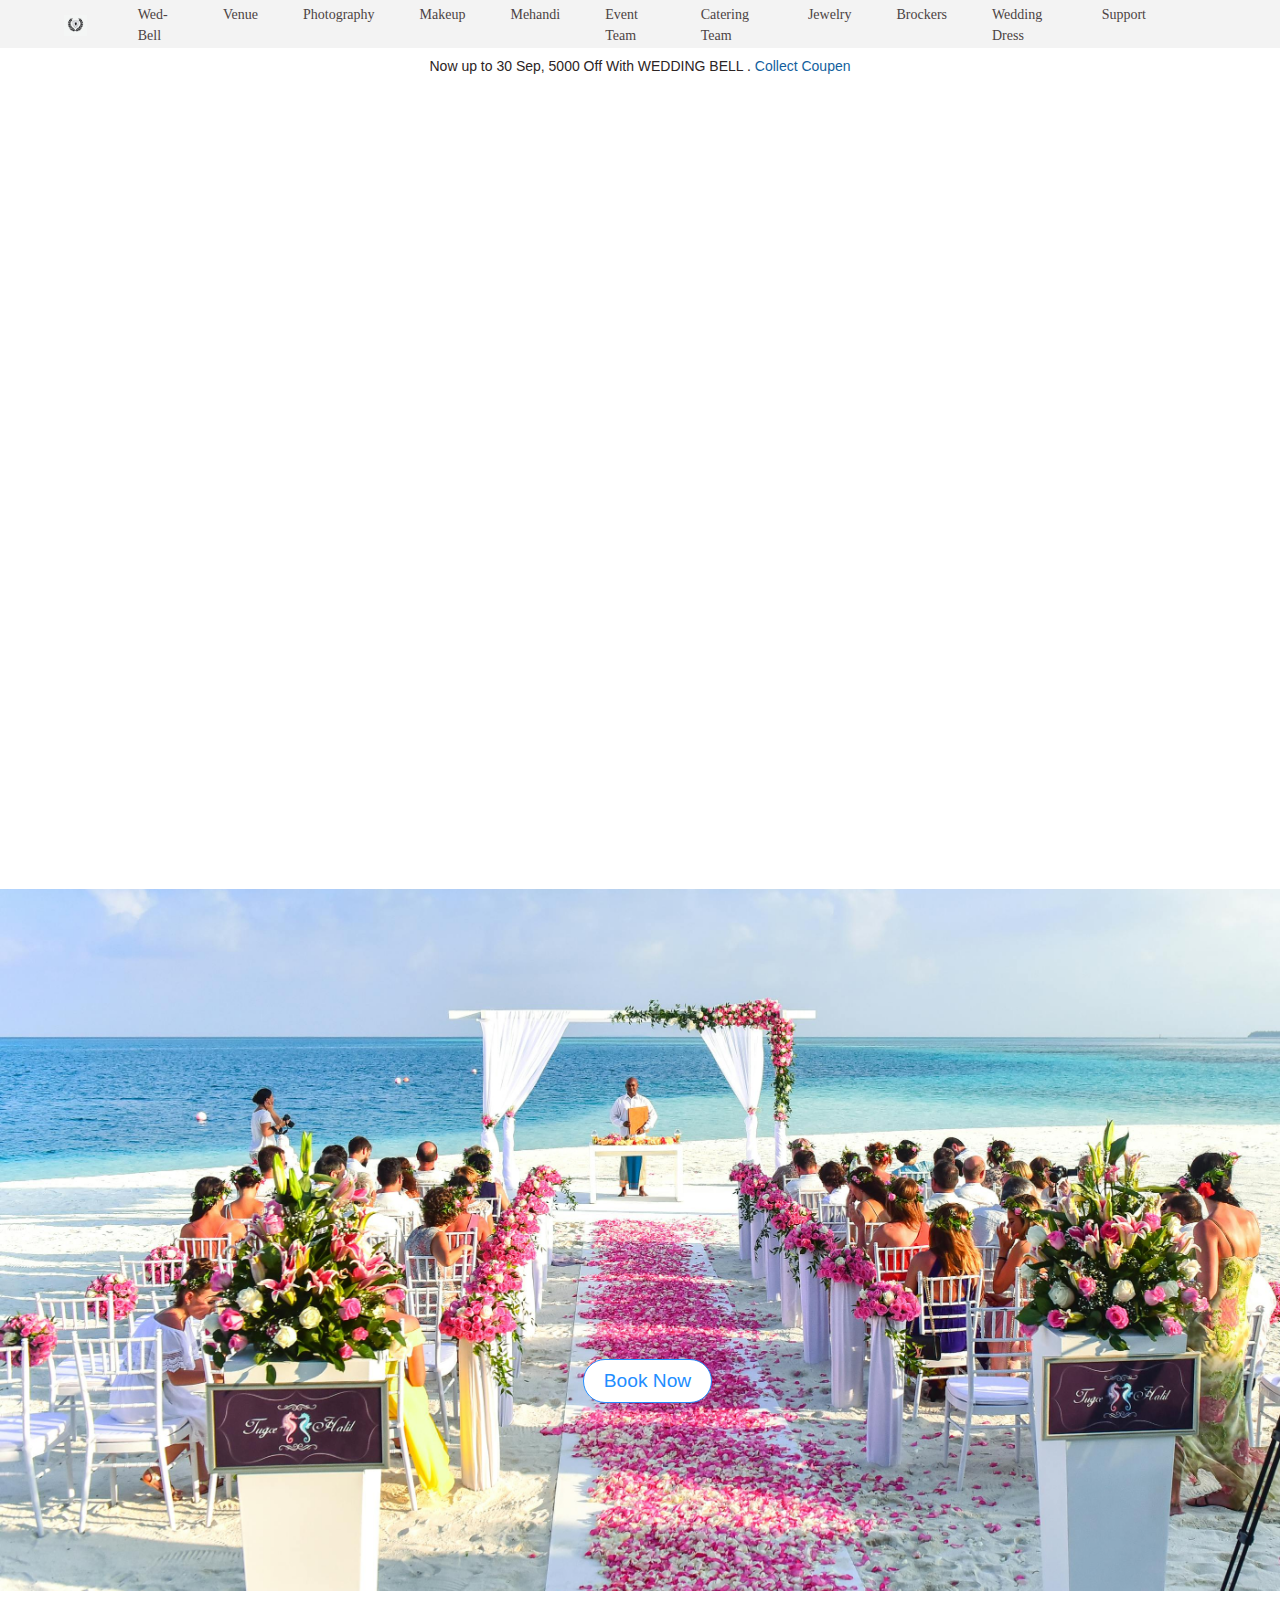
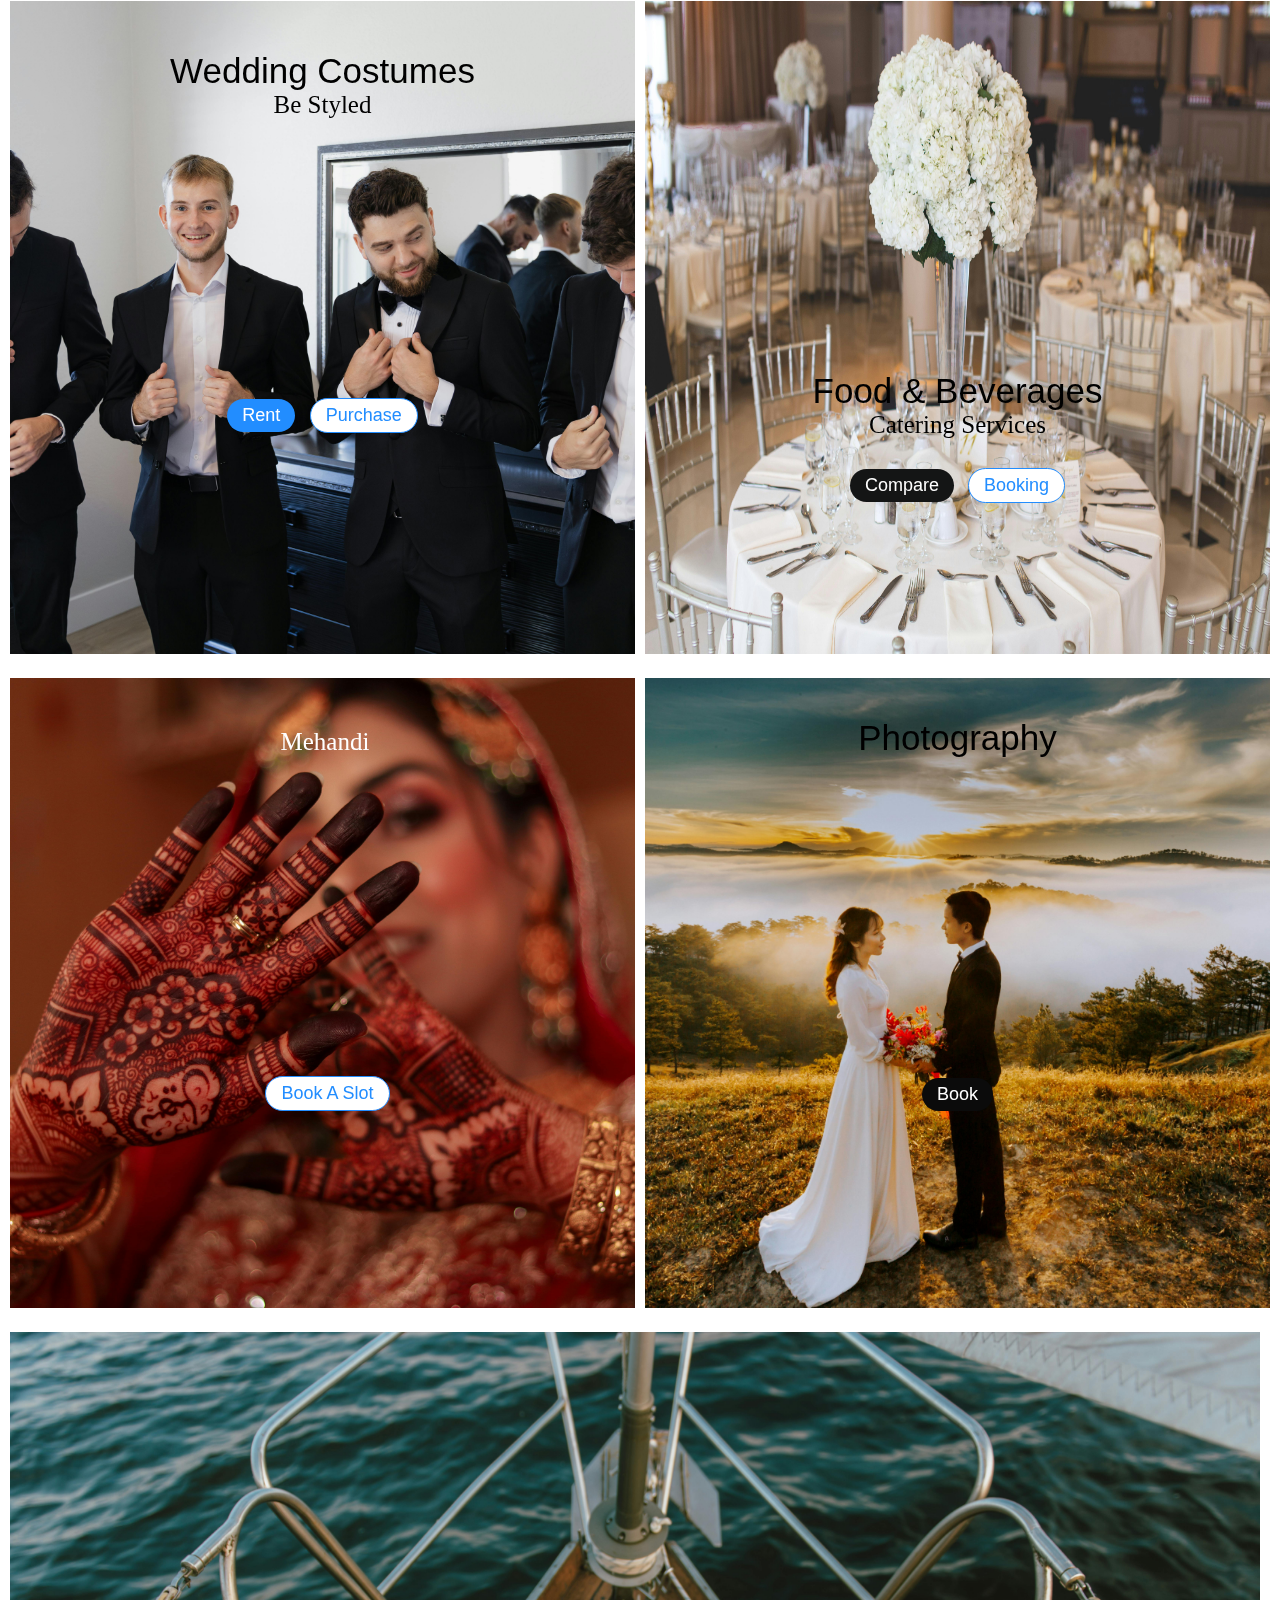
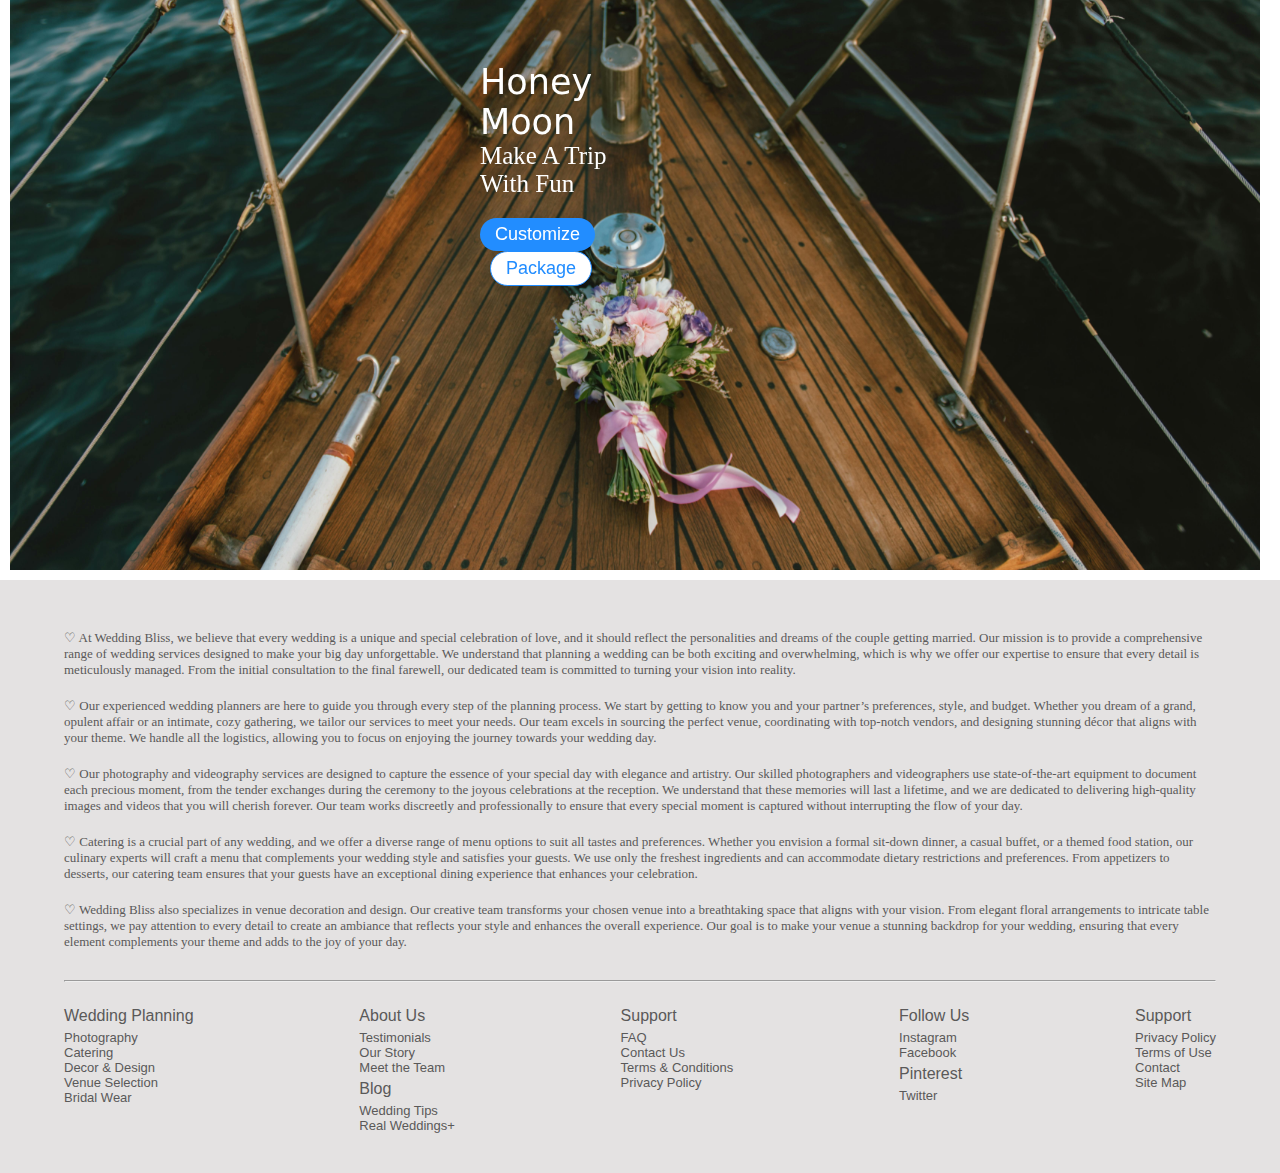
<file: apple.html>
<!DOCTYPE html>
<html lang="en">
<head>
    <link rel="shortcut icon" href="newpic/LOGO1.jpg" type="image/x-icon"/>
    <link rel="stylesheet" href="apple.css"/>
    <link rel="stylesheet" href="https://cdnjs.cloudflare.com/ajax/libs/font-awesome/6.5.2/css/all.min.css" integrity="sha512-SnH5WK+bZxgPHs44uWIX+LLJAJ9/2PkPKZ5QiAj6Ta86w+fsb2TkcmfRyVX3pBnMFcV7oQPJkl9QevSCWr3W6A==" crossorigin="anonymous" referrerpolicy="no-referrer" />
    <meta charset="UTF-8"/>
    <meta name="viewport" content="width=device-width, initial-scale=1.0"/>
    <title>WEDDING BELL</title>
</head>
<body>
    <header>
    <section id="navbar">
        <div class="wrapper">
            <div class="header">
                <div class="nav-left">
                    <h1 class="logo">
                        <a href="index.html"><img src="newpic/LOGO1.jpg" alt="logo"></a>                    
                    </h1>
                </div>
                <div class="nav-mid">
                    <ul>                    
                        <li><a href="index.html">Wed-Bell</a></li>
                        <li><a href="Venue.html">Venue</a></li>
                        <li><a href="photography.html">Photography</a></li>
                        <li><a href="Makeup.html">Makeup</a></li>
                        <li><a href="Mehandi.html">Mehandi</a></li>
                        <li><a href="Event-Team.html">Event Team</a></li>
                        <li><a class="li" href="Catering-Team.html">Catering Team</a></li>
                        <li><a class="li" href="Jewelry.html">Jewelry</a></li>
                        <li><a class="li"  href="Brockers.html">Brockers</a></li>
                        <li><a class="li" href="Wedding Dress.html">Wedding Dress</a></li>
                        <li id="support"><a href="#">Support</a></li>
                        <i class="fa-solid fa-magnifying-glass"></i>
                        <i class="fa-solid fa-bag-shopping"></i>          
                    </ul>
                    
                </div>
            </div>
        </div>
    </section>
    <section id="header_bottom">
        <p>
            Now up to 30 Sep, 5000 Off With WEDDING BELL .<a href="#">  Collect Coupen </a>
        </p>
    </section>
    </header>
    
    <!-- Spotlight Section -->
    <section id="spotlight">
        <div class="spotvideo">
            <video src="img/A.mp4" autoplay muted loop></video>
        </div>
        <div class="spot">
            <div class="spottext">
               
                <H2>Getting Married.</H2>
                <p>Two Body Into 1 soul.</p>
                <!-- <button>Wedding Package</button> -->
            </div>
        </div>
    </section>
    <section id="spotframe">
        <div class="imgframe">
            <img src="img/pexels-asadphoto-169198.jpg" alt="image">
        </div>
        <div class="imgtext">
            <p></p>
            <span></span>
                <div class="spotspace">
                    
                    <button class="button2">Book Now</button>
                </div>

        </div>

    </section>
    
<div id="container">
      <section id="products">
          <div class="imgproducts">
              <img src="img1/pexels-anastasia-nagibina-1116204043-27691948.jpg" alt="image"/> 
          </div>
          <div class="productstext">
            <p>Wedding Costumes</p>
            <span>Be Styled </span>
            <div class="productsbutton">            
              <button class="button3">Rent</button>
              <button class="button4">Purchase</button>
            </div>
          </div>
          
      </section>
      <section id="macbook">
          <div class="macimg">
               <img src="img1/pexels-thatguycraig000-2306281 (1).jpg" alt="image"/>
               <div class="mactext">
                <p>Food & Beverages</p>
                <span>Catering Services</span>
                <div class="macbutton">            
                  <button class="buttona">Compare</button>
                  <button class="buttonb">Booking</button>
                </div>
            </div>
               
          </div>
          
      </section>
</div>
<div id="container">
    <section id="iwatch">
        <div class="imgiwatch">
            <img src="img1/Mehandi.jpg" alt="image"/> 
        </div>
        <div class="iwatchtext">
          
          <span>Mehandi</span>
          <div class="iwatchbutton">            
            
            <button class="buttoni2">Book A Slot</button>
          </div>
        </div>
        
    </section>
    <section id="ipad">
        <div class="ipadimg">
             <img src="img1/photograph.jpg" alt="image"/>
             <div class="ipadtext">
              <p>Photography</p>
              <span></span>
              <div class="ipadbutton">            
                <button class="buttonia">Book</button>
                
              </div>
          </div>
             
        </div>
        
    </section>
</div>
<div id="container">
    <section id="airpod">
        <div class="imgairpod">
            <img src="img1/photography.jpg" alt="image"/> 
        </div>
        <div class="airpodtext">
          <p>Honey Moon</p>
          <span>Make A Trip With Fun</span>
          <div class="airpodbutton">            
            <button class="buttona1">Customize</button>
            <button class="buttona2">Package</button>
          </div>
        </div>
        
    </section>
    <section id="iphone">
                  
               
               
              </div>
          </div>
             
        </div>
        
    </section>
</div>
<footer>
    <div class="wrapper">
        <div class="footer-top">       
            <p>
                ♡ At Wedding Bliss, we believe that every wedding is a unique and special celebration of love, and it should reflect the personalities and dreams of the couple getting married. Our mission is to provide a comprehensive range of wedding services designed to make your big day unforgettable. We understand that planning a wedding can be both exciting and overwhelming, which is why we offer our expertise to ensure that every detail is meticulously managed. From the initial consultation to the final farewell, our dedicated team is committed to turning your vision into reality.

            </p>
            <p>
                ♡ Our experienced wedding planners are here to guide you through every step of the planning process. We start by getting to know you and your partner’s preferences, style, and budget. Whether you dream of a grand, opulent affair or an intimate, cozy gathering, we tailor our services to meet your needs. Our team excels in sourcing the perfect venue, coordinating with top-notch vendors, and designing stunning décor that aligns with your theme. We handle all the logistics, allowing you to focus on enjoying the journey towards your wedding day.

            </p>                                      
            <p> ♡ Our photography and videography services are designed to capture the essence of your special day with elegance and artistry. Our skilled photographers and videographers use state-of-the-art equipment to document each precious moment, from the tender exchanges during the ceremony to the joyous celebrations at the reception. We understand that these memories will last a lifetime, and we are dedicated to delivering high-quality images and videos that you will cherish forever. Our team works discreetly and professionally to ensure that every special moment is captured without interrupting the flow of your day.
            </p>
            <p>♡ Catering is a crucial part of any wedding, and we offer a diverse range of menu options to suit all tastes and preferences. Whether you envision a formal sit-down dinner, a casual buffet, or a themed food station, our culinary experts will craft a menu that complements your wedding style and satisfies your guests. We use only the freshest ingredients and can accommodate dietary restrictions and preferences. From appetizers to desserts, our catering team ensures that your guests have an exceptional dining experience that enhances your celebration.</p>
            <p>♡ Wedding Bliss also specializes in venue decoration and design. Our creative team transforms your chosen venue into a breathtaking space that aligns with your vision. From elegant floral arrangements to intricate table settings, we pay attention to every detail to create an ambiance that reflects your style and enhances the overall experience. Our goal is to make your venue a stunning backdrop for your wedding, ensuring that every element complements your theme and adds to the joy of your day.</p>
            </p>
            <hr />
        </div>
            <div class="footerbottom">
                <div>
                    <H4>Wedding Planning</H4>
                    <li><a href="#">Photography</a></li>
                    <li><a href="#">Catering</a></li>
                    <li><a href="#">Decor & Design</a></li>
                    <li><a href="#">Venue Selection</a></li>
                    <li><a href="#">Bridal Wear</a></li>
                    
                    

                </div>
                <div>
                    <H4>About Us</H4>
                    <li><a href="#">Testimonials</a></li>
                    <li><a href="#">Our Story</a></li>
                    <li><a href="#">Meet the Team</a></li>
                    <H4>Blog</H4>
                    <li><a href="#">Wedding Tips</a></li>
                    <li><a href="#"></a>Real Weddings+</li>
                   
                </div>
                <div>
                    <h4>Support</h4>
                    <li><a href="#">FAQ</a></li>
                    <li><a href="#">Contact Us</a></li>
                    <li><a href="#">Terms & Conditions</a></li>
                    <li><a href="#">Privacy Policy</a></li>
                   
                </div>
                <div>
                    <h4>Follow Us</h4>
                    <li><a href="#">Instagram</a></li>
                    <li><a href="#">Facebook</a></li>
                    <h4>Pinterest</h4>
                    <li><a href="#">Twitter</a></li>
                 
                </div>
                <div>
                    <h4>Support</h4>
                    <li><a href="#">Privacy Policy</a></li>
                    <li><a href="#">Terms of Use</a></li>
                    <li><a href="#">Contact</a></li>
                    <li><a href="#">Site Map</a></li>
                   
                    
                </div>

            </div>
    </div>            
    </div>
</footer>


</body>
</html>
</file>
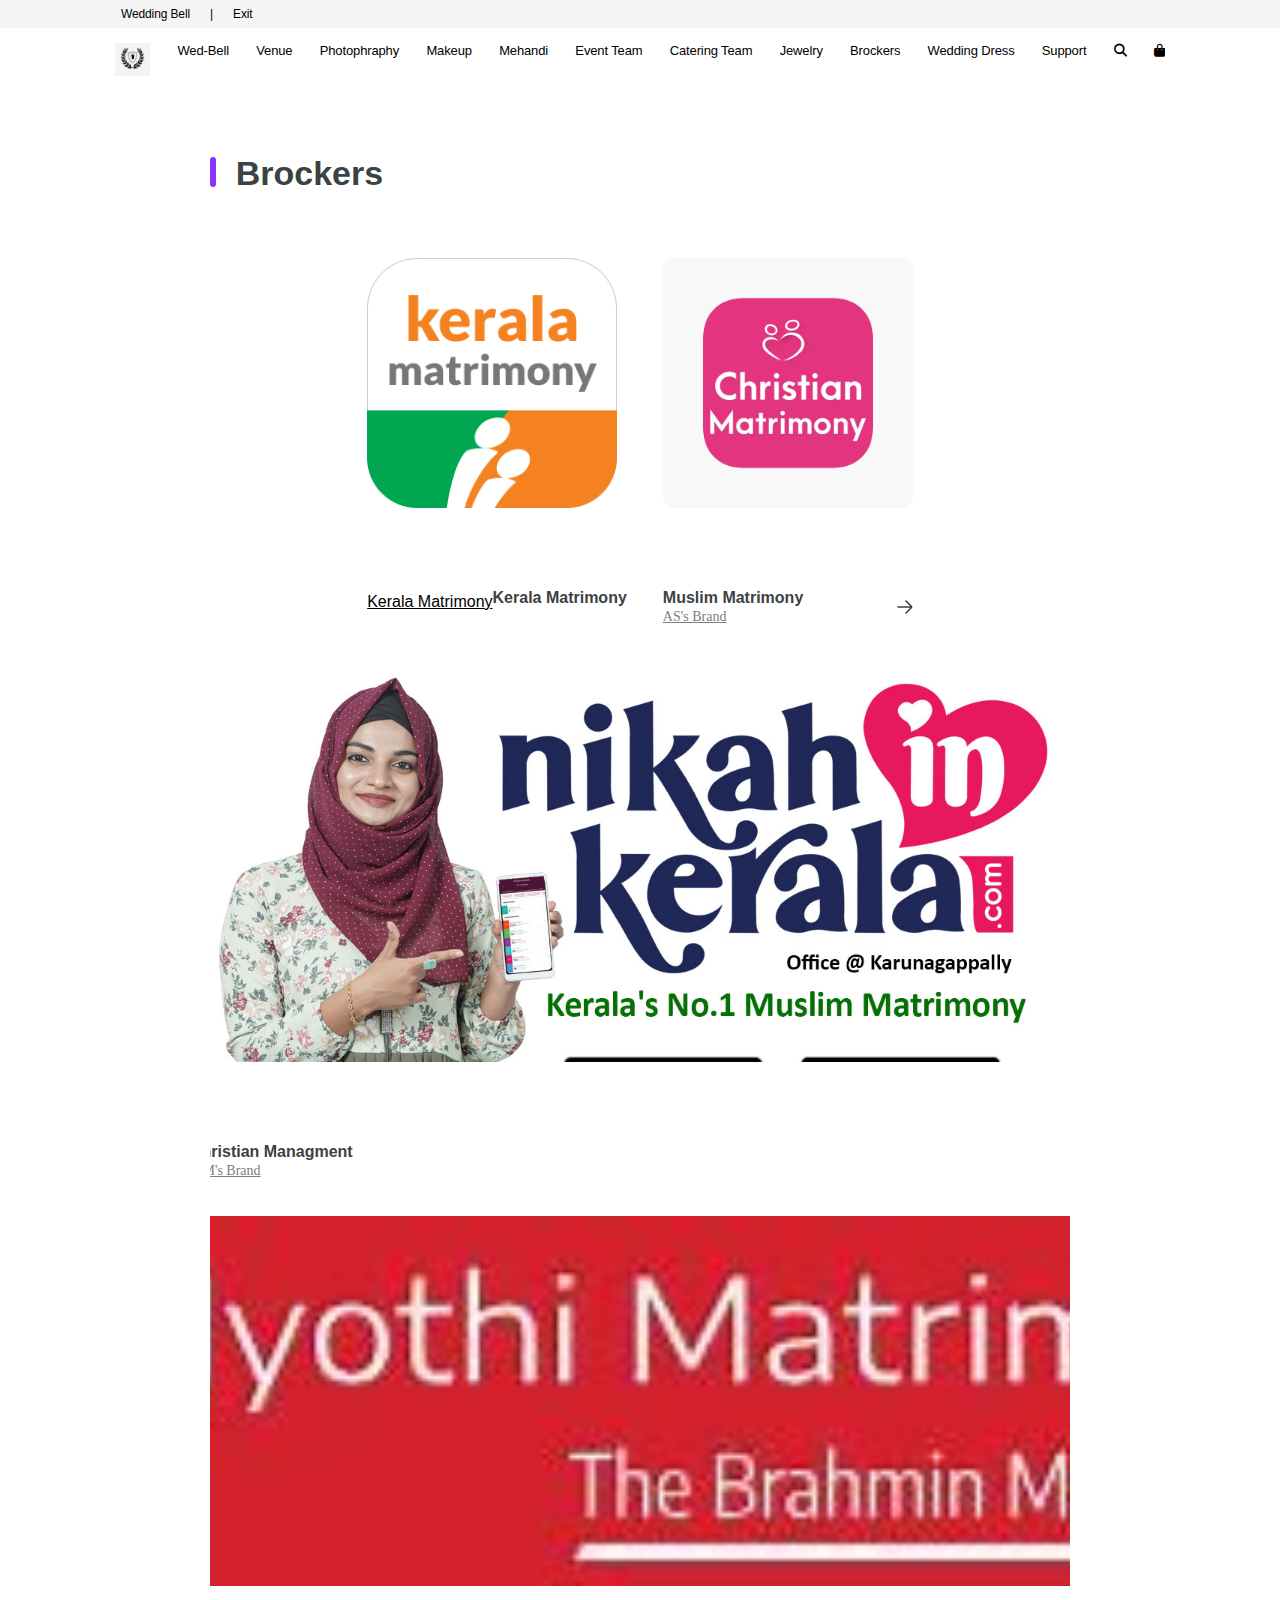
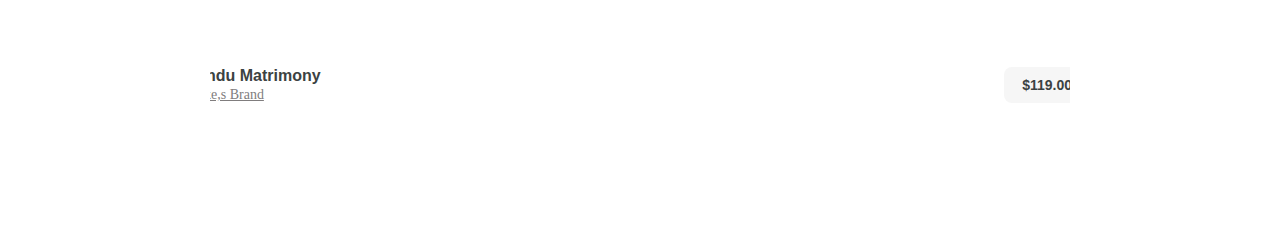
<file: Brockers.html>
<!DOCTYPE html>
<html lang="en">
<head>
    <meta charset="UTF-8">
    <meta name="viewport" content="width=device-width, initial-scale=1.0">
    <link rel="stylesheet" href="Brockers.css"/>
    <link rel="stylesheet" href="style.css"/>
    <link rel="stylesheet" href="https://cdnjs.cloudflare.com/ajax/libs/font-awesome/6.5.2/css/all.min.css">
    <link rel="shortcut icon" href="img1/logo.jpg" type="image/x-icon">
    <meta name="viewport" content="width=device-width, initial-scale=1.0">
    <link rel="stylesheet"href="https://cdn.jsdelivr.net/npm/swiper@11/swiper-bundle.min.css"/>
    <title>WEDDING BELL</title>
</head>
<body>
    <section id="nav-one">
        <div class="wrapper">
            <div class="header">
                <div class="nav-top">
                    <ul class="navone-ul">
                        <li><a href="#">Wedding Bell</a></li>
                        <li><a href="#">|</a></li>
                        <li><a href="#">Exit</a></li>
                    </ul>
                </div>
            </div>             
        </div>
    </section>
    <div id="nav-two">
        <div class="wrapper">
            <ul class="navtwo-ul">
                <li class="nav-img"><a href="apple.html">
                    <img src="newpic/LOGOO.jpg" alt="image">
                </a></li>
                <li><a href="index.html">Wed-Bell</a></li>
                <li><a href="Venue.html">Venue</a></li>
                <li><a href="photography.html">Photophraphy</a></li>
                <li><a href="Makeup.html">Makeup</a></li>
                <li><a href="Mehandi.html">Mehandi</a></li>
                <li><a href="Event-Team.html">Event Team</a></li>
                <li><a href="Catering-Team.css">Catering Team</a></li>
                <li><a href="Jewelry.html">Jewelry</a></li>
                <li><a href="Brockers.html">Brockers</a></li>
                <li><a href="Wedding Dress.html">Wedding Dress</a></li>
                <li id="support"><a href="#">Support</a></li>
                <li><a class ="search-bar"  href="#"  >
                    <i class="fa-solid fa-magnifying-glass">
                    </i></a></li>
                <li class="cart"><a href="#"><i class="fa-solid fa-bag-shopping" ></i></a></li>       
            </ul>
            <div class="support">
                <div class="support-content">
                    <h4> Support</h4>
                    <div class="content-help">
                        <span><h5>Forgotten Login ID password</h5></span>
                        <span><h5>Urgent Requirment</h5></span>
                        <span><h5>Estimations & Offers</h5></span>
                    </div>
                    <h3><a href="#">Search For More Offers ?</a></h3>
                </div>
            </div>
            <div class="hover-searchbar">
                <div class="hoversub-section">
                    <div class="search-content">
                        <img class="search-icon" src="image/svgexport-22.svg" alt="image"/>
                        <input id="input" placeholder="WEDDING BELL.com" type="searchbar"/>
                        <img class="close-icon" src="image/svgexport-20.svg"  alt="image" />
                    </div>
                </div>
            </div>


    <section id="lime-light">
        <div class="wrapper">
            <div class="light-head">
                <span class="rectangle"></span>
                <h2 class="light-head-text">Brockers</h2>
            </div>
            <div class="light-content">
                <div class="light-card-content">
                    <div class="light-image">
                        <div class="span">
                      
                            
                        </span></div>
                    </div>
                    <div class="image-text-arrow">
                        <a href="https://www.keralamatrimony.com/">Kerala Matrimony</a>
                        <div class="image-text">
                            <h6 class="image-text1">Kerala Matrimony</h6>
                           
                        </div>
                        <br>
                       <div class="light-arrow">
                          
                        </div>
                    </div>
                </div>
                <div class="light-card-content">
                    <div class="light-image1">
                       
                        <div class="span">
                          
                            <div class="image-whitespace">
                               
                            </div>
                        </div>
                    </div>
                    <div class="image-text-arrow">
                        <div class="image-text">
                            <h6 class="image-text1">Muslim Matrimony</h6>
                            <span><a class="explore" href="#">AS's  Brand</a></span>
                        </div>
                        <div class="light-arrow">
                            <img  src="image1/arrow-right.svg" alt="image"/>
                        </div>
                    </div>
                </div>
                <div class="light-card-content">
                    <div class="light-image2">
                        <div class="span">
                            <span class="image-whitespace">
                            <div class="wishlist">
                               
                            </div>
                        </span></div>    
                    </div>
                    <div class="image-text-arrow">
                        <div class="image-text">
                            <h6 class="image-text1">Christian Managment</h6>
                            <span><a class="explore"href="#">MM's  Brand</a></span>
                        </div>
                        <div class="light-arrow">
                            <img  src="image1/arrow-right.svg" alt="image"/>
                        </div>
                        
                    </div>
                </div>
                <div class="light-head-text">
                    <div class="light-image3">
                        <div class="span">
                            <span class="image-whitespace">
                                
                        </span></div>
                    </div>
                    <div class="image-text-arrow">
                        <div class="image-text">
                            <h6 class="image-text1">Hindu Matrimony</h6>
                            <span><a class="explore"href="#">Nike,s  Brand</a></span>
                        </div>
                        <div class="rate">
                            <h6 class="number">$119.00</h6>
                        </div>
                    </div>
                </div>
            </div>
        </div>
    </section>
<body>
</body>
</body>
</html>
</file>
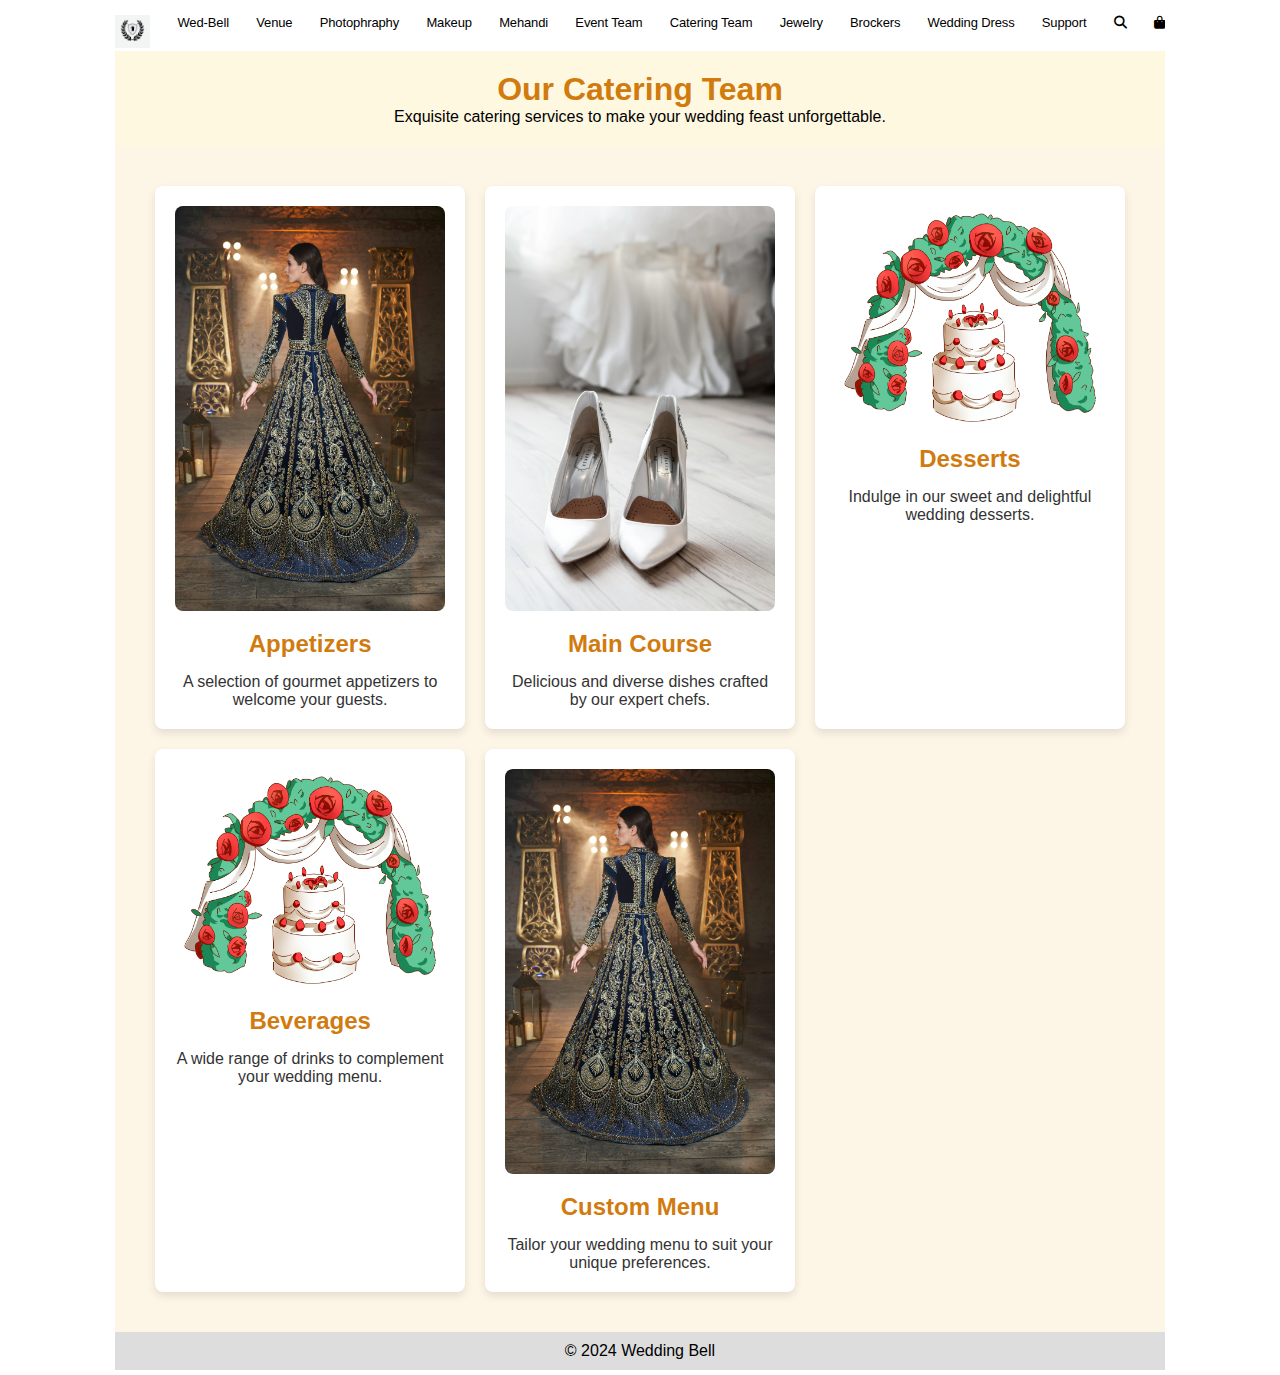
<file: Catering-Team.html>
<!DOCTYPE html>
<html lang="en">
<head>
    <meta charset="UTF-8">
    <meta name="viewport" content="width=device-width, initial-scale=1.0">
    <link rel="stylesheet" href="Catering-Team.css"/>
    <link rel="stylesheet" href="style.css"/>
    <link rel="stylesheet" href="https://cdnjs.cloudflare.com/ajax/libs/font-awesome/6.5.2/css/all.min.css">
    <link rel="shortcut icon" href="newpic/LOGOO.jpg" type="image/x-icon">
    <meta name="viewport" content="width=device-width, initial-scale=1.0">
    <link rel="stylesheet"href="https://cdn.jsdelivr.net/npm/swiper@11/swiper-bundle.min.css"/>
    <title>WEDDING BELL</title>
</head>
<body>
    <div id="nav-two">
        <div class="wrapper">
            <ul class="navtwo-ul">
                <li class="nav-img"><a href="apple.html">
                    <img src="newpic/LOGOO.jpg" alt="image">
                </a></li>
                <li><a href="index.html">Wed-Bell</a></li>
                <li><a href="Venue.html">Venue</a></li>
                <li><a href="photography.html">Photophraphy</a></li>
                <li><a href="Makeup.html">Makeup</a></li>
                <li><a href="Mehandi.html">Mehandi</a></li>
                <li><a href="Event-Team.html">Event Team</a></li>
                <li><a href="Catering-Team.css">Catering Team</a></li>
                <li><a href="Jewelry.html">Jewelry</a></li>
                <li><a href="Brockers.html">Brockers</a></li>
                <li><a href="Wedding Dress.html">Wedding Dress</a></li>
                <li id="support"><a href="#">Support</a></li>
                <li><a class ="search-bar"  href="#"  >
                    <i class="fa-solid fa-magnifying-glass">
                    </i></a></li>
                <li class="cart"><a href="#"><i class="fa-solid fa-bag-shopping" ></i></a></li>       
            </ul>
            <div class="support">
                <div class="support-content">
                    <h4> Support</h4>
                    <div class="content-help">
                        <span><h5>Forgotten Login ID password</h5></span>
                        <span><h5>Urgent Requirment</h5></span>
                        <span><h5>Estimations & Offers</h5></span>
                    </div>
                    <h3><a href="#">Search For More Offers ?</a></h3>
                </div>
            </div>
            <div class="hover-searchbar">
                <div class="hoversub-section">
                    <div class="search-content">
                        <img class="search-icon" src="image/svgexport-22.svg" alt="image"/>
                        <input id="input" placeholder="WEDDING BELL.com" type="searchbar"/>
                        <img class="close-icon" src="image/svgexport-20.svg"  alt="image" />
                    </div>
                </div>
            </div>

    <section class="catering-intro">
        <h1>Our Catering Team</h1>
        <p>Exquisite catering services to make your wedding feast unforgettable.</p>
    </section>

    <section class="catering-services">
        <div class="service">
            <img src="img1/pexels-altinduvakmoda-18860923.jpg" alt="Appetizers">
            <h2>Appetizers</h2>
            <p>A selection of gourmet appetizers to welcome your guests.</p>
        </div>
        <div class="service">
            <img src="img1/pexels-solliefoto-313705.jpg" alt="Main Course">
            <h2>Main Course</h2>
            <p>Delicious and diverse dishes crafted by our expert chefs.</p>
        </div>
        <div class="service">
            <img src="img1/Lovepik_com-611339457-Wedding wedding season wedding cake cartoon.png" alt="Desserts">
            <h2>Desserts</h2>
            <p>Indulge in our sweet and delightful wedding desserts.</p>
        </div>
        <div class="service">
            <img src="img1/Lovepik_com-611339457-Wedding wedding season wedding cake cartoon.png" alt="Drinks">
            <h2>Beverages</h2>
            <p>A wide range of drinks to complement your wedding menu.</p>
        </div>
        <div class="service">
            <img src="img1/pexels-altinduvakmoda-18860923.jpg" alt="Custom Menu">
            <h2>Custom Menu</h2>
            <p>Tailor your wedding menu to suit your unique preferences.</p>
        </div>
    </section>

    <footer>
        <p>&copy; 2024 Wedding Bell</p>
    </footer>
</body>
</html>
</file>
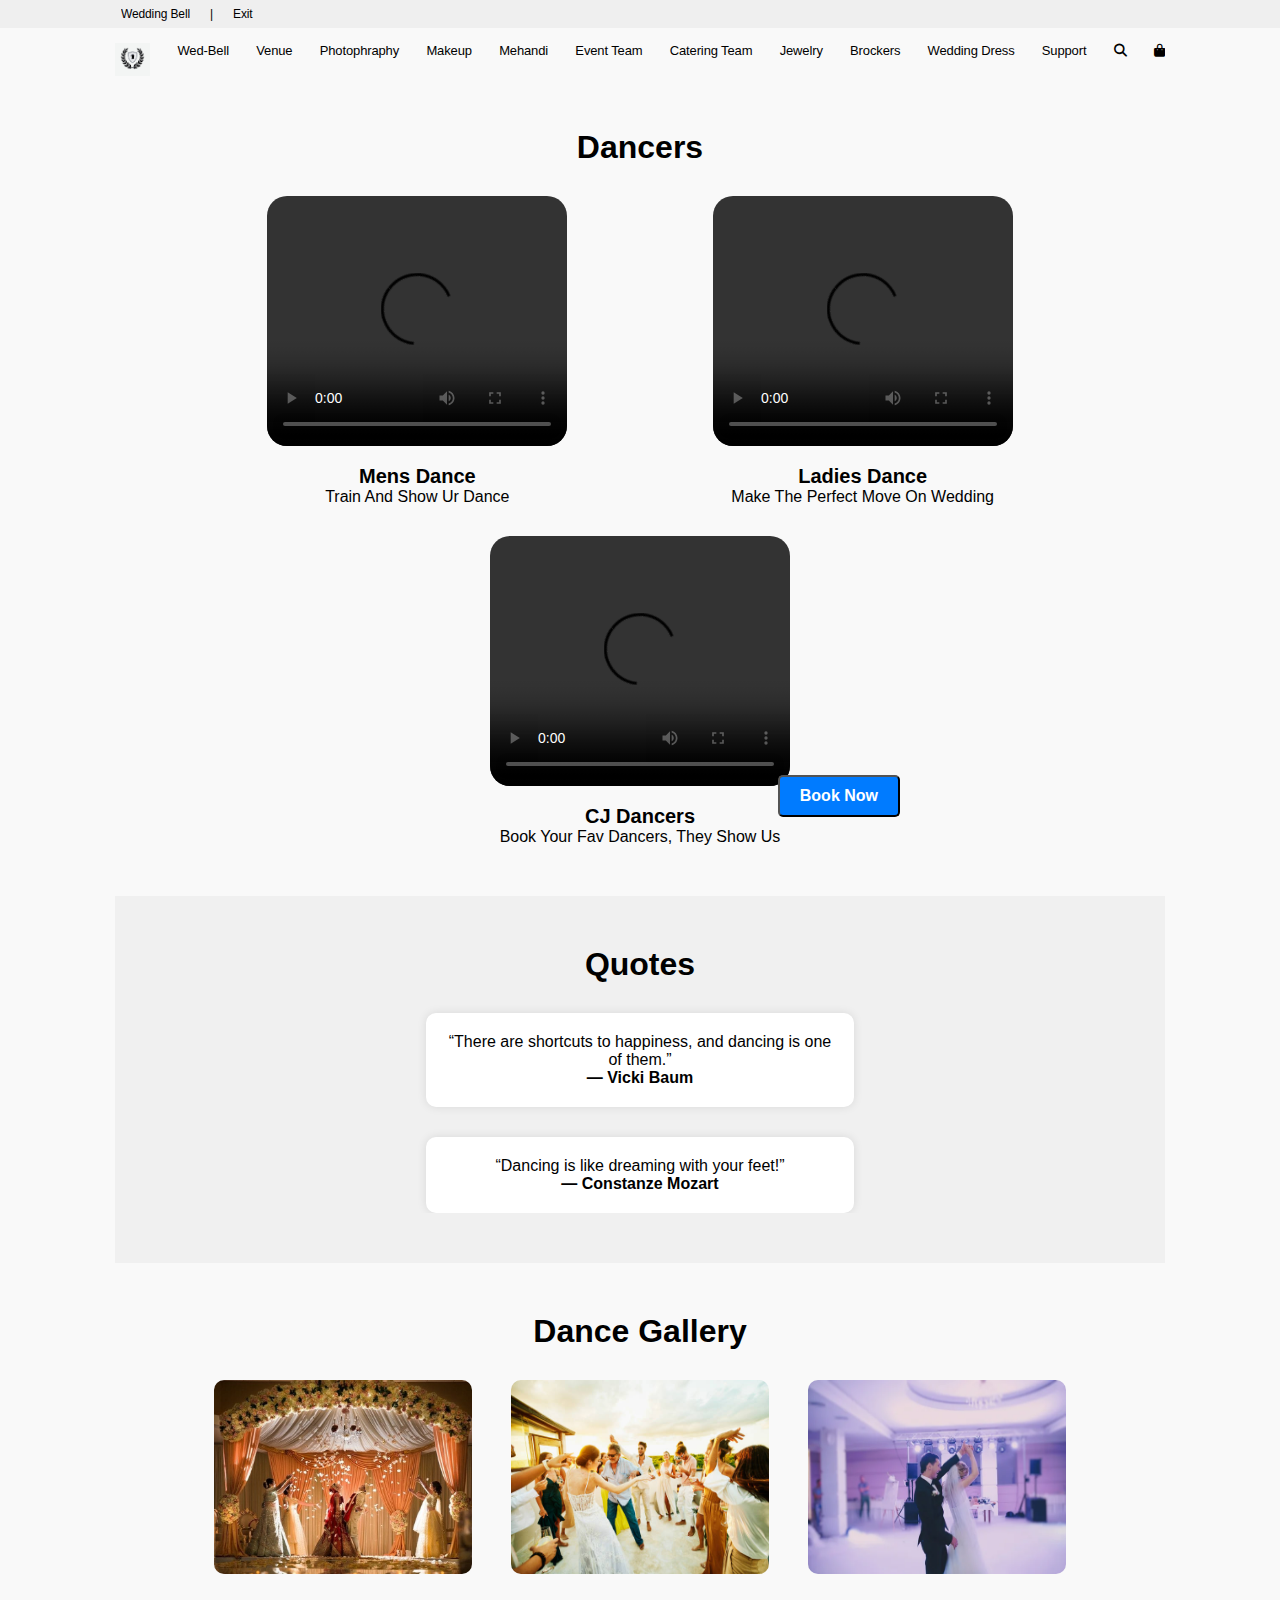
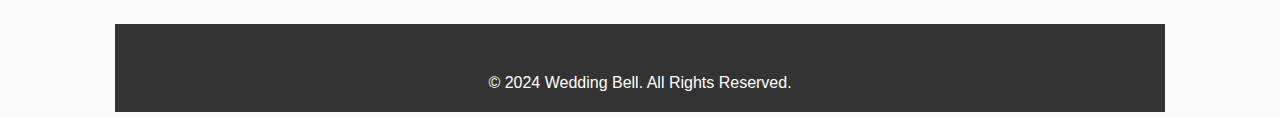
<file: Dance.html>
<!DOCTYPE html>
<html lang="en">
<head>
    <meta charset="UTF-8">
    <meta name="viewport" content="width=device-width, initial-scale=1.0">
    <link rel="stylesheet" href="Dance.css"/>
    <link rel="stylesheet" href="style.css"/>
    <link rel="stylesheet" href="https://cdnjs.cloudflare.com/ajax/libs/font-awesome/6.5.2/css/all.min.css">
    <link rel="shortcut icon" href="newpic/LOGOO.jpg" type="image/x-icon">
    <meta name="viewport" content="width=device-width, initial-scale=1.0">
    <link rel="stylesheet"href="https://cdn.jsdelivr.net/npm/swiper@11/swiper-bundle.min.css"/>
    <title>WEDDING BELL</title>
</head>
<body>
    <section id="nav-one">
        <div class="wrapper">
            <div class="header">
                <div class="nav-top">
                    <ul class="navone-ul">
                        <li><a href="#">Wedding Bell</a></li>
                        <li><a href="#">|</a></li>
                        <li><a href="#">Exit</a></li>
                    </ul>
                </div>
            </div>             
        </div>
    </section>
    <div id="nav-two">
        <div class="wrapper">
            <ul class="navtwo-ul">
                <li class="nav-img"><a href="apple.html">
                    <img src="newpic/LOGOO.jpg" alt="image">
                </a></li>
                <li><a href="index.html">Wed-Bell</a></li>
                <li><a href="Venue.html">Venue</a></li>
                <li><a href="photography.html">Photophraphy</a></li>
                <li><a href="Makeup.html">Makeup</a></li>
                <li><a href="Mehandi.html">Mehandi</a></li>
                <li><a href="Event-Team.html">Event Team</a></li>
                <li><a href="Catering-Team.css">Catering Team</a></li>
                <li><a href="Jewelry.html">Jewelry</a></li>
                <li><a href="Brockers.html">Brockers</a></li>
                <li><a href="Wedding Dress.html">Wedding Dress</a></li>
                <li id="support"><a href="#">Support</a></li>
                <li><a class ="search-bar"  href="#"  >
                    <i class="fa-solid fa-magnifying-glass">
                    </i></a></li>
                <li class="cart"><a href="#"><i class="fa-solid fa-bag-shopping" ></i></a></li>       
            </ul>
            <div class="support">
                <div class="support-content">
                    <h4> Support</h4>
                    <div class="content-help">
                        <span><h5>Forgotten Login ID password</h5></span>
                        <span><h5>Urgent Requirment</h5></span>
                        <span><h5>Estimations & Offers</h5></span>
                    </div>
                    <h3><a href="#">Search For More Offers ?</a></h3>
                </div>
            </div>
            <div class="hover-searchbar">
                <div class="hoversub-section">
                    <div class="search-content">
                        <img class="search-icon" src="image/svgexport-22.svg" alt="image"/>
                        <input id="input" placeholder="WEDDING BELL.com" type="searchbar"/>
                        <img class="close-icon" src="image/svgexport-20.svg"  alt="image" />
                    </div>
                </div>
            </div>

    <!-- Services Section -->
    <section id="services">
        <div class="wrapper">
            <h2>Dancers</h2>
            
            <div class="service-cards">
                <div class="service-card">
                    <video src="Video/Dance1.mp4" loop controls></video>
                 
                    <h3>Mens Dance</h3>
                    <p>Train And Show Ur Dance</p>
                </div>
                <div class="service-card">
                    <video src="Video/Dance 2.mp4" loop controls></video>
                    
                    <h3>Ladies Dance</h3>
                    <p>Make The Perfect Move On Wedding</p>
                </div>
                <div class="service-card">
                    <video src="Video/Dance3.mp4" loop controls></video>
                    <h3>CJ Dancers</h3>
                    <p>Book Your Fav Dancers, They Show Us</p>
                    <button>Book Now</button>
                </div>
            </div>
        </div>
    </section>

    <!-- Testimonials Section -->
    <section id="testimonials">
        <div class="wrapper">
            <h2>Quotes</h2>
            <div class="testimonial-cards">
                <div class="testimonial-card">
                    <p> “There are shortcuts to happiness, and dancing is one of them.” </p>
                    <h4>— Vicki Baum</h4>
                </div>
                <div class="testimonial-card">
                    <p>“Dancing is like dreaming with your feet!”</p>
                    <h4>  — Constanze Mozart</h4>
                </div>
            </div>
        </div>
    </section>

    <!-- Gallery Section -->
    <section id="gallery">
        <div class="wrapper">
            <h2>Dance Gallery</h2>
            <div class="gallery-images">
                <img src="newpic/weddingdance.jpeg" alt="Wedding Image 1">
                <img src="newpic/weddingdance5.jpg" alt="Wedding Image 2">
                <img src="newpic/weddingdance1.jpg" alt="Wedding Image 3">
            </div>
        </div>
    </section>

    <!-- Footer -->
    <footer id="footer">
        <div class="wrapper">
            <p>&copy; 2024 Wedding Bell. All Rights Reserved.</p>
        </div>
    </footer>

</body>
</html>
</file>
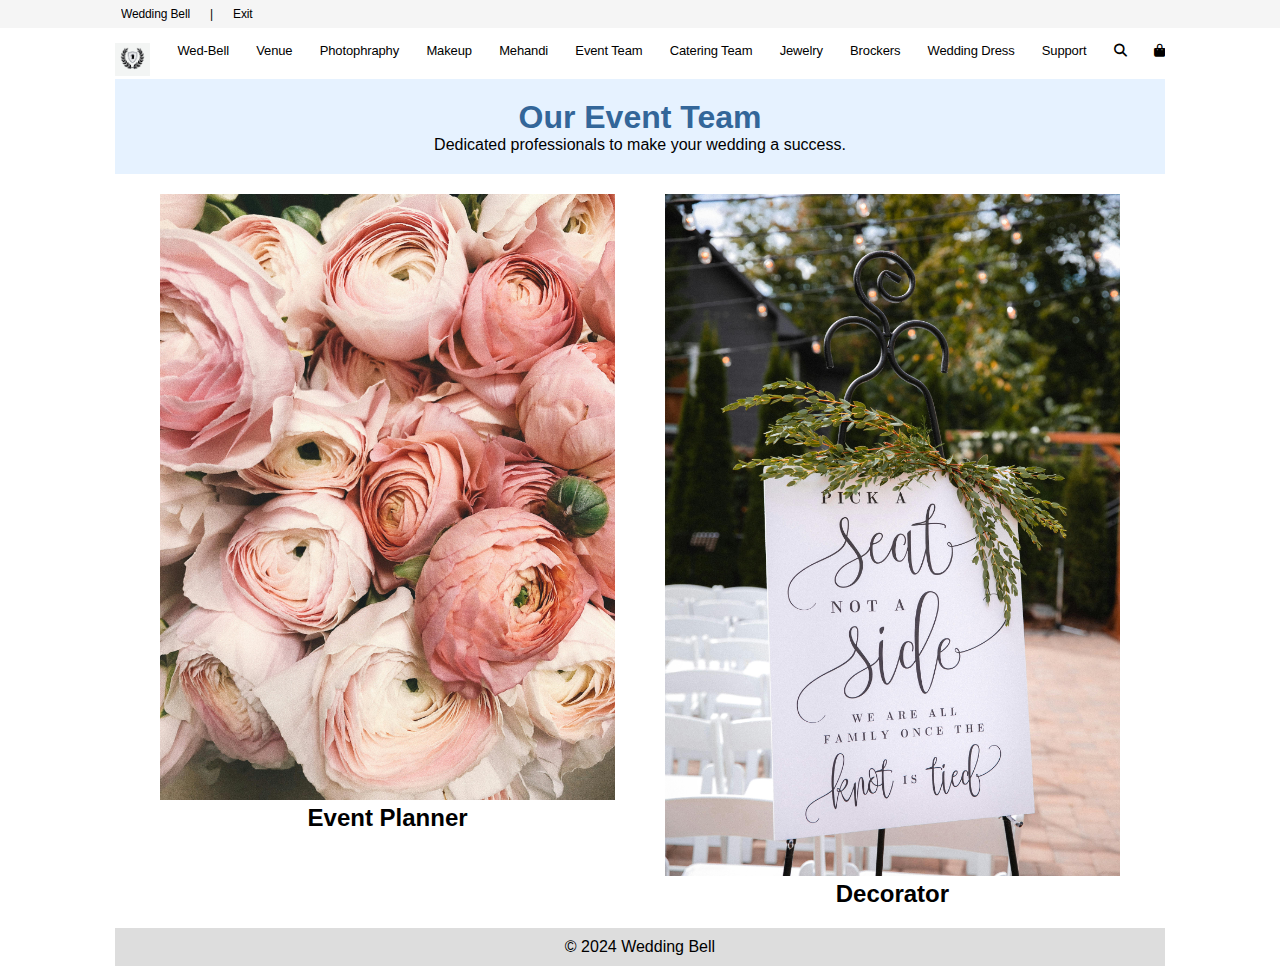
<file: Event-Team.html>
<!DOCTYPE html>
<html lang="en">
<head>
    <meta charset="UTF-8">
    <meta name="viewport" content="width=device-width, initial-scale=1.0">
    <link rel="stylesheet" href="Event-Team.css"/>
    <link rel="stylesheet" href="style.css"/>
    <link rel="stylesheet" href="https://cdnjs.cloudflare.com/ajax/libs/font-awesome/6.5.2/css/all.min.css">
    <link rel="shortcut icon" href="newpic/LOGOO.jpg" type="image/x-icon">
    <meta name="viewport" content="width=device-width, initial-scale=1.0">
    <link rel="stylesheet"href="https://cdn.jsdelivr.net/npm/swiper@11/swiper-bundle.min.css"/>
    <title>WEDDING BELL</title>
</head>
<body>
    <section id="nav-one">
        <div class="wrapper">
            <div class="header">
                <div class="nav-top">
                    <ul class="navone-ul">
                        <li><a href="#">Wedding Bell</a></li>
                        <li><a href="#">|</a></li>
                        <li><a href="#">Exit</a></li>
                    </ul>
                </div>
            </div>             
        </div>
    </section>
    <div id="nav-two">
        <div class="wrapper">
            <ul class="navtwo-ul">
                <li class="nav-img"><a href="apple.html">
                    <img src="newpic/LOGOO.jpg" alt="image">
                </a></li>
                <li><a href="index.html">Wed-Bell</a></li>
                <li><a href="index.html">Venue</a></li>
                <li><a href="photography.html">Photophraphy</a></li>
                <li><a href="photography.html">Makeup</a></li>
                <li><a href="photography.html">Mehandi</a></li>
                <li><a href="photography.html">Event Team</a></li>
                <li><a href="photography.html">Catering Team</a></li>
                <li><a href="photography.html">Jewelry</a></li>
                <li><a href="photography.html">Brockers</a></li>
                <li><a href="photography.html">Wedding Dress</a></li>
                <li id="support"><a href="#">Support</a></li>
                <li><a class ="search-bar"  href="#"  >
                    <i class="fa-solid fa-magnifying-glass">
                    </i></a></li>
                <li class="cart"><a href="#"><i class="fa-solid fa-bag-shopping" ></i></a></li>       
            </ul>
            <div class="support">
                <div class="support-content">
                    <h4> Support</h4>
                    <div class="content-help">
                        <span><h5>Forgotten Login ID password</h5></span>
                        <span><h5>Urgent Requirment</h5></span>
                        <span><h5>Estimations & Offers</h5></span>
                    </div>
                    <h3><a href="#">Search For More Offers ?</a></h3>
                </div>
            </div>
            <div class="hover-searchbar">
                <div class="hoversub-section">
                    <div class="search-content">
                        <img class="search-icon" src="image/svgexport-22.svg" alt="image"/>
                        <input id="input" placeholder="WEDDING BELL.com" type="searchbar"/>
                        <img class="close-icon" src="image/svgexport-20.svg"  alt="image" />
                    </div>
                </div>
            </div>

           
            
                <section class="event-intro">
                    <h1>Our Event Team</h1>
                    <p>Dedicated professionals to make your wedding a success.</p>
                </section>
            
                <section class="team-gallery">
                    <article>
                        <img src="imagenew/11.jpg" alt="Event Planner 1">
                        <h2>Event Planner</h2>
                    </article>
                    <article>
                        <img src="imagenew/6.jpg" alt="Decorator 2">
                        <h2>Decorator</h2>
                    </article>
                </section>
            
                <footer>
                    <p>&copy; 2024 Wedding Bell</p>
                </footer>
            </body>
            </html>
</file>
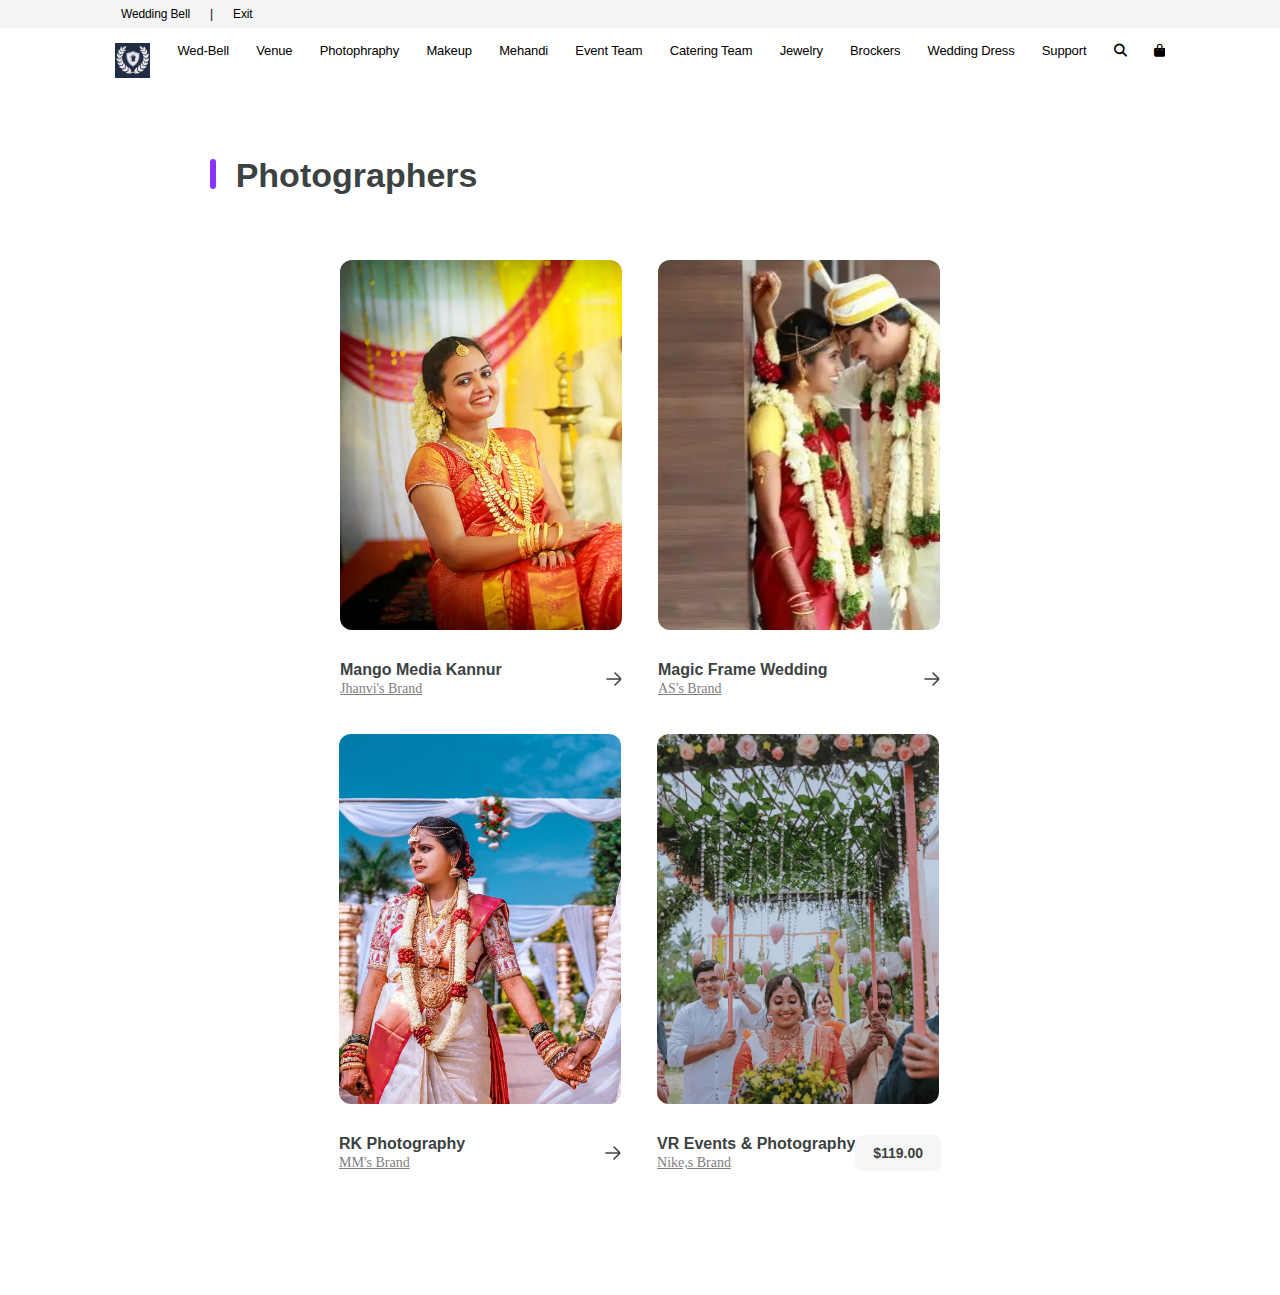
<file: Jewelry.html>
<!DOCTYPE html>
<html lang="en">
<head>
    <meta charset="UTF-8">
    <meta name="viewport" content="width=device-width, initial-scale=1.0">
    <link rel="stylesheet" href="photo.css"/>
    <link rel="stylesheet" href="style.css"/>
    <link rel="stylesheet" href="https://cdnjs.cloudflare.com/ajax/libs/font-awesome/6.5.2/css/all.min.css">
    <link rel="shortcut icon" href="newpic/LOGOO.jpg" type="image/x-icon">
    <meta name="viewport" content="width=device-width, initial-scale=1.0">
    <link rel="stylesheet"href="https://cdn.jsdelivr.net/npm/swiper@11/swiper-bundle.min.css"/>
    <title>WEDDING BELL</title>
</head>
<body>
    <section id="nav-one">
        <div class="wrapper">
            <div class="header">
                <div class="nav-top">
                    <ul class="navone-ul">
                        <li><a href="#">Wedding Bell</a></li>
                        <li><a href="#">|</a></li>
                        <li><a href="#">Exit</a></li>
                    </ul>
                </div>
            </div>             
        </div>
    </section>
    <div id="nav-two">
        <div class="wrapper">
            <ul class="navtwo-ul">
                <li class="nav-img"><a href="apple.html">
                    <img src="img1/logo.jpg" alt="image">
                </a></li>
                <li><a href="index.html">Wed-Bell</a></li>
                <li><a href="index.html">Venue</a></li>
                <li><a href="photography.html">Photophraphy</a></li>
                <li><a href="photography.html">Makeup</a></li>
                <li><a href="photography.html">Mehandi</a></li>
                <li><a href="photography.html">Event Team</a></li>
                <li><a href="photography.html">Catering Team</a></li>
                <li><a href="photography.html">Jewelry</a></li>
                <li><a href="photography.html">Brockers</a></li>
                <li><a href="photography.html">Wedding Dress</a></li>
                <li id="support"><a href="#">Support</a></li>
                <li><a class ="search-bar"  href="#"  >
                    <i class="fa-solid fa-magnifying-glass">
                    </i></a></li>
                <li class="cart"><a href="#"><i class="fa-solid fa-bag-shopping" ></i></a></li>       
            </ul>
            <div class="support">
                <div class="support-content">
                    <h4> Support</h4>
                    <div class="content-help">
                        <span><h5>Forgotten Login ID password</h5></span>
                        <span><h5>Urgent Requirment</h5></span>
                        <span><h5>Estimations & Offers</h5></span>
                    </div>
                    <h3><a href="#">Search For More Offers ?</a></h3>
                </div>
            </div>
            <div class="hover-searchbar">
                <div class="hoversub-section">
                    <div class="search-content">
                        <img class="search-icon" src="image/svgexport-22.svg" alt="image"/>
                        <input id="input" placeholder="WEDDING BELL.com" type="searchbar"/>
                        <img class="close-icon" src="image/svgexport-20.svg"  alt="image" />
                    </div>
                </div>
            </div>


    <section id="lime-light">
        <div class="wrapper">
            <div class="light-head">
                <span class="rectangle"></span>
                <h2 class="light-head-text">Photographers</h2>
            </div>
            <div class="light-content">
                <div class="light-card-content">
                    <div class="light-image">
                        <div class="span">
                            
                        </span></div>
                    </div>
                    <div class="image-text-arrow">
                        <div class="image-text">
                            <h6 class="image-text1">Mango Media Kannur</h6>
                            <span><a class="explore" href="#">Jhanvi's  Brand</a></span>
                        </div>
                        
                       <div class="light-arrow">
                            <img  src="image1/arrow-right.svg" alt="image"/>
                        </div>
                    </div>
                </div>
                <div class="light-card-content">
                    <div class="light-image1">
                        <div class="span">
                            <div class="image-whitespace">
                               
                            </div>
                        </div>
                    </div>
                    <div class="image-text-arrow">
                        <div class="image-text">
                            <h6 class="image-text1">Magic Frame Wedding</h6>
                            <span><a class="explore" href="#">AS's  Brand</a></span>
                        </div>
                        <div class="light-arrow">
                            <img  src="image1/arrow-right.svg" alt="image"/>
                        </div>
                    </div>
                </div>
                <div class="light-card-content">
                    <div class="light-image2">
                        <div class="span">
                            <span class="image-whitespace">
                            <div class="wishlist">
                               
                            </div>
                        </span></div>    
                    </div>
                    <div class="image-text-arrow">
                        <div class="image-text">
                            <h6 class="image-text1">RK Photography</h6>
                            <span><a class="explore"href="#">MM's  Brand</a></span>
                        </div>
                        <div class="light-arrow">
                            <img  src="image1/arrow-right.svg" alt="image"/>
                        </div>
                        
                    </div>
                </div>
                <div class="light-head-text">
                    <div class="light-image3">
                        <div class="span">
                            <span class="image-whitespace">
                                
                        </span></div>
                    </div>
                    <div class="image-text-arrow">
                        <div class="image-text">
                            <h6 class="image-text1">VR Events & Photography</h6>
                            <span><a class="explore"href="#">Nike,s  Brand</a></span>
                        </div>
                        <div class="rate">
                            <h6 class="number">$119.00</h6>
                        </div>
                    </div>
                </div>
            </div>
        </div>
    </section>
<body>
</body>
</body>
</html>
</file>
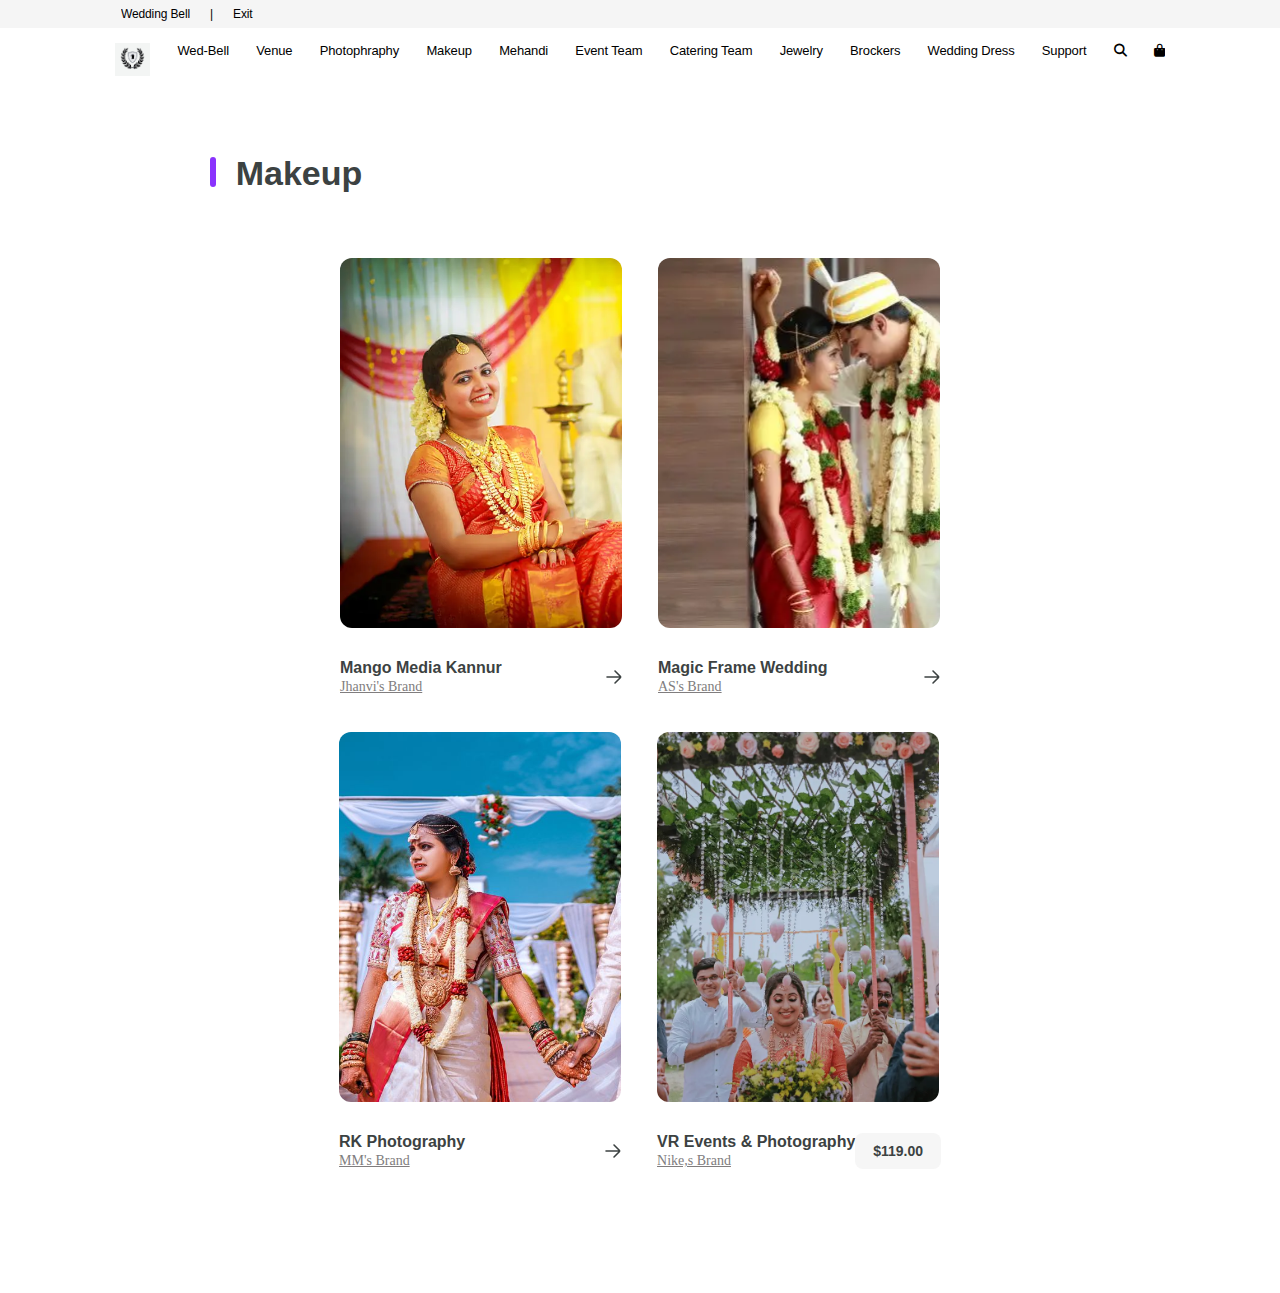
<file: Makeup.html>
<!DOCTYPE html>
<html lang="en">
<head>
    <meta charset="UTF-8">
    <meta name="viewport" content="width=device-width, initial-scale=1.0">
    <link rel="stylesheet" href="photo.css"/>
    <link rel="stylesheet" href="style.css"/>
    <link rel="stylesheet" href="https://cdnjs.cloudflare.com/ajax/libs/font-awesome/6.5.2/css/all.min.css">
    <link rel="shortcut icon" href="newpic/LOGOO.jpg" type="image/x-icon">
    <meta name="viewport" content="width=device-width, initial-scale=1.0">
    <link rel="stylesheet"href="https://cdn.jsdelivr.net/npm/swiper@11/swiper-bundle.min.css"/>
    <title>WEDDING BELL</title>
</head>
<body>
    <section id="nav-one">
        <div class="wrapper">
            <div class="header">
                <div class="nav-top">
                    <ul class="navone-ul">
                        <li><a href="#">Wedding Bell</a></li>
                        <li><a href="#">|</a></li>
                        <li><a href="#">Exit</a></li>
                    </ul>
                </div>
            </div>             
        </div>
    </section>
    <div id="nav-two">
        <div class="wrapper">
            <ul class="navtwo-ul">
                <li class="nav-img"><a href="apple.html">
                    <img src="newpic/LOGOO.jpg" alt="image">
                </a></li>
                <li><a href="index.html">Wed-Bell</a></li>
                <li><a href="index.html">Venue</a></li>
                <li><a href="photography.html">Photophraphy</a></li>
                <li><a href="photography.html">Makeup</a></li>
                <li><a href="photography.html">Mehandi</a></li>
                <li><a href="photography.html">Event Team</a></li>
                <li><a href="photography.html">Catering Team</a></li>
                <li><a href="photography.html">Jewelry</a></li>
                <li><a href="photography.html">Brockers</a></li>
                <li><a href="photography.html">Wedding Dress</a></li>
                <li id="support"><a href="#">Support</a></li>
                <li><a class ="search-bar"  href="#"  >
                    <i class="fa-solid fa-magnifying-glass">
                    </i></a></li>
                <li class="cart"><a href="#"><i class="fa-solid fa-bag-shopping" ></i></a></li>       
            </ul>
            <div class="support">
                <div class="support-content">
                    <h4> Support</h4>
                    <div class="content-help">
                        <span><h5>Forgotten Login ID password</h5></span>
                        <span><h5>Urgent Requirment</h5></span>
                        <span><h5>Estimations & Offers</h5></span>
                    </div>
                    <h3><a href="#">Search For More Offers ?</a></h3>
                </div>
            </div>
            <div class="hover-searchbar">
                <div class="hoversub-section">
                    <div class="search-content">
                        <img class="search-icon" src="image/svgexport-22.svg" alt="image"/>
                        <input id="input" placeholder="WEDDING BELL.com" type="searchbar"/>
                        <img class="close-icon" src="image/svgexport-20.svg"  alt="image" />
                    </div>
                </div>
            </div>


    <section id="lime-light">
        <div class="wrapper">
            <div class="light-head">
                <span class="rectangle"></span>
                <h2 class="light-head-text">Makeup</h2>
            </div>
            <div class="light-content">
                <div class="light-card-content">
                    <div class="light-image">
                        <div class="span">
                            
                        </span></div>
                    </div>
                    <div class="image-text-arrow">
                        <div class="image-text">
                            <h6 class="image-text1">Mango Media Kannur</h6>
                            <span><a class="explore" href="#">Jhanvi's  Brand</a></span>
                        </div>
                        
                       <div class="light-arrow">
                            <img  src="image1/arrow-right.svg" alt="image"/>
                        </div>
                    </div>
                </div>
                <div class="light-card-content">
                    <div class="light-image1">
                        <div class="span">
                            <div class="image-whitespace">
                               
                            </div>
                        </div>
                    </div>
                    <div class="image-text-arrow">
                        <div class="image-text">
                            <h6 class="image-text1">Magic Frame Wedding</h6>
                            <span><a class="explore" href="#">AS's  Brand</a></span>
                        </div>
                        <div class="light-arrow">
                            <img  src="image1/arrow-right.svg" alt="image"/>
                        </div>
                    </div>
                </div>
                <div class="light-card-content">
                    <div class="light-image2">
                        <div class="span">
                            <span class="image-whitespace">
                            <div class="wishlist">
                               
                            </div>
                        </span></div>    
                    </div>
                    <div class="image-text-arrow">
                        <div class="image-text">
                            <h6 class="image-text1">RK Photography</h6>
                            <span><a class="explore"href="#">MM's  Brand</a></span>
                        </div>
                        <div class="light-arrow">
                            <img  src="image1/arrow-right.svg" alt="image"/>
                        </div>
                        
                    </div>
                </div>
                <div class="light-head-text">
                    <div class="light-image3">
                        <div class="span">
                            <span class="image-whitespace">
                                
                        </span></div>
                    </div>
                    <div class="image-text-arrow">
                        <div class="image-text">
                            <h6 class="image-text1">VR Events & Photography</h6>
                            <span><a class="explore"href="#">Nike,s  Brand</a></span>
                        </div>
                        <div class="rate">
                            <h6 class="number">$119.00</h6>
                        </div>
                    </div>
                </div>
            </div>
        </div>
    </section>
<body>
</body>
</body>
</html>
</file>
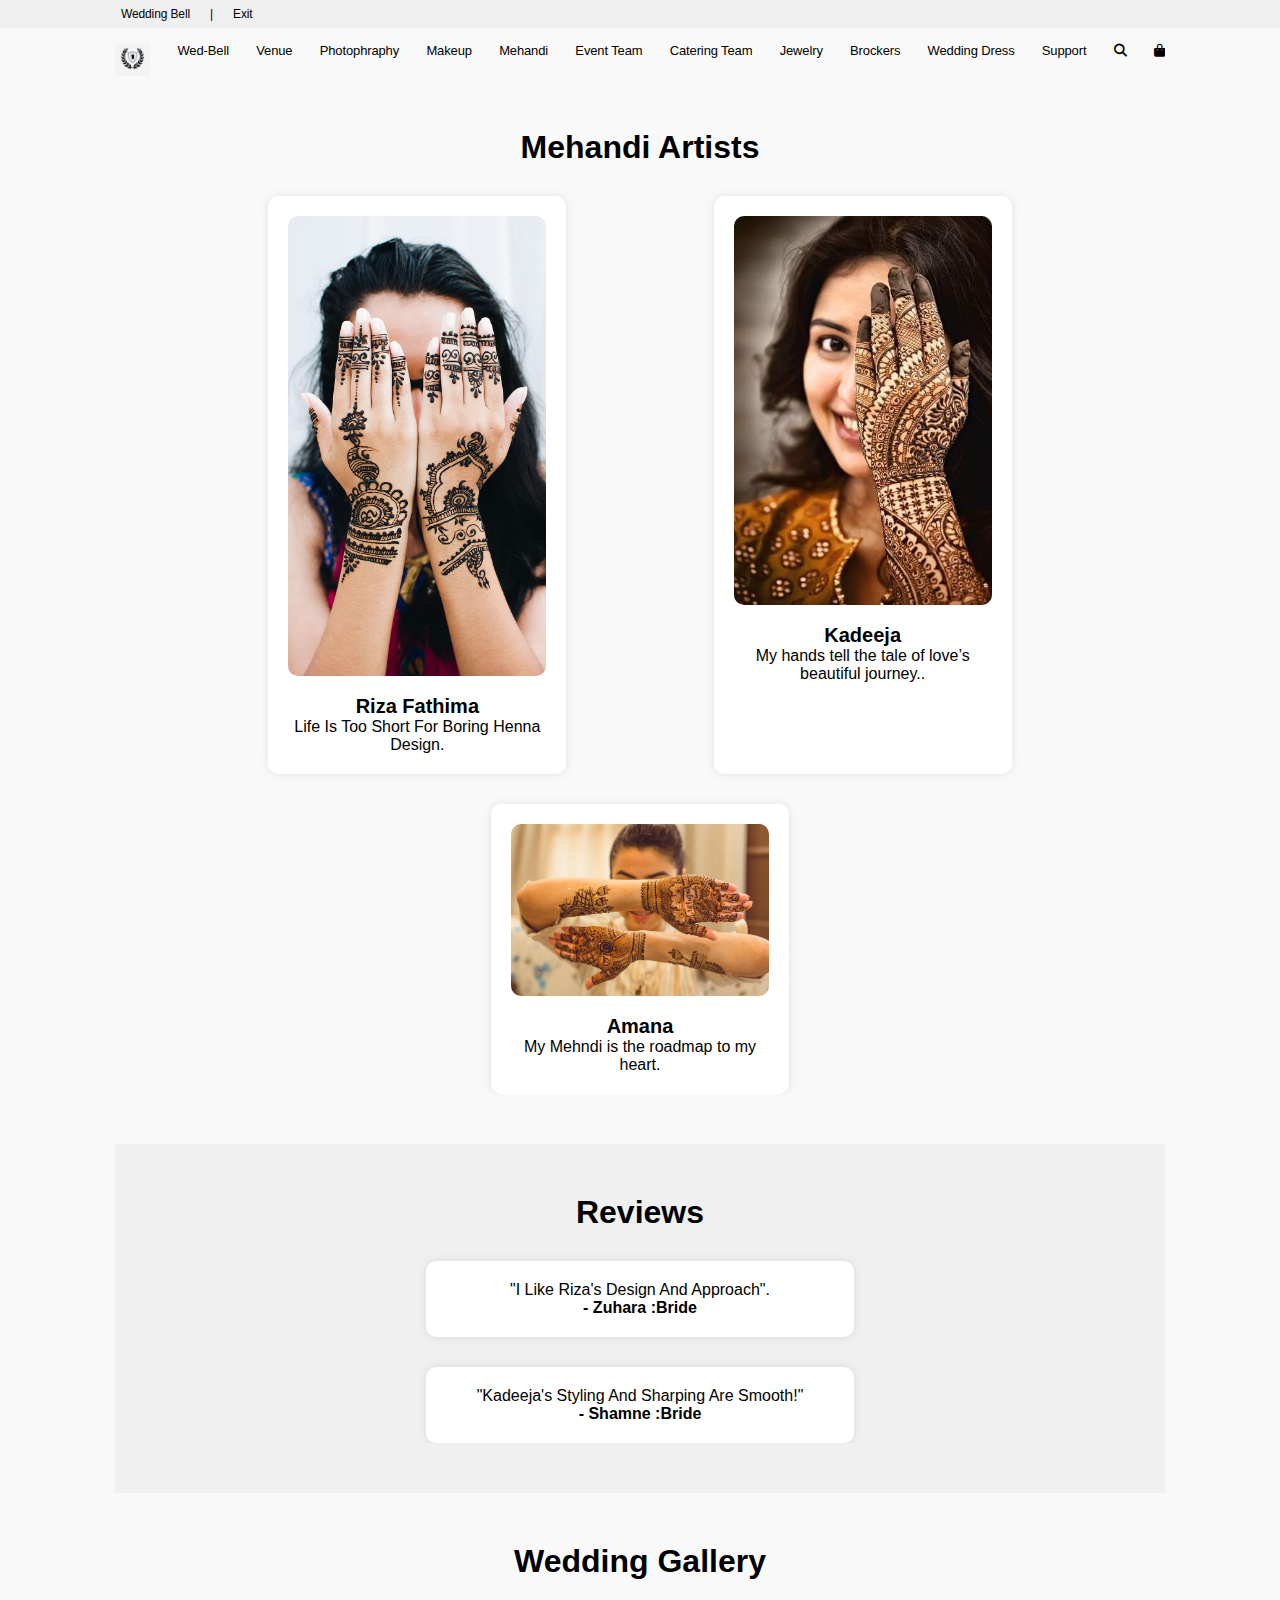
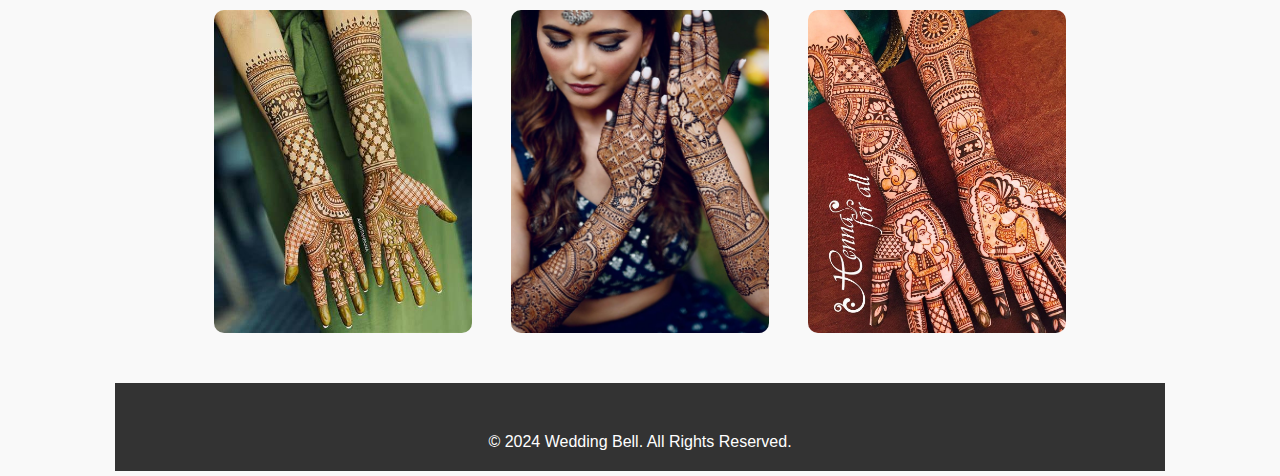
<file: Mehandi.html>
<!DOCTYPE html>
<html lang="en">
<head>
    <meta charset="UTF-8">
    <meta name="viewport" content="width=device-width, initial-scale=1.0">
    <link rel="stylesheet" href="Mehandi.css"/>
    <link rel="stylesheet" href="style.css"/>
    <link rel="stylesheet" href="https://cdnjs.cloudflare.com/ajax/libs/font-awesome/6.5.2/css/all.min.css">
    <link rel="shortcut icon" href="newpic/LOGOO.jpg" type="image/x-icon">
    <meta name="viewport" content="width=device-width, initial-scale=1.0">
    <link rel="stylesheet"href="https://cdn.jsdelivr.net/npm/swiper@11/swiper-bundle.min.css"/>
    <title>WEDDING BELL</title>
</head>
<body>
    <section id="nav-one">
        <div class="wrapper">
            <div class="header">
                <div class="nav-top">
                    <ul class="navone-ul">
                        <li><a href="#">Wedding Bell</a></li>
                        <li><a href="#">|</a></li>
                        <li><a href="#">Exit</a></li>
                    </ul>
                </div>
            </div>             
        </div>
    </section>
    <div id="nav-two">
        <div class="wrapper">
            <ul class="navtwo-ul">
                <li class="nav-img"><a href="apple.html">
                    <img src="newpic/LOGOO.jpg" alt="image">
                </a></li>
                <li><a href="index.html">Wed-Bell</a></li>
                <li><a href="Venue.html">Venue</a></li>
                <li><a href="photography.html">Photophraphy</a></li>
                <li><a href="Makeup.html">Makeup</a></li>
                <li><a href="Mehandi.html">Mehandi</a></li>
                <li><a href="Event-Team.html">Event Team</a></li>
                <li><a href="Catering-Team.css">Catering Team</a></li>
                <li><a href="Jewelry.html">Jewelry</a></li>
                <li><a href="Brockers.html">Brockers</a></li>
                <li><a href="Wedding Dress.html">Wedding Dress</a></li>
                <li id="support"><a href="#">Support</a></li>
                <li><a class ="search-bar"  href="#"  >
                    <i class="fa-solid fa-magnifying-glass">
                    </i></a></li>
                <li class="cart"><a href="#"><i class="fa-solid fa-bag-shopping" ></i></a></li>       
            </ul>
            <div class="support">
                <div class="support-content">
                    <h4> Support</h4>
                    <div class="content-help">
                        <span><h5>Forgotten Login ID password</h5></span>
                        <span><h5>Urgent Requirment</h5></span>
                        <span><h5>Estimations & Offers</h5></span>
                    </div>
                    <h3><a href="#">Search For More Offers ?</a></h3>
                </div>
            </div>
            <div class="hover-searchbar">
                <div class="hoversub-section">
                    <div class="search-content">
                        <img class="search-icon" src="image/svgexport-22.svg" alt="image"/>
                        <input id="input" placeholder="WEDDING BELL.com" type="searchbar"/>
                        <img class="close-icon" src="image/svgexport-20.svg"  alt="image" />
                    </div>
                </div>
            </div>

    <!-- Services Section -->
    <section id="services">
        <div class="wrapper">
            <h2>Mehandi Artists</h2>
            <div class="service-cards">
                <div class="service-card">
                    <img src="newpic/mehandi3.jpg" alt="Venue Service">
                    <h3>Riza Fathima</h3>
                    <p>Life Is Too Short For Boring Henna Design.</p>
                </div>
                <div class="service-card">
                    <img src="newpic/mehandi2.jpg" alt="Catering Service">
                    <h3>Kadeeja</h3>
                    <p>My hands tell the tale of love’s beautiful journey..</p>
                </div>
                <div class="service-card">
                    <img src="newpic/mehandi1.jpg" alt="Photography Service">
                    <h3>Amana</h3>
                    <p>My Mehndi is the roadmap to my heart. </p>
                </div>
            </div>
        </div>
    </section>

    <!-- Testimonials Section -->
    <section id="testimonials">
        <div class="wrapper">
            <h2>Reviews</h2>
            <div class="testimonial-cards">
                <div class="testimonial-card">
                    <p>"I Like Riza's Design And Approach".</p>
                    <h4>- Zuhara :Bride</h4>
                </div>
                <div class="testimonial-card">
                    <p>"Kadeeja's Styling And Sharping Are Smooth!"</p>
                    <h4>- Shamne :Bride</h4>
                </div>
            </div>
        </div>
    </section>

    <!-- Gallery Section -->
    <section id="gallery">
        <div class="wrapper">
            <h2>Wedding Gallery</h2>
            <div class="gallery-images">
                <img src="newpic/mehandigallery.jpeg" alt="Wedding Image 1">
                <img src="newpic/mehandigallery2.jpg" alt="Wedding Image 2">
                <img src="newpic/mehandigallery1.jpg" alt="Wedding Image 3">
            </div>
        </div>
    </section>

    <!-- Footer -->
    <footer id="footer">
        <div class="wrapper">
            <p>&copy; 2024 Wedding Bell. All Rights Reserved.</p>
        </div>
    </footer>

</body>
</html>
</file>
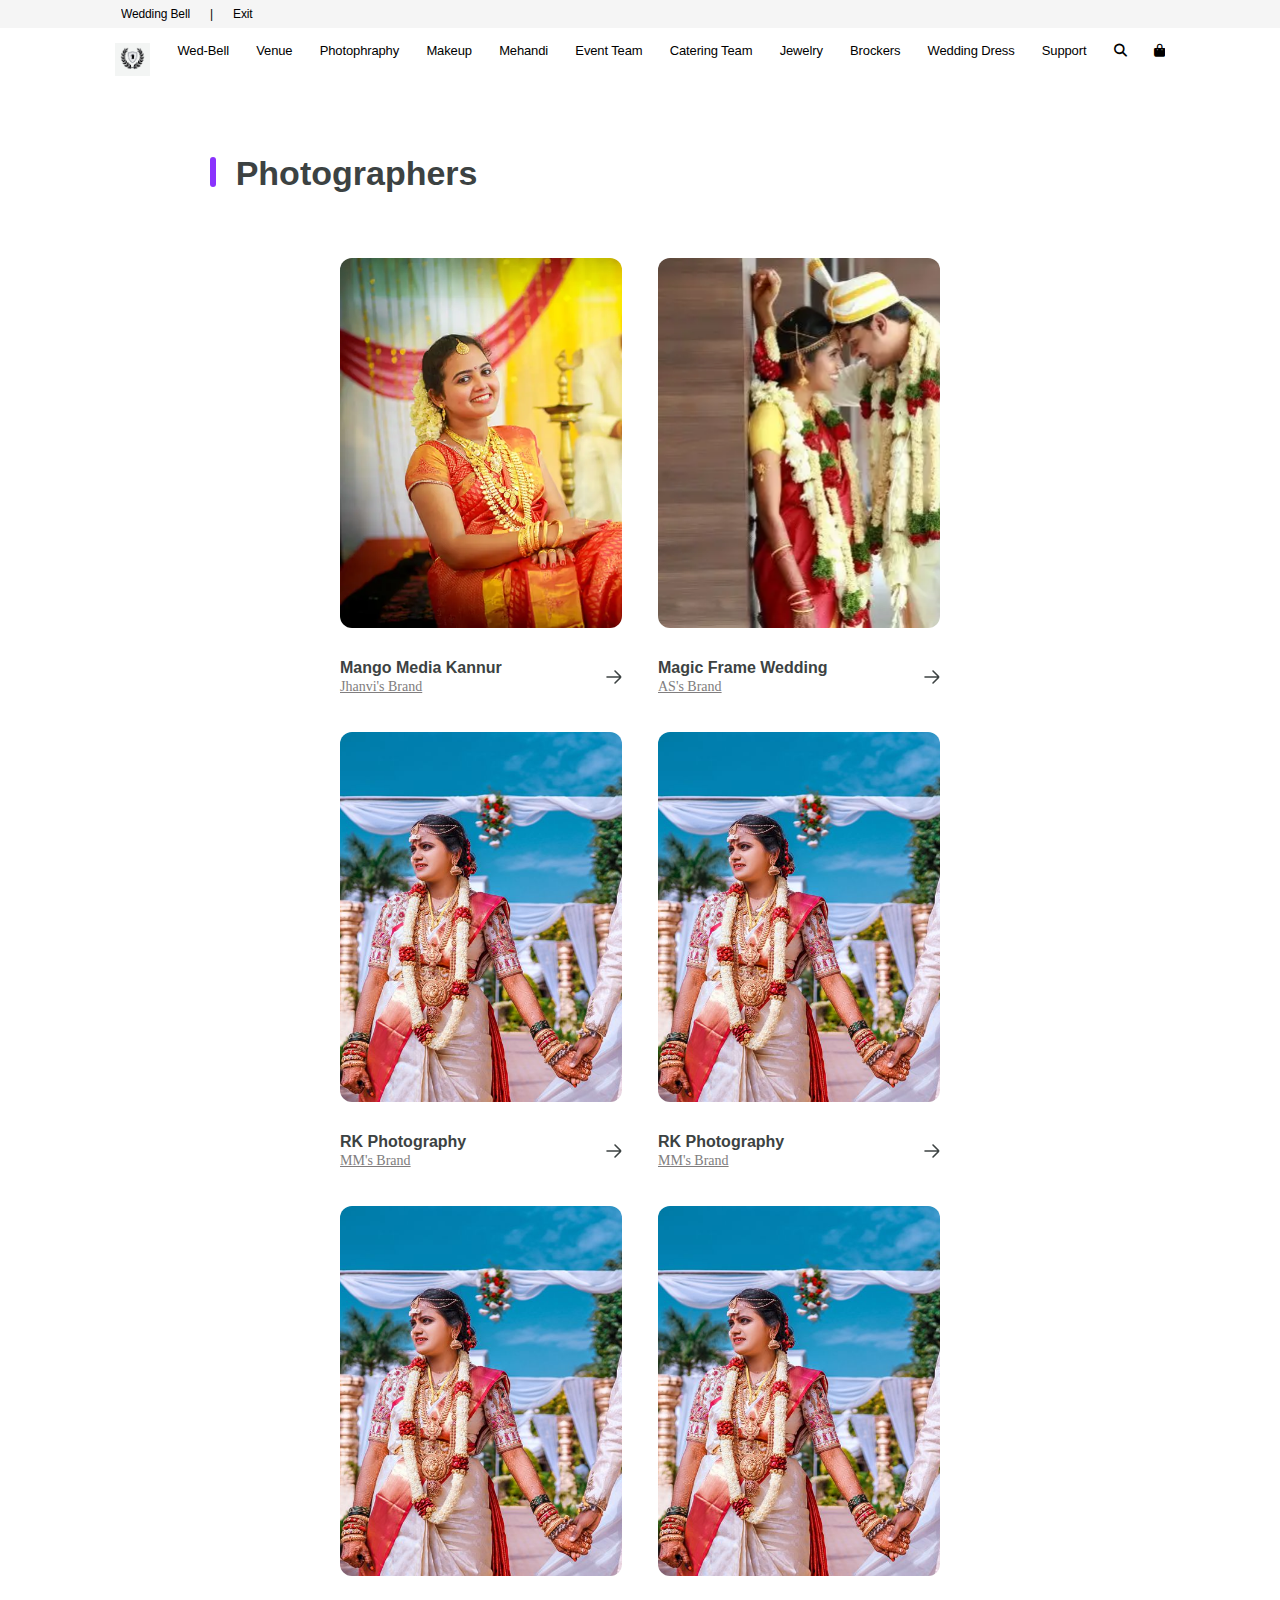
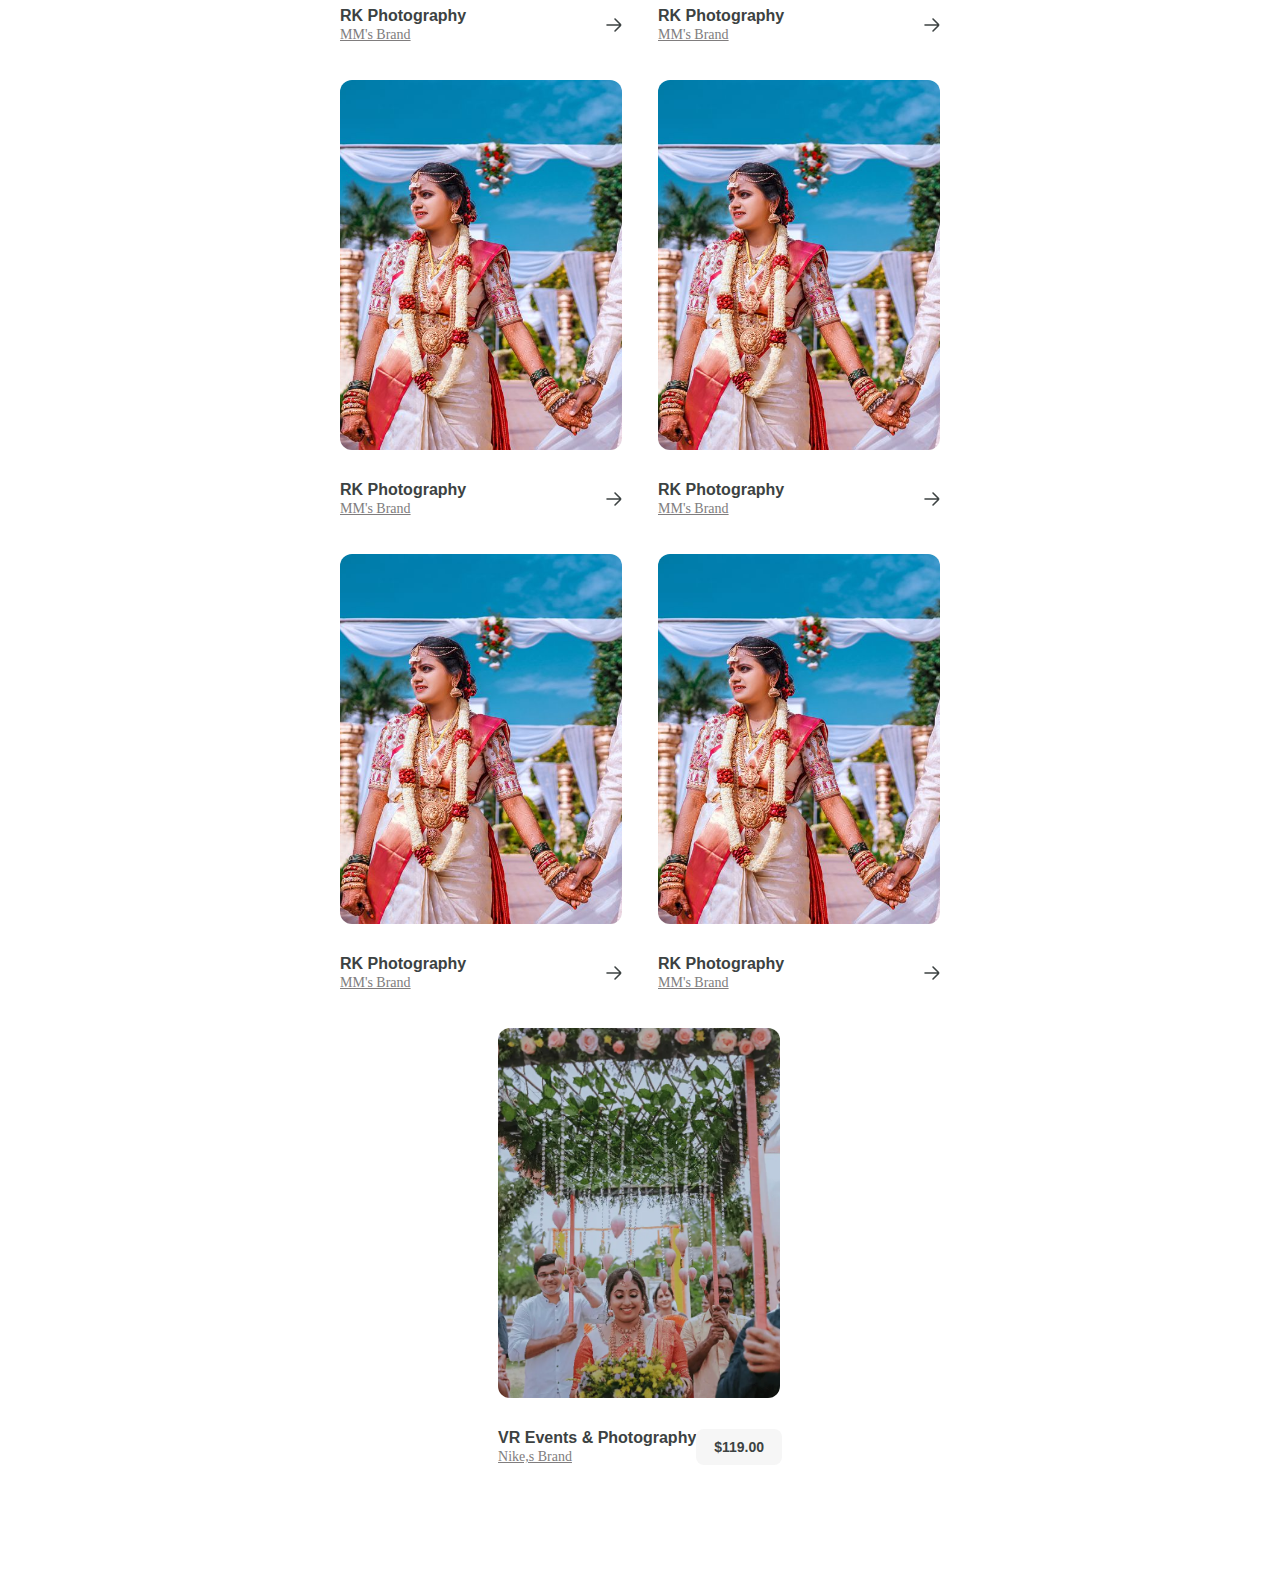
<file: photography.html>
<!DOCTYPE html>
<html lang="en">
<head>
    <meta charset="UTF-8">
    <meta name="viewport" content="width=device-width, initial-scale=1.0">
    <link rel="stylesheet" href="photo.css"/>
    <link rel="stylesheet" href="style.css"/>
    <link rel="stylesheet" href="https://cdnjs.cloudflare.com/ajax/libs/font-awesome/6.5.2/css/all.min.css">
    <link rel="shortcut icon" href="newpic/LOGOO.jpg" type="image/x-icon">
    <meta name="viewport" content="width=device-width, initial-scale=1.0">
    <link rel="stylesheet"href="https://cdn.jsdelivr.net/npm/swiper@11/swiper-bundle.min.css"/>
    <title>WEDDING BELL</title>
</head>
<body>
    <section id="nav-one">
        <div class="wrapper">
            <div class="header">
                <div class="nav-top">
                    <ul class="navone-ul">
                        <li><a href="#">Wedding Bell</a></li>
                        <li><a href="#">|</a></li>
                        <li><a href="#">Exit</a></li>
                    </ul>
                </div>
            </div>             
        </div>
    </section>
    <div id="nav-two">
        <div class="wrapper">
            <ul class="navtwo-ul">
                <li class="nav-img"><a href="apple.html">
                    <img src="newpic/LOGOO.jpg" alt="image">
                </a></li>
                <li><a href="index.html">Wed-Bell</a></li>
                <li><a href="Venue.html">Venue</a></li>
                <li><a href="photography.html">Photophraphy</a></li>
                <li><a href="Makeup.html">Makeup</a></li>
                <li><a href="Mehandi.html">Mehandi</a></li>
                <li><a href="Event-Team.html">Event Team</a></li>
                <li><a href="Catering-Team.css">Catering Team</a></li>
                <li><a href="Jewelry.html">Jewelry</a></li>
                <li><a href="Brockers.html">Brockers</a></li>
                <li><a href="Wedding Dress.html">Wedding Dress</a></li>
                <li id="support"><a href="#">Support</a></li>
                <li><a class ="search-bar"  href="#"  >
                    <i class="fa-solid fa-magnifying-glass">
                    </i></a></li>
                <li class="cart"><a href="#"><i class="fa-solid fa-bag-shopping" ></i></a></li>       
            </ul>
            <div class="support">
                <div class="support-content">
                    <h4> Support</h4>
                    <div class="content-help">
                        <span><h5>Forgotten Login ID password</h5></span>
                        <span><h5>Urgent Requirment</h5></span>
                        <span><h5>Estimations & Offers</h5></span>
                    </div>
                    <h3><a href="#">Search For More Offers ?</a></h3>
                </div>
            </div>
            <div class="hover-searchbar">
                <div class="hoversub-section">
                    <div class="search-content">
                        <img class="search-icon" src="image/svgexport-22.svg" alt="image"/>
                        <input id="input" placeholder="WEDDING BELL.com" type="searchbar"/>
                        <img class="close-icon" src="image/svgexport-20.svg"  alt="image" />
                    </div>
                </div>
            </div>


    <section id="lime-light">
        <div class="wrapper">
            <div class="light-head">
                <span class="rectangle"></span>
                <h2 class="light-head-text">Photographers</h2>
            </div>
            <div class="light-content">
                <div class="light-card-content">
                    <div class="light-image">
                        <div class="span">
                            
                        </span></div>
                    </div>
                    <div class="image-text-arrow">
                        <div class="image-text">
                            <h6 class="image-text1">Mango Media Kannur</h6>
                            <span><a class="explore" href="#">Jhanvi's  Brand</a></span>
                        </div>
                        
                       <div class="light-arrow">
                            <img  src="image1/arrow-right.svg" alt="image"/>
                        </div>
                    </div>
                </div>
                <div class="light-card-content">
                    <div class="light-image1">
                        <div class="span">
                            <div class="image-whitespace">
                               
                            </div>
                        </div>
                    </div>
                    <div class="image-text-arrow">
                        <div class="image-text">
                            <h6 class="image-text1">Magic Frame Wedding</h6>
                            <span><a class="explore" href="#">AS's  Brand</a></span>
                        </div>
                        <div class="light-arrow">
                            <img  src="image1/arrow-right.svg" alt="image"/>
                        </div>
                    </div>
                </div>
                <div class="light-card-content">
                    <div class="light-image2">
                        <div class="span">
                            <span class="image-whitespace">
                            <div class="wishlist">
                               
                            </div>
                        </span></div>    
                    </div>
                    <div class="image-text-arrow">
                        <div class="image-text">
                            <h6 class="image-text1">RK Photography</h6>
                            <span><a class="explore"href="#">MM's  Brand</a></span>
                        </div>
                        <div class="light-arrow">
                            <img  src="image1/arrow-right.svg" alt="image"/>
                        </div>
                        
                    </div>
                </div>
                <div class="light-card-content">
                    <div class="light-image2">
                        <div class="span">
                            <span class="image-whitespace">
                            <div class="wishlist">
                               
                            </div>
                        </span></div>    
                    </div>
                    <div class="image-text-arrow">
                        <div class="image-text">
                            <h6 class="image-text1">RK Photography</h6>
                            <span><a class="explore"href="#">MM's  Brand</a></span>
                        </div>
                        <div class="light-arrow">
                            <img  src="image1/arrow-right.svg" alt="image"/>
                        </div>
                        
                    </div>
                </div>
                <div class="light-card-content">
                    <div class="light-image2">
                        <div class="span">
                            <span class="image-whitespace">
                            <div class="wishlist">
                               
                            </div>
                        </span></div>    
                    </div>
                    <div class="image-text-arrow">
                        <div class="image-text">
                            <h6 class="image-text1">RK Photography</h6>
                            <span><a class="explore"href="#">MM's  Brand</a></span>
                        </div>
                        <div class="light-arrow">
                            <img  src="image1/arrow-right.svg" alt="image"/>
                        </div>
                        
                    </div>
                </div>
                
                <div class="light-card-content">
                    <div class="light-image2">
                        <div class="span">
                            <span class="image-whitespace">
                            <div class="wishlist">
                               
                            </div>
                        </span></div>    
                    </div>
                    <div class="image-text-arrow">
                        <div class="image-text">
                            <h6 class="image-text1">RK Photography</h6>
                            <span><a class="explore"href="#">MM's  Brand</a></span>
                        </div>
                        <div class="light-arrow">
                            <img  src="image1/arrow-right.svg" alt="image"/>
                        </div>
                        
                    </div>
                </div>
                <div class="light-card-content">
                    <div class="light-image2">
                        <div class="span">
                            <span class="image-whitespace">
                            <div class="wishlist">
                               
                            </div>
                        </span></div>    
                    </div>
                    <div class="image-text-arrow">
                        <div class="image-text">
                            <h6 class="image-text1">RK Photography</h6>
                            <span><a class="explore"href="#">MM's  Brand</a></span>
                        </div>
                        <div class="light-arrow">
                            <img  src="image1/arrow-right.svg" alt="image"/>
                        </div>
                        
                    </div>
                </div>
                <div class="light-card-content">
                    <div class="light-image2">
                        <div class="span">
                            <span class="image-whitespace">
                            <div class="wishlist">
                               
                            </div>
                        </span></div>    
                    </div>
                    <div class="image-text-arrow">
                        <div class="image-text">
                            <h6 class="image-text1">RK Photography</h6>
                            <span><a class="explore"href="#">MM's  Brand</a></span>
                        </div>
                        <div class="light-arrow">
                            <img  src="image1/arrow-right.svg" alt="image"/>
                        </div>
                        
                    </div>
                </div>
                <div class="light-card-content">
                    <div class="light-image2">
                        <div class="span">
                            <span class="image-whitespace">
                            <div class="wishlist">
                               
                            </div>
                        </span></div>    
                    </div>
                    <div class="image-text-arrow">
                        <div class="image-text">
                            <h6 class="image-text1">RK Photography</h6>
                            <span><a class="explore"href="#">MM's  Brand</a></span>
                        </div>
                        <div class="light-arrow">
                            <img  src="image1/arrow-right.svg" alt="image"/>
                        </div>
                        
                    </div>
                </div>
                <div class="light-card-content">
                    <div class="light-image2">
                        <div class="span">
                            <span class="image-whitespace">
                            <div class="wishlist">
                               
                            </div>
                        </span></div>    
                    </div>
                    <div class="image-text-arrow">
                        <div class="image-text">
                            <h6 class="image-text1">RK Photography</h6>
                            <span><a class="explore"href="#">MM's  Brand</a></span>
                        </div>
                        <div class="light-arrow">
                            <img  src="image1/arrow-right.svg" alt="image"/>
                        </div>
                        
                    </div>
                </div>
                
                <div class="light-head-text">
                    <div class="light-image3">
                        <div class="span">
                            <span class="image-whitespace">
                                
                        </span></div>
                    </div>
                    <div class="image-text-arrow">
                        <div class="image-text">
                            <h6 class="image-text1">VR Events & Photography</h6>
                            <span><a class="explore"href="#">Nike,s  Brand</a></span>
                        </div>
                        <div class="rate">
                            <h6 class="number">$119.00</h6>
                        </div>
                    </div>
                </div>
            </div>
        </div>
    </section>
<body>
</body>
</body>
</html>
</file>
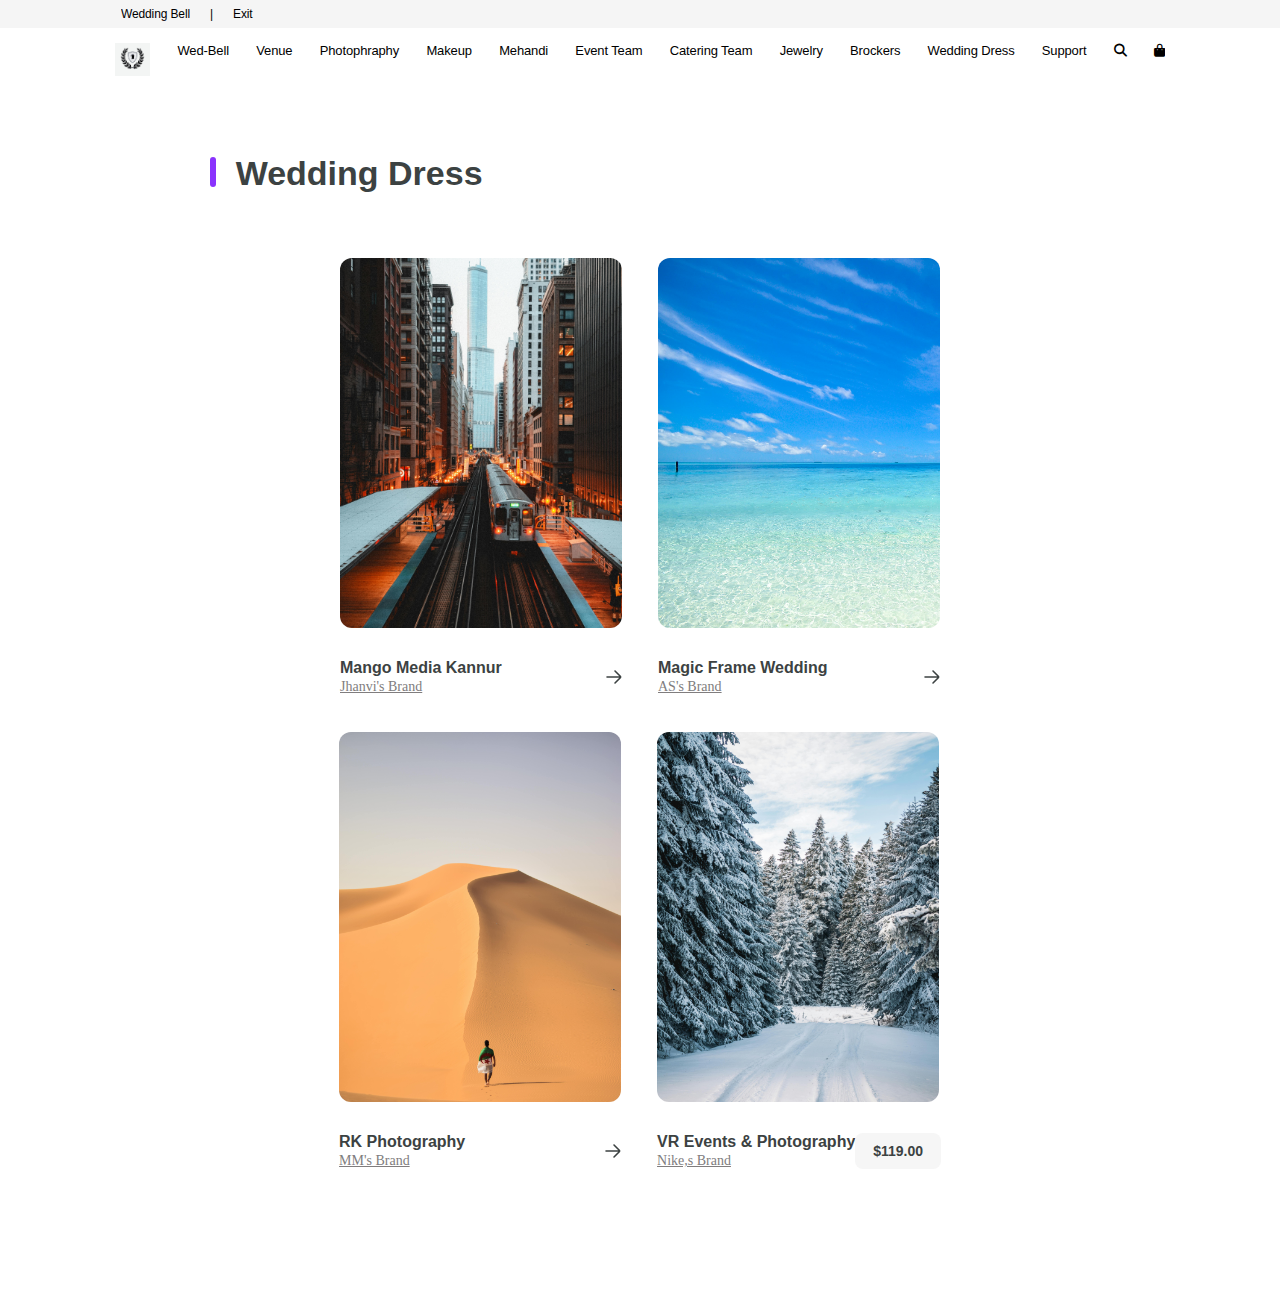
<file: Wedding Dress.html>
<!DOCTYPE html>
<html lang="en">
<head>
    <meta charset="UTF-8">
    <meta name="viewport" content="width=device-width, initial-scale=1.0">
    <link rel="stylesheet" href="Wedding-Dress.css"/>
    <link rel="stylesheet" href="style.css"/>
    <link rel="stylesheet" href="https://cdnjs.cloudflare.com/ajax/libs/font-awesome/6.5.2/css/all.min.css">
    <link rel="shortcut icon" href="newpic/LOGOO.jpg" type="image/x-icon">
    <meta name="viewport" content="width=device-width, initial-scale=1.0">
    <link rel="stylesheet"href="https://cdn.jsdelivr.net/npm/swiper@11/swiper-bundle.min.css"/>
    <title>WEDDING BELL</title>
</head>
<body>
    <section id="nav-one">
        <div class="wrapper">
            <div class="header">
                <div class="nav-top">
                    <ul class="navone-ul">
                        <li><a href="#">Wedding Bell</a></li>
                        <li><a href="#">|</a></li>
                        <li><a href="#">Exit</a></li>
                    </ul>
                </div>
            </div>             
        </div>
    </section>
    <div id="nav-two">
        <div class="wrapper">
            <ul class="navtwo-ul">
                <li class="nav-img"><a href="apple.html">
                    <img src="newpic/LOGOO.jpg" alt="image">
                </a></li>
                <li><a href="index.html">Wed-Bell</a></li>
                <li><a href="Venue.html">Venue</a></li>
                <li><a href="photography.html">Photophraphy</a></li>
                <li><a href="Makeup.html">Makeup</a></li>
                <li><a href="Mehandi.html">Mehandi</a></li>
                <li><a href="Event-Team.html">Event Team</a></li>
                <li><a href="Catering-Team.html">Catering Team</a></li>
                <li><a href="Jewelry.html">Jewelry</a></li>
                <li><a href="Brockers.html">Brockers</a></li>
                <li><a href="Wedding Dress.html">Wedding Dress</a></li>
                <li id="support"><a href="#">Support</a></li>
                <li><a class ="search-bar"  href="#"  >
                    <i class="fa-solid fa-magnifying-glass">
                    </i></a></li>
                <li class="cart"><a href="#"><i class="fa-solid fa-bag-shopping" ></i></a></li>       
            </ul>
            <div class="support">
                <div class="support-content">
                    <h4> Support</h4>
                    <div class="content-help">
                        <span><h5>Forgotten Login ID password</h5></span>
                        <span><h5>Urgent Requirment</h5></span>
                        <span><h5>Estimations & Offers</h5></span>
                    </div>
                    <h3><a href="#">Search For More Offers ?</a></h3>
                </div>
            </div>
            <div class="hover-searchbar">
                <div class="hoversub-section">
                    <div class="search-content">
                        <img class="search-icon" src="image/svgexport-22.svg" alt="image"/>
                        <input id="input" placeholder="WEDDING BELL.com" type="searchbar"/>
                        <img class="close-icon" src="image/svgexport-20.svg"  alt="image" />
                    </div>
                </div>
            </div>


    <section id="lime-light">
        <div class="wrapper">
            <div class="light-head">
                <span class="rectangle"></span>
                <h2 class="light-head-text">Wedding Dress</h2>
            </div>
            <div class="light-content">
                <div class="light-card-content">
                    <div class="light-image">
                        <div class="span">
                            
                        </span></div>
                    </div>
                    <div class="image-text-arrow">
                        <div class="image-text">
                            <h6 class="image-text1">Mango Media Kannur</h6>
                            <span><a class="explore" href="#">Jhanvi's  Brand</a></span>
                        </div>
                        
                       <div class="light-arrow">
                            <img  src="image1/arrow-right.svg" alt="image"/>
                        </div>
                    </div>
                </div>
                <div class="light-card-content">
                    <div class="light-image1">
                        <div class="span">
                            <div class="image-whitespace">
                               
                            </div>
                        </div>
                    </div>
                    <div class="image-text-arrow">
                        <div class="image-text">
                            <h6 class="image-text1">Magic Frame Wedding</h6>
                            <span><a class="explore" href="#">AS's  Brand</a></span>
                        </div>
                        <div class="light-arrow">
                            <img  src="image1/arrow-right.svg" alt="image"/>
                        </div>
                    </div>
                </div>
                <div class="light-card-content">
                    <div class="light-image2">
                        <div class="span">
                            <span class="image-whitespace">
                            <div class="wishlist">
                               
                            </div>
                        </span></div>    
                    </div>
                    <div class="image-text-arrow">
                        <div class="image-text">
                            <h6 class="image-text1">RK Photography</h6>
                            <span><a class="explore"href="#">MM's  Brand</a></span>
                        </div>
                        
                        <div class="light-arrow">
                            <img  src="image1/arrow-right.svg" alt="image"/>
                        </div>
                        
                    </div>
                </div>
                <div class="light-head-text">
                    <div class="light-image3">
                        <div class="span">
                            <span class="image-whitespace">
                                
                        </span></div>
                    </div>
                    <div class="image-text-arrow">
                        <div class="image-text">
                            <h6 class="image-text1">VR Events & Photography</h6>
                            <span><a class="explore"href="#">Nike,s  Brand</a></span>
                        </div>
                        <div class="rate">
                            <h6 class="number">$119.00</h6>
                        </div>
                    </div>
                </div>
            </div>
        </div>
    </section>
<body>
</body>
</body>
</html>
</file>
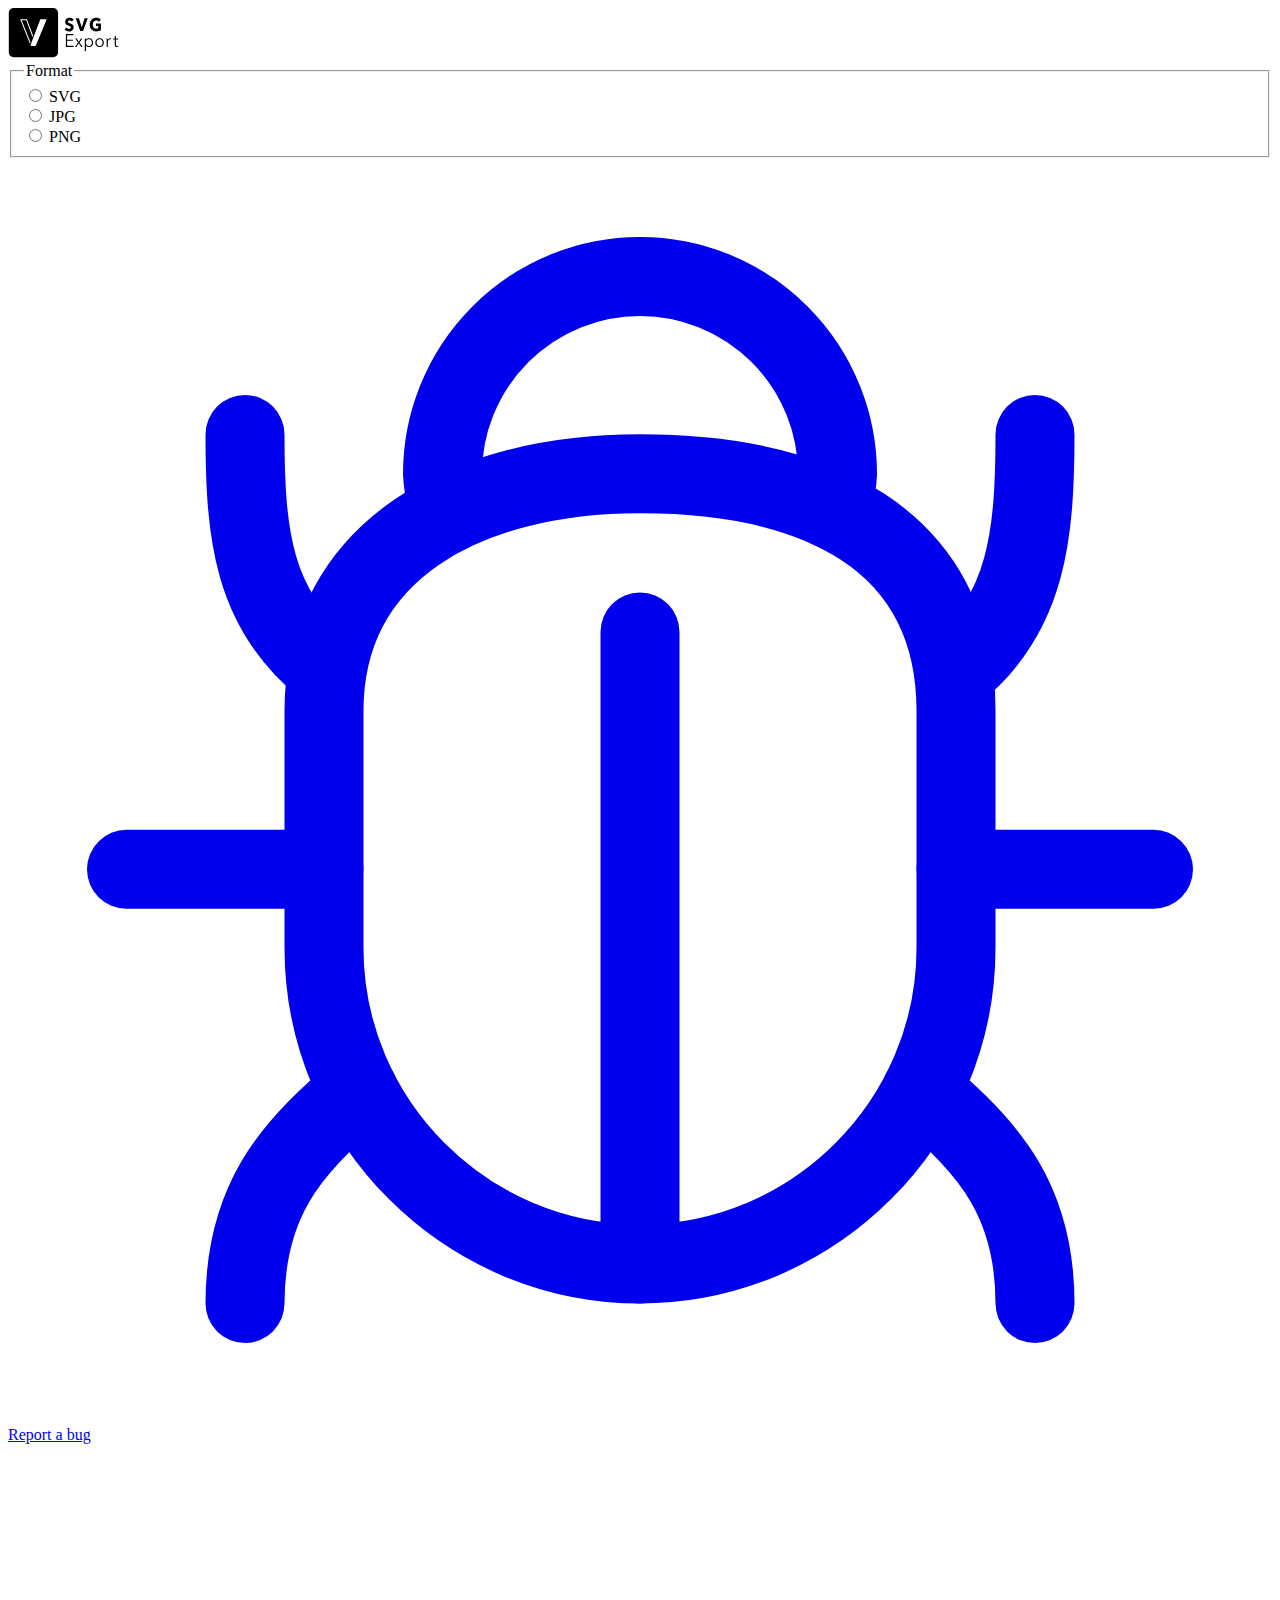
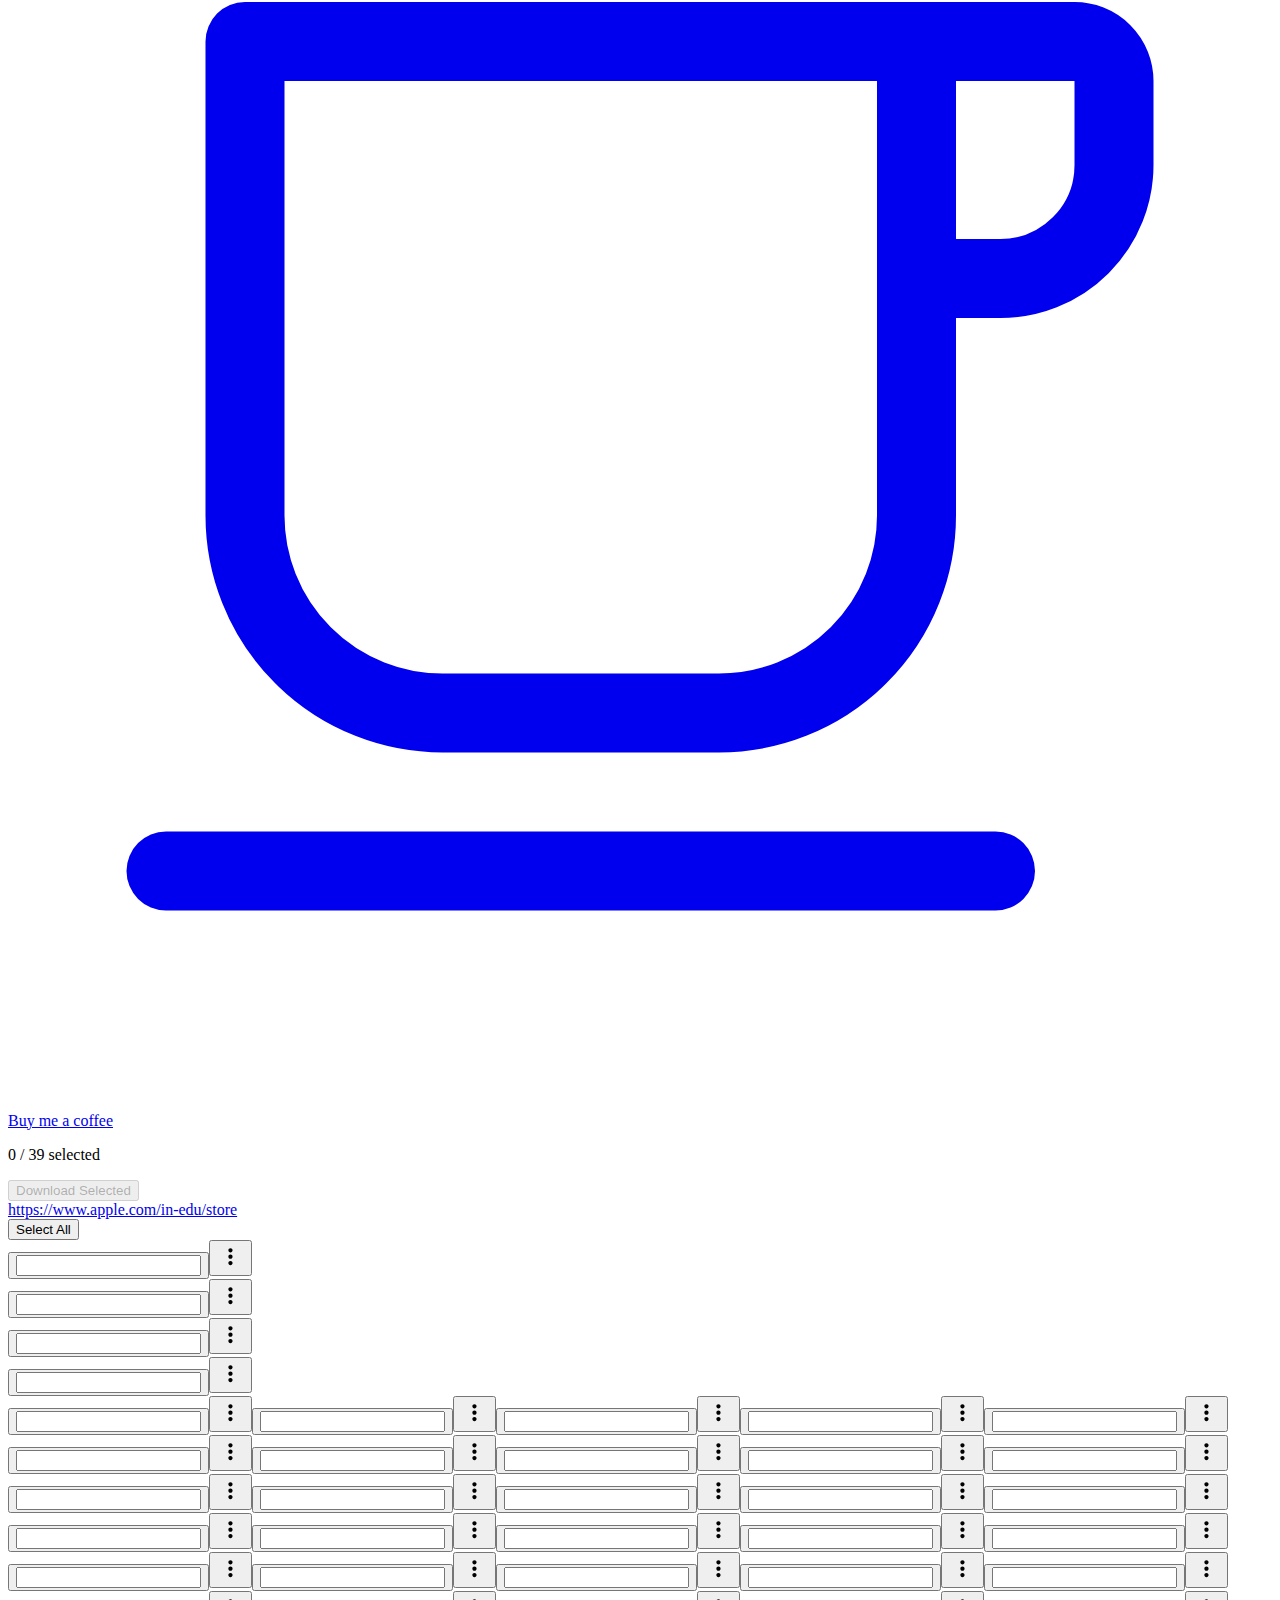
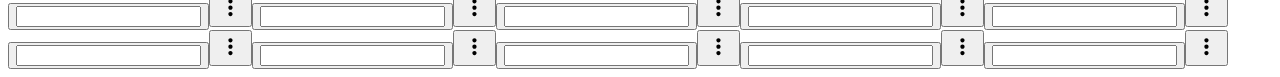
<file: image/SVG Export.html>
<!DOCTYPE html>
<!-- saved from url=(0071)chrome-extension://naeaaedieihlkmdajjefioajbbdbdjgp/svgexport.html?id=1 -->
<html lang="en"><head><meta http-equiv="Content-Type" content="text/html; charset=UTF-8">
    
    <title>SVG Export</title>
    <link rel="stylesheet" href="chrome-extension://naeaaedieihlkmdajjefioajbbdbdjgp/svgexport.css">
    
    
    <link rel="preconnect" href="https://fonts.gstatic.com/">
    <link href="./SVG Export_files/css2" rel="stylesheet">
  <link rel="shortcut icon"></head>
  <body>
    <div class="flex min-w-full"><div data-v-0c17ff48="" id="sidebar" class="flex flex-col h-screen sticky top-0"><div data-v-0c17ff48="" id="logo" class="bg-gray-900 flex justify-center items-center shadow-md"><svg data-v-0c17ff48="" width="111" height="50" viewBox="0 0 140 64" fill="none" xmlns="http://www.w3.org/2000/svg" class="text-white"><g data-v-0c17ff48="" fill="currentColor"><path data-v-0c17ff48="" d="M80.7406 17.3282C80.4216 16.894 80.0047 16.549 79.4898 16.2932C78.975 16.0373 78.4782 15.9094 77.9996 15.9094C77.7531 15.9094 77.5028 15.9326 77.2491 15.9792C76.9953 16.0257 76.7669 16.1149 76.5638 16.2467C76.3608 16.3785 76.1904 16.549 76.0525 16.7584C75.9148 16.9676 75.8459 17.2351 75.8459 17.5608C75.8459 17.8399 75.9003 18.0725 76.0091 18.2585C76.1178 18.4445 76.2774 18.6074 76.4876 18.747C76.6979 18.8865 76.9481 19.0144 77.2382 19.1307C77.5282 19.247 77.8546 19.3672 78.2171 19.4913C78.7392 19.6773 79.2831 19.8828 79.8488 20.1076C80.4143 20.3324 80.9292 20.6309 81.3933 21.003C81.8573 21.3752 82.2418 21.8365 82.5462 22.387C82.8508 22.9374 83.0031 23.6235 83.0031 24.4454C83.0031 25.3912 82.84 26.2091 82.5137 26.8992C82.1873 27.5892 81.7486 28.159 81.1974 28.6087C80.6464 29.0583 80.0155 29.3917 79.3048 29.6087C78.5942 29.8259 77.8618 29.9344 77.1077 29.9344C76.0055 29.9344 74.9394 29.7289 73.9098 29.318C72.8801 28.9071 72.0244 28.3217 71.3427 27.5619L73.7792 24.9105C74.1563 25.4067 74.653 25.8215 75.2694 26.1549C75.8858 26.4882 76.4985 26.655 77.1077 26.655C77.3833 26.655 77.6515 26.6239 77.9126 26.5619C78.1736 26.4998 78.4021 26.3991 78.5979 26.2596C78.7936 26.1199 78.9495 25.9339 79.0655 25.7013C79.1816 25.4688 79.2396 25.1896 79.2396 24.864C79.2396 24.5538 79.1671 24.2902 79.022 24.0732C78.877 23.8561 78.6704 23.6585 78.4021 23.4801C78.1337 23.3018 77.8002 23.139 77.4013 22.9916C77.0025 22.8443 76.5493 22.6854 76.0417 22.5149C75.5486 22.3442 75.0663 22.1427 74.595 21.9101C74.1237 21.6775 73.703 21.3791 73.3332 21.0146C72.9634 20.6502 72.6661 20.2084 72.4414 19.6889C72.2165 19.1695 72.1041 18.5376 72.1041 17.7934C72.1041 16.8784 72.2782 16.0954 72.6263 15.4443C72.9743 14.7929 73.4311 14.258 73.9968 13.8393C74.5623 13.4207 75.2005 13.1145 75.9111 12.9206C76.6218 12.7269 77.3397 12.6299 78.0648 12.6299C78.935 12.6299 79.8233 12.8005 80.7298 13.1416C81.6362 13.4827 82.4302 13.9866 83.1119 14.6535L80.7406 17.3282Z"></path> <path data-v-0c17ff48="" d="M95.1203 29.5154H91.4002L85.5701 13.0482H89.747L93.3147 24.7241H93.4017L96.9476 13.0482H101.059L95.1203 29.5154Z"></path> <path data-v-0c17ff48="" d="M117.919 28.5152C117.165 28.934 116.284 29.275 115.276 29.5386C114.268 29.8022 113.169 29.934 111.98 29.934C110.747 29.934 109.612 29.7247 108.576 29.306C107.539 28.8874 106.647 28.2982 105.9 27.5384C105.153 26.7786 104.569 25.8676 104.149 24.8055C103.728 23.7434 103.518 22.5611 103.518 21.2586C103.518 19.9406 103.732 18.7466 104.159 17.6767C104.587 16.6068 105.178 15.6958 105.932 14.9438C106.686 14.1917 107.571 13.6142 108.586 13.211C109.602 12.8079 110.696 12.6063 111.871 12.6063C113.089 12.6063 114.221 12.804 115.265 13.1994C116.309 13.5948 117.158 14.1259 117.81 14.7926L115.461 17.6534C115.098 17.2037 114.62 16.8355 114.025 16.5486C113.43 16.2618 112.756 16.1183 112.002 16.1183C111.349 16.1183 110.747 16.2463 110.196 16.5021C109.645 16.758 109.166 17.1146 108.76 17.572C108.354 18.0295 108.039 18.5722 107.814 19.2002C107.589 19.8282 107.477 20.5143 107.477 21.2586C107.477 22.0184 107.578 22.7161 107.781 23.3519C107.984 23.9876 108.285 24.5342 108.684 24.9915C109.083 25.449 109.576 25.8057 110.164 26.0615C110.751 26.3174 111.422 26.4453 112.176 26.4453C112.611 26.4453 113.024 26.4103 113.416 26.3406C113.807 26.2708 114.17 26.1583 114.504 26.0033V23.0029H111.567V19.7932H117.919V28.5152Z"></path> <path data-v-0c17ff48="" d="M74.6277 48.312H82.8725V49.8005H73.0613V33.3333H82.6116V34.8219H74.6277V40.497H82.0894V41.9623H74.6277V48.312Z"></path> <path data-v-0c17ff48="" d="M88.681 44.1713L84.9175 38.9149H86.8101L89.5946 43.0549L92.3792 38.9149H94.163L90.4649 44.1016L94.5111 49.8H92.5968L89.5729 45.2645L86.462 49.8H84.6781L88.681 44.1713Z"></path> <path data-v-0c17ff48="" d="M98.7317 55.382H97.2523V38.9149H98.7317V40.7988H98.7969C99.2175 40.0854 99.7794 39.5466 100.483 39.1822C101.186 38.8179 101.9 38.6357 102.626 38.6357C103.423 38.6357 104.145 38.7831 104.79 39.0776C105.436 39.3722 105.987 39.7754 106.444 40.2871C106.9 40.7988 107.256 41.4035 107.51 42.1012C107.763 42.799 107.89 43.551 107.89 44.3573C107.89 45.1636 107.763 45.9156 107.51 46.6135C107.256 47.3112 106.9 47.916 106.444 48.4277C105.987 48.9394 105.436 49.3425 104.79 49.6371C104.145 49.9317 103.423 50.079 102.626 50.079C101.9 50.079 101.186 49.8968 100.483 49.5324C99.7794 49.168 99.2175 48.6447 98.7969 47.9624H98.7317V55.382ZM106.324 44.3573C106.324 43.7526 106.237 43.1827 106.063 42.6478C105.889 42.1129 105.639 41.6478 105.312 41.2524C104.986 40.8569 104.584 40.5429 104.105 40.3103C103.626 40.0777 103.082 39.9615 102.473 39.9615C101.908 39.9615 101.386 40.0738 100.907 40.2987C100.428 40.5235 100.015 40.8336 99.667 41.229C99.319 41.6244 99.0471 42.0896 98.8512 42.6246C98.6555 43.1595 98.5576 43.7372 98.5576 44.3573C98.5576 44.9776 98.6555 45.5551 98.8512 46.0902C99.0471 46.6251 99.319 47.0863 99.667 47.474C100.015 47.8616 100.428 48.1678 100.907 48.3927C101.386 48.6176 101.908 48.73 102.473 48.73C103.082 48.73 103.626 48.6176 104.105 48.3927C104.584 48.1678 104.986 47.8578 105.312 47.4624C105.639 47.067 105.889 46.6019 106.063 46.0668C106.237 45.5319 106.324 44.9621 106.324 44.3573Z"></path> <path data-v-0c17ff48="" d="M121.617 44.3573C121.617 45.1792 121.483 45.9389 121.215 46.6367C120.946 47.3344 120.573 47.9392 120.094 48.4509C119.616 48.9626 119.043 49.3619 118.376 49.6487C117.709 49.9355 116.976 50.079 116.179 50.079C115.396 50.079 114.67 49.9355 114.003 49.6487C113.336 49.3619 112.763 48.9626 112.285 48.4509C111.806 47.9392 111.433 47.3344 111.164 46.6367C110.896 45.9389 110.762 45.1792 110.762 44.3573C110.762 43.5355 110.896 42.7757 111.164 42.078C111.433 41.3802 111.806 40.7755 112.285 40.2638C112.763 39.7521 113.336 39.3529 114.003 39.066C114.67 38.7791 115.396 38.6357 116.179 38.6357C116.976 38.6357 117.709 38.7791 118.376 39.066C119.043 39.3529 119.616 39.7521 120.094 40.2638C120.573 40.7755 120.946 41.3802 121.215 42.078C121.483 42.7757 121.617 43.5355 121.617 44.3573ZM120.051 44.3573C120.051 43.7526 119.96 43.1827 119.779 42.6478C119.598 42.1129 119.34 41.6478 119.007 41.2524C118.673 40.8569 118.267 40.5429 117.788 40.3103C117.31 40.0777 116.773 39.9615 116.179 39.9615C115.584 39.9615 115.051 40.0777 114.58 40.3103C114.108 40.5429 113.706 40.8569 113.372 41.2524C113.039 41.6478 112.781 42.1129 112.6 42.6478C112.419 43.1827 112.328 43.7526 112.328 44.3573C112.328 44.9621 112.419 45.5319 112.6 46.0668C112.781 46.6019 113.039 47.067 113.372 47.4624C113.706 47.8578 114.108 48.1678 114.58 48.3927C115.051 48.6176 115.584 48.73 116.179 48.73C116.773 48.73 117.31 48.6176 117.788 48.3927C118.267 48.1678 118.673 47.8578 119.007 47.4624C119.34 47.067 119.598 46.6019 119.779 46.0668C119.96 45.5319 120.051 44.9621 120.051 44.3573Z"></path> <path data-v-0c17ff48="" d="M125.228 41.3105C125.228 41.0159 125.221 40.636 125.207 40.1708C125.192 39.7055 125.17 39.2869 125.141 38.9149H126.556C126.585 39.2094 126.606 39.535 126.621 39.8917C126.635 40.2483 126.643 40.5429 126.643 40.7755H126.686C126.976 40.1398 127.411 39.6242 127.991 39.2288C128.571 38.8334 129.224 38.6357 129.949 38.6357C130.138 38.6357 130.308 38.6434 130.46 38.6589C130.613 38.6745 130.769 38.7055 130.928 38.752L130.732 40.2406C130.645 40.2095 130.5 40.1785 130.297 40.1475C130.094 40.1165 129.891 40.1009 129.688 40.1009C129.297 40.1009 128.92 40.1785 128.557 40.3335C128.194 40.4887 127.879 40.7328 127.611 41.0662C127.342 41.3995 127.125 41.826 126.958 42.3455C126.791 42.8649 126.708 43.4891 126.708 44.2178V49.7999H125.228V41.3105Z"></path> <path data-v-0c17ff48="" d="M140 40.2415H137.128V46.591C137.128 46.9942 137.165 47.3276 137.237 47.5912C137.31 47.8548 137.415 48.0603 137.553 48.2076C137.69 48.3549 137.854 48.4557 138.042 48.5099C138.231 48.5641 138.434 48.5912 138.651 48.5912C138.854 48.5912 139.068 48.5603 139.293 48.4983C139.518 48.4362 139.732 48.351 139.935 48.2424L140 49.6146C139.739 49.7232 139.467 49.8046 139.184 49.8589C138.901 49.9132 138.593 49.9403 138.26 49.9403C137.984 49.9403 137.694 49.9016 137.389 49.824C137.085 49.7464 136.802 49.5991 136.541 49.3821C136.28 49.165 136.066 48.8704 135.899 48.4983C135.733 48.1261 135.649 47.6377 135.649 47.033V40.2415H133.539V38.9157H135.649V35.8456H137.128V38.9157H140V40.2415Z"></path> <path data-v-0c17ff48="" fill-rule="evenodd" clip-rule="evenodd" d="M56.7567 0C60.2373 0 63.063 2.82573 63.063 6.3063V56.7567C63.063 60.2373 60.2373 63.063 56.7567 63.063H6.3063C2.82573 63.063 0 60.2373 0 56.7567V6.3063C0 2.82573 2.82573 0 6.3063 0H56.7567ZM40.7975 14.3351C40.5716 14.3351 40.3703 14.4738 40.2886 14.6835L31.7734 36.8818L28.0557 46.5753C27.9988 46.7196 27.8652 47.0407 27.5525 46.9265L27.8652 47.7102C28.1131 48.3306 28.7145 48.7364 29.3813 48.7364H33.2565C33.9178 48.7364 34.5141 48.3388 34.7669 47.7265L48.2296 15.0862C48.3765 14.727 48.1128 14.3351 47.7261 14.3351H40.7975ZM26.8305 45.1107C22.821 35.1023 18.7563 25.1156 14.8247 15.0762C14.701 14.7528 14.9425 14.3394 15.3281 14.3349C17.8215 14.3249 20.315 14.3229 22.8084 14.3349C23.0256 14.338 23.2315 14.4804 23.3116 14.6859L31.0244 35.1359L30.3155 36.9841L22.2696 15.6502H16.4707L27.7124 43.7713L27.3334 44.7596C27.2765 44.9038 27.143 45.2248 26.8305 45.1107Z"></path></g></svg></div> <div data-v-0c17ff48="" class="bg-gray-800 flex flex-col flex-1"><div data-v-0c17ff48="" class="flex flex-col flex-1 p-4"><fieldset data-v-7aa72c74="" data-v-0c17ff48=""><legend data-v-7aa72c74="" class="font-bold tracking-wide text-sm text-gray-300">Format</legend> <div data-v-7aa72c74="" class="flex justify-between border-gray-300 border rounded-md p-1 relative"><div data-v-7aa72c74="" class="flex justify-center flex-1"><input data-v-7aa72c74="" type="radio" name="format" id="svg1" class="w-0 opacity-0" value="svg"> <label data-v-7aa72c74="" for="svg1" class="font-bold text-base tracking-wide rounded-md w-full text-center z-10 relative transition-color duration-150 ease-in-out cursor-pointer text-gray-800">SVG</label></div><div data-v-7aa72c74="" class="flex justify-center flex-1"><input data-v-7aa72c74="" type="radio" name="format" id="jpg2" class="w-0 opacity-0" value="jpg"> <label data-v-7aa72c74="" for="jpg2" class="font-bold text-base tracking-wide rounded-md w-full text-center z-10 relative transition-color duration-150 ease-in-out cursor-pointer text-gray-300">JPG</label></div><div data-v-7aa72c74="" class="flex justify-center flex-1"><input data-v-7aa72c74="" type="radio" name="format" id="png3" class="w-0 opacity-0" value="png"> <label data-v-7aa72c74="" for="png3" class="font-bold text-base tracking-wide rounded-md w-full text-center z-10 relative transition-color duration-150 ease-in-out cursor-pointer text-gray-300">PNG</label></div> <div data-v-7aa72c74="" class="absolute bg-gray-300 z-0 rounded-sm transition-transform duration-150 ease-in-out" style="transform: translateX(0%); width: calc(33.3333% - 0.25rem); height: calc(100% - 0.5rem);"></div></div></fieldset> <!----></div> <div data-v-0c17ff48=""><a data-v-0c17ff48="" href="https://svgexport.io/report-a-bug?url=https%3A%2F%2Fwww.apple.com%2Fin-edu%2Fstore" target="_blank" rel="noopener noreferrer" class="text-gray-200 text-base flex justify-center items-center p-1 opacity-60 hover:opacity-100 focus:opacity-100 outline-none focus:ring"><svg data-v-0c17ff48="" xmlns="http://www.w3.org/2000/svg" viewBox="0 0 512 512" class="w-5 h-5 mr-1"><path data-v-0c17ff48="" d="M370 378c28.89 23.52 46 46.07 46 86M142 378c-28.89 23.52-46 46.06-46 86M384 208c28.89-23.52 32-56.07 32-96M128 206c-28.89-23.52-32-54.06-32-94M464 288.13h-80M128 288.13H48M256 192v256" fill="none" stroke="currentColor" stroke-linecap="round" stroke-linejoin="round" stroke-width="32"></path> <path data-v-0c17ff48="" d="M256 448h0c-70.4 0-128-57.6-128-128v-96.07c0-65.07 57.6-96 128-96h0c70.4 0 128 25.6 128 96V320c0 70.4-57.6 128-128 128z" fill="none" stroke="currentColor" stroke-linecap="round" stroke-linejoin="round" stroke-width="32"></path> <path data-v-0c17ff48="" d="M179.43 143.52a49.08 49.08 0 01-3.43-15.73A80 80 0 01255.79 48h.42A80 80 0 01336 127.79a41.91 41.91 0 01-3.12 14.3" fill="none" stroke="currentColor" stroke-linecap="round" stroke-linejoin="round" stroke-width="32"></path></svg>
        Report a bug
      </a> <a data-v-0c17ff48="" href="https://www.buymeacoffee.com/delane" target="_blank" rel="noopener noreferrer" class="text-gray-200 text-base flex justify-center items-center p-1 mb-2 opacity-60 hover:opacity-100 focus:opacity-100 outline-none focus:ring"><svg data-v-0c17ff48="" xmlns="http://www.w3.org/2000/svg" viewBox="0 0 512 512" class="w-5 h-5 mr-1"><path data-v-0c17ff48="" d="M368 80h64a16 16 0 0116 16v34a46 46 0 01-46 46h-34M96 80h272v192a80 80 0 01-80 80H176a80 80 0 01-80-80V80h0zM64 416h336" fill="none" stroke="currentColor" stroke-linecap="round" stroke-linejoin="round" stroke-width="32"></path></svg>
        Buy me a coffee
      </a></div> <div data-v-0c17ff48="" class="bg-gray-900 p-4 pt-2"><p data-v-0c17ff48="" class="text-gray-300 text-center mb-2 text-sm">0 / 39 selected</p> <button data-v-0c17ff48="" disabled="disabled" class="font-sans text-base tracking-wide font-bold bg-purple-600 active:bg-purple-800 text-white active:text-gray-200 w-full py-2 px-4 rounded outline-none focus:ring opacity-50 cursor-not-allowed">
        Download Selected
      </button></div></div></div> <div data-v-616179b6="" class="flex flex-col flex-1 bg-gray-200"><div data-v-616179b6="" id="header" class="flex items-center flex-row-reverse bg-white shadow-md px-8 sticky top-0 z-10"><a data-v-616179b6="" target="_blank" rel="noopener noreferrer" class="text-base tracking-wide text-purple-700 font-bold truncate max-w-lg focus:outline-none focus:ring" href="https://www.apple.com/in-edu/store">https://www.apple.com/in-edu/store</a></div> <div data-v-616179b6="" class="p-8 flex flex-col flex-1"><div data-v-616179b6="" class="flex flex-row-reverse mb-4"><button data-v-616179b6="" class="text-base tracking-wide text-purple-700 font-bold focus:outline-none focus:ring">
        Select All
      </button></div> <div data-v-616179b6="" class="grid grid-cols-1 md:grid-cols-2 lg:grid-cols-3 xl:grid-cols-4 gap-8"><button data-v-2aba227d="" data-v-616179b6="" class="svg-card bg-white rounded-md shadow-md p-4 focus:outline-none focus:ring border-purple-600"><!----> <div data-v-2aba227d="" class="pattern w-full mb-4 p-4 bg-left-top bg-repeat rounded pointer-events-none" style="background-image: url(&quot;data:image/svg+xml,%3Csvg xmlns=&#39;http://www.w3.org/2000/svg&#39; width=&#39;8&#39; height=&#39;8&#39; viewBox=&#39;0 0 8 8&#39;%3E%3Cg fill=&#39;%23e2e8f0&#39; fill-opacity=&#39;1&#39;%3E%3Cpath fill-rule=&#39;evenodd&#39; d=&#39;M0 0h4v4H0V0zm4 4h4v4H4V4z&#39;/%3E%3C/g%3E%3C/svg%3E&quot;);"><div data-v-2aba227d="" class="image w-full bg-center bg-contain bg-no-repeat" style="background-image: url(&quot;[data-uri]&quot;);"></div></div> <div data-v-2aba227d="" class="flex justify-between pointer-events-none"><input data-v-2aba227d="" type="text" class="pl-1 -translate-x-1 text-gray-600 hover:bg-purple-100 hover:text-purple-800 focus:bg-purple-100 focus:text-purple-800 rounded text-sm outline-none focus:ring pointer-events-auto"> <button data-v-2aba227d="" class="text-gray-600 hover:bg-purple-100 hover:text-purple-800 rounded focus:outline-none focus:ring pointer-events-auto"><svg data-v-2aba227d="" width="27" height="27" viewBox="0 0 27 27" fill="none" xmlns="http://www.w3.org/2000/svg"><path data-v-2aba227d="" d="M13.4619 9.39897C14.6312 9.39897 15.5878 8.44233 15.5878 7.27309C15.5878 6.10386 14.6312 5.14722 13.4619 5.14722C12.2927 5.14722 11.3361 6.10386 11.3361 7.27309C11.3361 8.44233 12.2927 9.39897 13.4619 9.39897ZM13.4619 11.5248C12.2927 11.5248 11.3361 12.4815 11.3361 13.6507C11.3361 14.82 12.2927 15.7766 13.4619 15.7766C14.6312 15.7766 15.5878 14.82 15.5878 13.6507C15.5878 12.4815 14.6312 11.5248 13.4619 11.5248ZM13.4619 17.9025C12.2927 17.9025 11.3361 18.8591 11.3361 20.0284C11.3361 21.1976 12.2927 22.1542 13.4619 22.1542C14.6312 22.1542 15.5878 21.1976 15.5878 20.0284C15.5878 18.8591 14.6312 17.9025 13.4619 17.9025Z" fill="currentColor"></path></svg></button></div></button><button data-v-2aba227d="" data-v-616179b6="" class="svg-card bg-white rounded-md shadow-md p-4 focus:outline-none focus:ring border-purple-600"><!----> <div data-v-2aba227d="" class="pattern w-full mb-4 p-4 bg-left-top bg-repeat rounded pointer-events-none" style="background-image: url(&quot;data:image/svg+xml,%3Csvg xmlns=&#39;http://www.w3.org/2000/svg&#39; width=&#39;8&#39; height=&#39;8&#39; viewBox=&#39;0 0 8 8&#39;%3E%3Cg fill=&#39;%23e2e8f0&#39; fill-opacity=&#39;1&#39;%3E%3Cpath fill-rule=&#39;evenodd&#39; d=&#39;M0 0h4v4H0V0zm4 4h4v4H4V4z&#39;/%3E%3C/g%3E%3C/svg%3E&quot;);"><div data-v-2aba227d="" class="image w-full bg-center bg-contain bg-no-repeat" style="background-image: url(&quot;[data-uri]&quot;);"></div></div> <div data-v-2aba227d="" class="flex justify-between pointer-events-none"><input data-v-2aba227d="" type="text" class="pl-1 -translate-x-1 text-gray-600 hover:bg-purple-100 hover:text-purple-800 focus:bg-purple-100 focus:text-purple-800 rounded text-sm outline-none focus:ring pointer-events-auto"> <button data-v-2aba227d="" class="text-gray-600 hover:bg-purple-100 hover:text-purple-800 rounded focus:outline-none focus:ring pointer-events-auto"><svg data-v-2aba227d="" width="27" height="27" viewBox="0 0 27 27" fill="none" xmlns="http://www.w3.org/2000/svg"><path data-v-2aba227d="" d="M13.4619 9.39897C14.6312 9.39897 15.5878 8.44233 15.5878 7.27309C15.5878 6.10386 14.6312 5.14722 13.4619 5.14722C12.2927 5.14722 11.3361 6.10386 11.3361 7.27309C11.3361 8.44233 12.2927 9.39897 13.4619 9.39897ZM13.4619 11.5248C12.2927 11.5248 11.3361 12.4815 11.3361 13.6507C11.3361 14.82 12.2927 15.7766 13.4619 15.7766C14.6312 15.7766 15.5878 14.82 15.5878 13.6507C15.5878 12.4815 14.6312 11.5248 13.4619 11.5248ZM13.4619 17.9025C12.2927 17.9025 11.3361 18.8591 11.3361 20.0284C11.3361 21.1976 12.2927 22.1542 13.4619 22.1542C14.6312 22.1542 15.5878 21.1976 15.5878 20.0284C15.5878 18.8591 14.6312 17.9025 13.4619 17.9025Z" fill="currentColor"></path></svg></button></div></button><button data-v-2aba227d="" data-v-616179b6="" class="svg-card bg-white rounded-md shadow-md p-4 focus:outline-none focus:ring border-purple-600"><!----> <div data-v-2aba227d="" class="pattern w-full mb-4 p-4 bg-left-top bg-repeat rounded pointer-events-none" style="background-image: url(&quot;data:image/svg+xml,%3Csvg xmlns=&#39;http://www.w3.org/2000/svg&#39; width=&#39;8&#39; height=&#39;8&#39; viewBox=&#39;0 0 8 8&#39;%3E%3Cg fill=&#39;%23e2e8f0&#39; fill-opacity=&#39;1&#39;%3E%3Cpath fill-rule=&#39;evenodd&#39; d=&#39;M0 0h4v4H0V0zm4 4h4v4H4V4z&#39;/%3E%3C/g%3E%3C/svg%3E&quot;);"><div data-v-2aba227d="" class="image w-full bg-center bg-contain bg-no-repeat" style="background-image: url(&quot;[data-uri]&quot;);"></div></div> <div data-v-2aba227d="" class="flex justify-between pointer-events-none"><input data-v-2aba227d="" type="text" class="pl-1 -translate-x-1 text-gray-600 hover:bg-purple-100 hover:text-purple-800 focus:bg-purple-100 focus:text-purple-800 rounded text-sm outline-none focus:ring pointer-events-auto"> <button data-v-2aba227d="" class="text-gray-600 hover:bg-purple-100 hover:text-purple-800 rounded focus:outline-none focus:ring pointer-events-auto"><svg data-v-2aba227d="" width="27" height="27" viewBox="0 0 27 27" fill="none" xmlns="http://www.w3.org/2000/svg"><path data-v-2aba227d="" d="M13.4619 9.39897C14.6312 9.39897 15.5878 8.44233 15.5878 7.27309C15.5878 6.10386 14.6312 5.14722 13.4619 5.14722C12.2927 5.14722 11.3361 6.10386 11.3361 7.27309C11.3361 8.44233 12.2927 9.39897 13.4619 9.39897ZM13.4619 11.5248C12.2927 11.5248 11.3361 12.4815 11.3361 13.6507C11.3361 14.82 12.2927 15.7766 13.4619 15.7766C14.6312 15.7766 15.5878 14.82 15.5878 13.6507C15.5878 12.4815 14.6312 11.5248 13.4619 11.5248ZM13.4619 17.9025C12.2927 17.9025 11.3361 18.8591 11.3361 20.0284C11.3361 21.1976 12.2927 22.1542 13.4619 22.1542C14.6312 22.1542 15.5878 21.1976 15.5878 20.0284C15.5878 18.8591 14.6312 17.9025 13.4619 17.9025Z" fill="currentColor"></path></svg></button></div></button><button data-v-2aba227d="" data-v-616179b6="" class="svg-card bg-white rounded-md shadow-md p-4 focus:outline-none focus:ring border-purple-600"><!----> <div data-v-2aba227d="" class="pattern w-full mb-4 p-4 bg-left-top bg-repeat rounded pointer-events-none" style="background-image: url(&quot;data:image/svg+xml,%3Csvg xmlns=&#39;http://www.w3.org/2000/svg&#39; width=&#39;8&#39; height=&#39;8&#39; viewBox=&#39;0 0 8 8&#39;%3E%3Cg fill=&#39;%23e2e8f0&#39; fill-opacity=&#39;1&#39;%3E%3Cpath fill-rule=&#39;evenodd&#39; d=&#39;M0 0h4v4H0V0zm4 4h4v4H4V4z&#39;/%3E%3C/g%3E%3C/svg%3E&quot;);"><div data-v-2aba227d="" class="image w-full bg-center bg-contain bg-no-repeat" style="background-image: url(&quot;[data-uri]&quot;);"></div></div> <div data-v-2aba227d="" class="flex justify-between pointer-events-none"><input data-v-2aba227d="" type="text" class="pl-1 -translate-x-1 text-gray-600 hover:bg-purple-100 hover:text-purple-800 focus:bg-purple-100 focus:text-purple-800 rounded text-sm outline-none focus:ring pointer-events-auto"> <button data-v-2aba227d="" class="text-gray-600 hover:bg-purple-100 hover:text-purple-800 rounded focus:outline-none focus:ring pointer-events-auto"><svg data-v-2aba227d="" width="27" height="27" viewBox="0 0 27 27" fill="none" xmlns="http://www.w3.org/2000/svg"><path data-v-2aba227d="" d="M13.4619 9.39897C14.6312 9.39897 15.5878 8.44233 15.5878 7.27309C15.5878 6.10386 14.6312 5.14722 13.4619 5.14722C12.2927 5.14722 11.3361 6.10386 11.3361 7.27309C11.3361 8.44233 12.2927 9.39897 13.4619 9.39897ZM13.4619 11.5248C12.2927 11.5248 11.3361 12.4815 11.3361 13.6507C11.3361 14.82 12.2927 15.7766 13.4619 15.7766C14.6312 15.7766 15.5878 14.82 15.5878 13.6507C15.5878 12.4815 14.6312 11.5248 13.4619 11.5248ZM13.4619 17.9025C12.2927 17.9025 11.3361 18.8591 11.3361 20.0284C11.3361 21.1976 12.2927 22.1542 13.4619 22.1542C14.6312 22.1542 15.5878 21.1976 15.5878 20.0284C15.5878 18.8591 14.6312 17.9025 13.4619 17.9025Z" fill="currentColor"></path></svg></button></div></button><button data-v-2aba227d="" data-v-616179b6="" class="svg-card bg-white rounded-md shadow-md p-4 focus:outline-none focus:ring border-purple-600"><!----> <div data-v-2aba227d="" class="pattern w-full mb-4 p-4 bg-left-top bg-repeat rounded pointer-events-none" style="background-image: url(&quot;data:image/svg+xml,%3Csvg xmlns=&#39;http://www.w3.org/2000/svg&#39; width=&#39;8&#39; height=&#39;8&#39; viewBox=&#39;0 0 8 8&#39;%3E%3Cg fill=&#39;%23e2e8f0&#39; fill-opacity=&#39;1&#39;%3E%3Cpath fill-rule=&#39;evenodd&#39; d=&#39;M0 0h4v4H0V0zm4 4h4v4H4V4z&#39;/%3E%3C/g%3E%3C/svg%3E&quot;);"><div data-v-2aba227d="" class="image w-full bg-center bg-contain bg-no-repeat" style="background-image: url(&quot;[data-uri]&quot;);"></div></div> <div data-v-2aba227d="" class="flex justify-between pointer-events-none"><input data-v-2aba227d="" type="text" class="pl-1 -translate-x-1 text-gray-600 hover:bg-purple-100 hover:text-purple-800 focus:bg-purple-100 focus:text-purple-800 rounded text-sm outline-none focus:ring pointer-events-auto"> <button data-v-2aba227d="" class="text-gray-600 hover:bg-purple-100 hover:text-purple-800 rounded focus:outline-none focus:ring pointer-events-auto"><svg data-v-2aba227d="" width="27" height="27" viewBox="0 0 27 27" fill="none" xmlns="http://www.w3.org/2000/svg"><path data-v-2aba227d="" d="M13.4619 9.39897C14.6312 9.39897 15.5878 8.44233 15.5878 7.27309C15.5878 6.10386 14.6312 5.14722 13.4619 5.14722C12.2927 5.14722 11.3361 6.10386 11.3361 7.27309C11.3361 8.44233 12.2927 9.39897 13.4619 9.39897ZM13.4619 11.5248C12.2927 11.5248 11.3361 12.4815 11.3361 13.6507C11.3361 14.82 12.2927 15.7766 13.4619 15.7766C14.6312 15.7766 15.5878 14.82 15.5878 13.6507C15.5878 12.4815 14.6312 11.5248 13.4619 11.5248ZM13.4619 17.9025C12.2927 17.9025 11.3361 18.8591 11.3361 20.0284C11.3361 21.1976 12.2927 22.1542 13.4619 22.1542C14.6312 22.1542 15.5878 21.1976 15.5878 20.0284C15.5878 18.8591 14.6312 17.9025 13.4619 17.9025Z" fill="currentColor"></path></svg></button></div></button><button data-v-2aba227d="" data-v-616179b6="" class="svg-card bg-white rounded-md shadow-md p-4 focus:outline-none focus:ring border-purple-600"><!----> <div data-v-2aba227d="" class="pattern w-full mb-4 p-4 bg-left-top bg-repeat rounded pointer-events-none" style="background-image: url(&quot;data:image/svg+xml,%3Csvg xmlns=&#39;http://www.w3.org/2000/svg&#39; width=&#39;8&#39; height=&#39;8&#39; viewBox=&#39;0 0 8 8&#39;%3E%3Cg fill=&#39;%23e2e8f0&#39; fill-opacity=&#39;1&#39;%3E%3Cpath fill-rule=&#39;evenodd&#39; d=&#39;M0 0h4v4H0V0zm4 4h4v4H4V4z&#39;/%3E%3C/g%3E%3C/svg%3E&quot;);"><div data-v-2aba227d="" class="image w-full bg-center bg-contain bg-no-repeat" style="background-image: url(&quot;[data-uri]&quot;);"></div></div> <div data-v-2aba227d="" class="flex justify-between pointer-events-none"><input data-v-2aba227d="" type="text" class="pl-1 -translate-x-1 text-gray-600 hover:bg-purple-100 hover:text-purple-800 focus:bg-purple-100 focus:text-purple-800 rounded text-sm outline-none focus:ring pointer-events-auto"> <button data-v-2aba227d="" class="text-gray-600 hover:bg-purple-100 hover:text-purple-800 rounded focus:outline-none focus:ring pointer-events-auto"><svg data-v-2aba227d="" width="27" height="27" viewBox="0 0 27 27" fill="none" xmlns="http://www.w3.org/2000/svg"><path data-v-2aba227d="" d="M13.4619 9.39897C14.6312 9.39897 15.5878 8.44233 15.5878 7.27309C15.5878 6.10386 14.6312 5.14722 13.4619 5.14722C12.2927 5.14722 11.3361 6.10386 11.3361 7.27309C11.3361 8.44233 12.2927 9.39897 13.4619 9.39897ZM13.4619 11.5248C12.2927 11.5248 11.3361 12.4815 11.3361 13.6507C11.3361 14.82 12.2927 15.7766 13.4619 15.7766C14.6312 15.7766 15.5878 14.82 15.5878 13.6507C15.5878 12.4815 14.6312 11.5248 13.4619 11.5248ZM13.4619 17.9025C12.2927 17.9025 11.3361 18.8591 11.3361 20.0284C11.3361 21.1976 12.2927 22.1542 13.4619 22.1542C14.6312 22.1542 15.5878 21.1976 15.5878 20.0284C15.5878 18.8591 14.6312 17.9025 13.4619 17.9025Z" fill="currentColor"></path></svg></button></div></button><button data-v-2aba227d="" data-v-616179b6="" class="svg-card bg-white rounded-md shadow-md p-4 focus:outline-none focus:ring border-purple-600"><!----> <div data-v-2aba227d="" class="pattern w-full mb-4 p-4 bg-left-top bg-repeat rounded pointer-events-none" style="background-image: url(&quot;data:image/svg+xml,%3Csvg xmlns=&#39;http://www.w3.org/2000/svg&#39; width=&#39;8&#39; height=&#39;8&#39; viewBox=&#39;0 0 8 8&#39;%3E%3Cg fill=&#39;%23e2e8f0&#39; fill-opacity=&#39;1&#39;%3E%3Cpath fill-rule=&#39;evenodd&#39; d=&#39;M0 0h4v4H0V0zm4 4h4v4H4V4z&#39;/%3E%3C/g%3E%3C/svg%3E&quot;);"><div data-v-2aba227d="" class="image w-full bg-center bg-contain bg-no-repeat" style="background-image: url(&quot;[data-uri]&quot;);"></div></div> <div data-v-2aba227d="" class="flex justify-between pointer-events-none"><input data-v-2aba227d="" type="text" class="pl-1 -translate-x-1 text-gray-600 hover:bg-purple-100 hover:text-purple-800 focus:bg-purple-100 focus:text-purple-800 rounded text-sm outline-none focus:ring pointer-events-auto"> <button data-v-2aba227d="" class="text-gray-600 hover:bg-purple-100 hover:text-purple-800 rounded focus:outline-none focus:ring pointer-events-auto"><svg data-v-2aba227d="" width="27" height="27" viewBox="0 0 27 27" fill="none" xmlns="http://www.w3.org/2000/svg"><path data-v-2aba227d="" d="M13.4619 9.39897C14.6312 9.39897 15.5878 8.44233 15.5878 7.27309C15.5878 6.10386 14.6312 5.14722 13.4619 5.14722C12.2927 5.14722 11.3361 6.10386 11.3361 7.27309C11.3361 8.44233 12.2927 9.39897 13.4619 9.39897ZM13.4619 11.5248C12.2927 11.5248 11.3361 12.4815 11.3361 13.6507C11.3361 14.82 12.2927 15.7766 13.4619 15.7766C14.6312 15.7766 15.5878 14.82 15.5878 13.6507C15.5878 12.4815 14.6312 11.5248 13.4619 11.5248ZM13.4619 17.9025C12.2927 17.9025 11.3361 18.8591 11.3361 20.0284C11.3361 21.1976 12.2927 22.1542 13.4619 22.1542C14.6312 22.1542 15.5878 21.1976 15.5878 20.0284C15.5878 18.8591 14.6312 17.9025 13.4619 17.9025Z" fill="currentColor"></path></svg></button></div></button><button data-v-2aba227d="" data-v-616179b6="" class="svg-card bg-white rounded-md shadow-md p-4 focus:outline-none focus:ring border-purple-600"><!----> <div data-v-2aba227d="" class="pattern w-full mb-4 p-4 bg-left-top bg-repeat rounded pointer-events-none" style="background-image: url(&quot;data:image/svg+xml,%3Csvg xmlns=&#39;http://www.w3.org/2000/svg&#39; width=&#39;8&#39; height=&#39;8&#39; viewBox=&#39;0 0 8 8&#39;%3E%3Cg fill=&#39;%23e2e8f0&#39; fill-opacity=&#39;1&#39;%3E%3Cpath fill-rule=&#39;evenodd&#39; d=&#39;M0 0h4v4H0V0zm4 4h4v4H4V4z&#39;/%3E%3C/g%3E%3C/svg%3E&quot;);"><div data-v-2aba227d="" class="image w-full bg-center bg-contain bg-no-repeat" style="background-image: url(&quot;[data-uri]&quot;);"></div></div> <div data-v-2aba227d="" class="flex justify-between pointer-events-none"><input data-v-2aba227d="" type="text" class="pl-1 -translate-x-1 text-gray-600 hover:bg-purple-100 hover:text-purple-800 focus:bg-purple-100 focus:text-purple-800 rounded text-sm outline-none focus:ring pointer-events-auto"> <button data-v-2aba227d="" class="text-gray-600 hover:bg-purple-100 hover:text-purple-800 rounded focus:outline-none focus:ring pointer-events-auto"><svg data-v-2aba227d="" width="27" height="27" viewBox="0 0 27 27" fill="none" xmlns="http://www.w3.org/2000/svg"><path data-v-2aba227d="" d="M13.4619 9.39897C14.6312 9.39897 15.5878 8.44233 15.5878 7.27309C15.5878 6.10386 14.6312 5.14722 13.4619 5.14722C12.2927 5.14722 11.3361 6.10386 11.3361 7.27309C11.3361 8.44233 12.2927 9.39897 13.4619 9.39897ZM13.4619 11.5248C12.2927 11.5248 11.3361 12.4815 11.3361 13.6507C11.3361 14.82 12.2927 15.7766 13.4619 15.7766C14.6312 15.7766 15.5878 14.82 15.5878 13.6507C15.5878 12.4815 14.6312 11.5248 13.4619 11.5248ZM13.4619 17.9025C12.2927 17.9025 11.3361 18.8591 11.3361 20.0284C11.3361 21.1976 12.2927 22.1542 13.4619 22.1542C14.6312 22.1542 15.5878 21.1976 15.5878 20.0284C15.5878 18.8591 14.6312 17.9025 13.4619 17.9025Z" fill="currentColor"></path></svg></button></div></button><button data-v-2aba227d="" data-v-616179b6="" class="svg-card bg-white rounded-md shadow-md p-4 focus:outline-none focus:ring border-purple-600"><!----> <div data-v-2aba227d="" class="pattern w-full mb-4 p-4 bg-left-top bg-repeat rounded pointer-events-none" style="background-image: url(&quot;data:image/svg+xml,%3Csvg xmlns=&#39;http://www.w3.org/2000/svg&#39; width=&#39;8&#39; height=&#39;8&#39; viewBox=&#39;0 0 8 8&#39;%3E%3Cg fill=&#39;%23e2e8f0&#39; fill-opacity=&#39;1&#39;%3E%3Cpath fill-rule=&#39;evenodd&#39; d=&#39;M0 0h4v4H0V0zm4 4h4v4H4V4z&#39;/%3E%3C/g%3E%3C/svg%3E&quot;);"><div data-v-2aba227d="" class="image w-full bg-center bg-contain bg-no-repeat" style="background-image: url(&quot;[data-uri]&quot;);"></div></div> <div data-v-2aba227d="" class="flex justify-between pointer-events-none"><input data-v-2aba227d="" type="text" class="pl-1 -translate-x-1 text-gray-600 hover:bg-purple-100 hover:text-purple-800 focus:bg-purple-100 focus:text-purple-800 rounded text-sm outline-none focus:ring pointer-events-auto"> <button data-v-2aba227d="" class="text-gray-600 hover:bg-purple-100 hover:text-purple-800 rounded focus:outline-none focus:ring pointer-events-auto"><svg data-v-2aba227d="" width="27" height="27" viewBox="0 0 27 27" fill="none" xmlns="http://www.w3.org/2000/svg"><path data-v-2aba227d="" d="M13.4619 9.39897C14.6312 9.39897 15.5878 8.44233 15.5878 7.27309C15.5878 6.10386 14.6312 5.14722 13.4619 5.14722C12.2927 5.14722 11.3361 6.10386 11.3361 7.27309C11.3361 8.44233 12.2927 9.39897 13.4619 9.39897ZM13.4619 11.5248C12.2927 11.5248 11.3361 12.4815 11.3361 13.6507C11.3361 14.82 12.2927 15.7766 13.4619 15.7766C14.6312 15.7766 15.5878 14.82 15.5878 13.6507C15.5878 12.4815 14.6312 11.5248 13.4619 11.5248ZM13.4619 17.9025C12.2927 17.9025 11.3361 18.8591 11.3361 20.0284C11.3361 21.1976 12.2927 22.1542 13.4619 22.1542C14.6312 22.1542 15.5878 21.1976 15.5878 20.0284C15.5878 18.8591 14.6312 17.9025 13.4619 17.9025Z" fill="currentColor"></path></svg></button></div></button><button data-v-2aba227d="" data-v-616179b6="" class="svg-card bg-white rounded-md shadow-md p-4 focus:outline-none focus:ring border-purple-600"><!----> <div data-v-2aba227d="" class="pattern w-full mb-4 p-4 bg-left-top bg-repeat rounded pointer-events-none" style="background-image: url(&quot;data:image/svg+xml,%3Csvg xmlns=&#39;http://www.w3.org/2000/svg&#39; width=&#39;8&#39; height=&#39;8&#39; viewBox=&#39;0 0 8 8&#39;%3E%3Cg fill=&#39;%23e2e8f0&#39; fill-opacity=&#39;1&#39;%3E%3Cpath fill-rule=&#39;evenodd&#39; d=&#39;M0 0h4v4H0V0zm4 4h4v4H4V4z&#39;/%3E%3C/g%3E%3C/svg%3E&quot;);"><div data-v-2aba227d="" class="image w-full bg-center bg-contain bg-no-repeat" style="background-image: url(&quot;[data-uri]&quot;);"></div></div> <div data-v-2aba227d="" class="flex justify-between pointer-events-none"><input data-v-2aba227d="" type="text" class="pl-1 -translate-x-1 text-gray-600 hover:bg-purple-100 hover:text-purple-800 focus:bg-purple-100 focus:text-purple-800 rounded text-sm outline-none focus:ring pointer-events-auto"> <button data-v-2aba227d="" class="text-gray-600 hover:bg-purple-100 hover:text-purple-800 rounded focus:outline-none focus:ring pointer-events-auto"><svg data-v-2aba227d="" width="27" height="27" viewBox="0 0 27 27" fill="none" xmlns="http://www.w3.org/2000/svg"><path data-v-2aba227d="" d="M13.4619 9.39897C14.6312 9.39897 15.5878 8.44233 15.5878 7.27309C15.5878 6.10386 14.6312 5.14722 13.4619 5.14722C12.2927 5.14722 11.3361 6.10386 11.3361 7.27309C11.3361 8.44233 12.2927 9.39897 13.4619 9.39897ZM13.4619 11.5248C12.2927 11.5248 11.3361 12.4815 11.3361 13.6507C11.3361 14.82 12.2927 15.7766 13.4619 15.7766C14.6312 15.7766 15.5878 14.82 15.5878 13.6507C15.5878 12.4815 14.6312 11.5248 13.4619 11.5248ZM13.4619 17.9025C12.2927 17.9025 11.3361 18.8591 11.3361 20.0284C11.3361 21.1976 12.2927 22.1542 13.4619 22.1542C14.6312 22.1542 15.5878 21.1976 15.5878 20.0284C15.5878 18.8591 14.6312 17.9025 13.4619 17.9025Z" fill="currentColor"></path></svg></button></div></button><button data-v-2aba227d="" data-v-616179b6="" class="svg-card bg-white rounded-md shadow-md p-4 focus:outline-none focus:ring border-purple-600"><!----> <div data-v-2aba227d="" class="pattern w-full mb-4 p-4 bg-left-top bg-repeat rounded pointer-events-none" style="background-image: url(&quot;data:image/svg+xml,%3Csvg xmlns=&#39;http://www.w3.org/2000/svg&#39; width=&#39;8&#39; height=&#39;8&#39; viewBox=&#39;0 0 8 8&#39;%3E%3Cg fill=&#39;%23e2e8f0&#39; fill-opacity=&#39;1&#39;%3E%3Cpath fill-rule=&#39;evenodd&#39; d=&#39;M0 0h4v4H0V0zm4 4h4v4H4V4z&#39;/%3E%3C/g%3E%3C/svg%3E&quot;);"><div data-v-2aba227d="" class="image w-full bg-center bg-contain bg-no-repeat" style="background-image: url(&quot;[data-uri]&quot;);"></div></div> <div data-v-2aba227d="" class="flex justify-between pointer-events-none"><input data-v-2aba227d="" type="text" class="pl-1 -translate-x-1 text-gray-600 hover:bg-purple-100 hover:text-purple-800 focus:bg-purple-100 focus:text-purple-800 rounded text-sm outline-none focus:ring pointer-events-auto"> <button data-v-2aba227d="" class="text-gray-600 hover:bg-purple-100 hover:text-purple-800 rounded focus:outline-none focus:ring pointer-events-auto"><svg data-v-2aba227d="" width="27" height="27" viewBox="0 0 27 27" fill="none" xmlns="http://www.w3.org/2000/svg"><path data-v-2aba227d="" d="M13.4619 9.39897C14.6312 9.39897 15.5878 8.44233 15.5878 7.27309C15.5878 6.10386 14.6312 5.14722 13.4619 5.14722C12.2927 5.14722 11.3361 6.10386 11.3361 7.27309C11.3361 8.44233 12.2927 9.39897 13.4619 9.39897ZM13.4619 11.5248C12.2927 11.5248 11.3361 12.4815 11.3361 13.6507C11.3361 14.82 12.2927 15.7766 13.4619 15.7766C14.6312 15.7766 15.5878 14.82 15.5878 13.6507C15.5878 12.4815 14.6312 11.5248 13.4619 11.5248ZM13.4619 17.9025C12.2927 17.9025 11.3361 18.8591 11.3361 20.0284C11.3361 21.1976 12.2927 22.1542 13.4619 22.1542C14.6312 22.1542 15.5878 21.1976 15.5878 20.0284C15.5878 18.8591 14.6312 17.9025 13.4619 17.9025Z" fill="currentColor"></path></svg></button></div></button><button data-v-2aba227d="" data-v-616179b6="" class="svg-card bg-white rounded-md shadow-md p-4 focus:outline-none focus:ring border-purple-600"><!----> <div data-v-2aba227d="" class="pattern w-full mb-4 p-4 bg-left-top bg-repeat rounded pointer-events-none" style="background-image: url(&quot;data:image/svg+xml,%3Csvg xmlns=&#39;http://www.w3.org/2000/svg&#39; width=&#39;8&#39; height=&#39;8&#39; viewBox=&#39;0 0 8 8&#39;%3E%3Cg fill=&#39;%23e2e8f0&#39; fill-opacity=&#39;1&#39;%3E%3Cpath fill-rule=&#39;evenodd&#39; d=&#39;M0 0h4v4H0V0zm4 4h4v4H4V4z&#39;/%3E%3C/g%3E%3C/svg%3E&quot;);"><div data-v-2aba227d="" class="image w-full bg-center bg-contain bg-no-repeat" style="background-image: url(&quot;[data-uri]&quot;);"></div></div> <div data-v-2aba227d="" class="flex justify-between pointer-events-none"><input data-v-2aba227d="" type="text" class="pl-1 -translate-x-1 text-gray-600 hover:bg-purple-100 hover:text-purple-800 focus:bg-purple-100 focus:text-purple-800 rounded text-sm outline-none focus:ring pointer-events-auto"> <button data-v-2aba227d="" class="text-gray-600 hover:bg-purple-100 hover:text-purple-800 rounded focus:outline-none focus:ring pointer-events-auto"><svg data-v-2aba227d="" width="27" height="27" viewBox="0 0 27 27" fill="none" xmlns="http://www.w3.org/2000/svg"><path data-v-2aba227d="" d="M13.4619 9.39897C14.6312 9.39897 15.5878 8.44233 15.5878 7.27309C15.5878 6.10386 14.6312 5.14722 13.4619 5.14722C12.2927 5.14722 11.3361 6.10386 11.3361 7.27309C11.3361 8.44233 12.2927 9.39897 13.4619 9.39897ZM13.4619 11.5248C12.2927 11.5248 11.3361 12.4815 11.3361 13.6507C11.3361 14.82 12.2927 15.7766 13.4619 15.7766C14.6312 15.7766 15.5878 14.82 15.5878 13.6507C15.5878 12.4815 14.6312 11.5248 13.4619 11.5248ZM13.4619 17.9025C12.2927 17.9025 11.3361 18.8591 11.3361 20.0284C11.3361 21.1976 12.2927 22.1542 13.4619 22.1542C14.6312 22.1542 15.5878 21.1976 15.5878 20.0284C15.5878 18.8591 14.6312 17.9025 13.4619 17.9025Z" fill="currentColor"></path></svg></button></div></button><button data-v-2aba227d="" data-v-616179b6="" class="svg-card bg-white rounded-md shadow-md p-4 focus:outline-none focus:ring border-purple-600"><!----> <div data-v-2aba227d="" class="pattern w-full mb-4 p-4 bg-left-top bg-repeat rounded pointer-events-none" style="background-image: url(&quot;data:image/svg+xml,%3Csvg xmlns=&#39;http://www.w3.org/2000/svg&#39; width=&#39;8&#39; height=&#39;8&#39; viewBox=&#39;0 0 8 8&#39;%3E%3Cg fill=&#39;%23e2e8f0&#39; fill-opacity=&#39;1&#39;%3E%3Cpath fill-rule=&#39;evenodd&#39; d=&#39;M0 0h4v4H0V0zm4 4h4v4H4V4z&#39;/%3E%3C/g%3E%3C/svg%3E&quot;);"><div data-v-2aba227d="" class="image w-full bg-center bg-contain bg-no-repeat" style="background-image: url(&quot;[data-uri]&quot;);"></div></div> <div data-v-2aba227d="" class="flex justify-between pointer-events-none"><input data-v-2aba227d="" type="text" class="pl-1 -translate-x-1 text-gray-600 hover:bg-purple-100 hover:text-purple-800 focus:bg-purple-100 focus:text-purple-800 rounded text-sm outline-none focus:ring pointer-events-auto"> <button data-v-2aba227d="" class="text-gray-600 hover:bg-purple-100 hover:text-purple-800 rounded focus:outline-none focus:ring pointer-events-auto"><svg data-v-2aba227d="" width="27" height="27" viewBox="0 0 27 27" fill="none" xmlns="http://www.w3.org/2000/svg"><path data-v-2aba227d="" d="M13.4619 9.39897C14.6312 9.39897 15.5878 8.44233 15.5878 7.27309C15.5878 6.10386 14.6312 5.14722 13.4619 5.14722C12.2927 5.14722 11.3361 6.10386 11.3361 7.27309C11.3361 8.44233 12.2927 9.39897 13.4619 9.39897ZM13.4619 11.5248C12.2927 11.5248 11.3361 12.4815 11.3361 13.6507C11.3361 14.82 12.2927 15.7766 13.4619 15.7766C14.6312 15.7766 15.5878 14.82 15.5878 13.6507C15.5878 12.4815 14.6312 11.5248 13.4619 11.5248ZM13.4619 17.9025C12.2927 17.9025 11.3361 18.8591 11.3361 20.0284C11.3361 21.1976 12.2927 22.1542 13.4619 22.1542C14.6312 22.1542 15.5878 21.1976 15.5878 20.0284C15.5878 18.8591 14.6312 17.9025 13.4619 17.9025Z" fill="currentColor"></path></svg></button></div></button><button data-v-2aba227d="" data-v-616179b6="" class="svg-card bg-white rounded-md shadow-md p-4 focus:outline-none focus:ring border-purple-600"><!----> <div data-v-2aba227d="" class="pattern w-full mb-4 p-4 bg-left-top bg-repeat rounded pointer-events-none" style="background-image: url(&quot;data:image/svg+xml,%3Csvg xmlns=&#39;http://www.w3.org/2000/svg&#39; width=&#39;8&#39; height=&#39;8&#39; viewBox=&#39;0 0 8 8&#39;%3E%3Cg fill=&#39;%23e2e8f0&#39; fill-opacity=&#39;1&#39;%3E%3Cpath fill-rule=&#39;evenodd&#39; d=&#39;M0 0h4v4H0V0zm4 4h4v4H4V4z&#39;/%3E%3C/g%3E%3C/svg%3E&quot;);"><div data-v-2aba227d="" class="image w-full bg-center bg-contain bg-no-repeat" style="background-image: url(&quot;[data-uri]&quot;);"></div></div> <div data-v-2aba227d="" class="flex justify-between pointer-events-none"><input data-v-2aba227d="" type="text" class="pl-1 -translate-x-1 text-gray-600 hover:bg-purple-100 hover:text-purple-800 focus:bg-purple-100 focus:text-purple-800 rounded text-sm outline-none focus:ring pointer-events-auto"> <button data-v-2aba227d="" class="text-gray-600 hover:bg-purple-100 hover:text-purple-800 rounded focus:outline-none focus:ring pointer-events-auto"><svg data-v-2aba227d="" width="27" height="27" viewBox="0 0 27 27" fill="none" xmlns="http://www.w3.org/2000/svg"><path data-v-2aba227d="" d="M13.4619 9.39897C14.6312 9.39897 15.5878 8.44233 15.5878 7.27309C15.5878 6.10386 14.6312 5.14722 13.4619 5.14722C12.2927 5.14722 11.3361 6.10386 11.3361 7.27309C11.3361 8.44233 12.2927 9.39897 13.4619 9.39897ZM13.4619 11.5248C12.2927 11.5248 11.3361 12.4815 11.3361 13.6507C11.3361 14.82 12.2927 15.7766 13.4619 15.7766C14.6312 15.7766 15.5878 14.82 15.5878 13.6507C15.5878 12.4815 14.6312 11.5248 13.4619 11.5248ZM13.4619 17.9025C12.2927 17.9025 11.3361 18.8591 11.3361 20.0284C11.3361 21.1976 12.2927 22.1542 13.4619 22.1542C14.6312 22.1542 15.5878 21.1976 15.5878 20.0284C15.5878 18.8591 14.6312 17.9025 13.4619 17.9025Z" fill="currentColor"></path></svg></button></div></button><button data-v-2aba227d="" data-v-616179b6="" class="svg-card bg-white rounded-md shadow-md p-4 focus:outline-none focus:ring border-purple-600"><!----> <div data-v-2aba227d="" class="pattern w-full mb-4 p-4 bg-left-top bg-repeat rounded pointer-events-none" style="background-image: url(&quot;data:image/svg+xml,%3Csvg xmlns=&#39;http://www.w3.org/2000/svg&#39; width=&#39;8&#39; height=&#39;8&#39; viewBox=&#39;0 0 8 8&#39;%3E%3Cg fill=&#39;%23e2e8f0&#39; fill-opacity=&#39;1&#39;%3E%3Cpath fill-rule=&#39;evenodd&#39; d=&#39;M0 0h4v4H0V0zm4 4h4v4H4V4z&#39;/%3E%3C/g%3E%3C/svg%3E&quot;);"><div data-v-2aba227d="" class="image w-full bg-center bg-contain bg-no-repeat" style="background-image: url(&quot;[data-uri]&quot;);"></div></div> <div data-v-2aba227d="" class="flex justify-between pointer-events-none"><input data-v-2aba227d="" type="text" class="pl-1 -translate-x-1 text-gray-600 hover:bg-purple-100 hover:text-purple-800 focus:bg-purple-100 focus:text-purple-800 rounded text-sm outline-none focus:ring pointer-events-auto"> <button data-v-2aba227d="" class="text-gray-600 hover:bg-purple-100 hover:text-purple-800 rounded focus:outline-none focus:ring pointer-events-auto"><svg data-v-2aba227d="" width="27" height="27" viewBox="0 0 27 27" fill="none" xmlns="http://www.w3.org/2000/svg"><path data-v-2aba227d="" d="M13.4619 9.39897C14.6312 9.39897 15.5878 8.44233 15.5878 7.27309C15.5878 6.10386 14.6312 5.14722 13.4619 5.14722C12.2927 5.14722 11.3361 6.10386 11.3361 7.27309C11.3361 8.44233 12.2927 9.39897 13.4619 9.39897ZM13.4619 11.5248C12.2927 11.5248 11.3361 12.4815 11.3361 13.6507C11.3361 14.82 12.2927 15.7766 13.4619 15.7766C14.6312 15.7766 15.5878 14.82 15.5878 13.6507C15.5878 12.4815 14.6312 11.5248 13.4619 11.5248ZM13.4619 17.9025C12.2927 17.9025 11.3361 18.8591 11.3361 20.0284C11.3361 21.1976 12.2927 22.1542 13.4619 22.1542C14.6312 22.1542 15.5878 21.1976 15.5878 20.0284C15.5878 18.8591 14.6312 17.9025 13.4619 17.9025Z" fill="currentColor"></path></svg></button></div></button><button data-v-2aba227d="" data-v-616179b6="" class="svg-card bg-white rounded-md shadow-md p-4 focus:outline-none focus:ring border-purple-600"><!----> <div data-v-2aba227d="" class="pattern w-full mb-4 p-4 bg-left-top bg-repeat rounded pointer-events-none" style="background-image: url(&quot;data:image/svg+xml,%3Csvg xmlns=&#39;http://www.w3.org/2000/svg&#39; width=&#39;8&#39; height=&#39;8&#39; viewBox=&#39;0 0 8 8&#39;%3E%3Cg fill=&#39;%23e2e8f0&#39; fill-opacity=&#39;1&#39;%3E%3Cpath fill-rule=&#39;evenodd&#39; d=&#39;M0 0h4v4H0V0zm4 4h4v4H4V4z&#39;/%3E%3C/g%3E%3C/svg%3E&quot;);"><div data-v-2aba227d="" class="image w-full bg-center bg-contain bg-no-repeat" style="background-image: url(&quot;[data-uri]&quot;);"></div></div> <div data-v-2aba227d="" class="flex justify-between pointer-events-none"><input data-v-2aba227d="" type="text" class="pl-1 -translate-x-1 text-gray-600 hover:bg-purple-100 hover:text-purple-800 focus:bg-purple-100 focus:text-purple-800 rounded text-sm outline-none focus:ring pointer-events-auto"> <button data-v-2aba227d="" class="text-gray-600 hover:bg-purple-100 hover:text-purple-800 rounded focus:outline-none focus:ring pointer-events-auto"><svg data-v-2aba227d="" width="27" height="27" viewBox="0 0 27 27" fill="none" xmlns="http://www.w3.org/2000/svg"><path data-v-2aba227d="" d="M13.4619 9.39897C14.6312 9.39897 15.5878 8.44233 15.5878 7.27309C15.5878 6.10386 14.6312 5.14722 13.4619 5.14722C12.2927 5.14722 11.3361 6.10386 11.3361 7.27309C11.3361 8.44233 12.2927 9.39897 13.4619 9.39897ZM13.4619 11.5248C12.2927 11.5248 11.3361 12.4815 11.3361 13.6507C11.3361 14.82 12.2927 15.7766 13.4619 15.7766C14.6312 15.7766 15.5878 14.82 15.5878 13.6507C15.5878 12.4815 14.6312 11.5248 13.4619 11.5248ZM13.4619 17.9025C12.2927 17.9025 11.3361 18.8591 11.3361 20.0284C11.3361 21.1976 12.2927 22.1542 13.4619 22.1542C14.6312 22.1542 15.5878 21.1976 15.5878 20.0284C15.5878 18.8591 14.6312 17.9025 13.4619 17.9025Z" fill="currentColor"></path></svg></button></div></button><button data-v-2aba227d="" data-v-616179b6="" class="svg-card bg-white rounded-md shadow-md p-4 focus:outline-none focus:ring border-purple-600"><!----> <div data-v-2aba227d="" class="pattern w-full mb-4 p-4 bg-left-top bg-repeat rounded pointer-events-none" style="background-image: url(&quot;data:image/svg+xml,%3Csvg xmlns=&#39;http://www.w3.org/2000/svg&#39; width=&#39;8&#39; height=&#39;8&#39; viewBox=&#39;0 0 8 8&#39;%3E%3Cg fill=&#39;%23e2e8f0&#39; fill-opacity=&#39;1&#39;%3E%3Cpath fill-rule=&#39;evenodd&#39; d=&#39;M0 0h4v4H0V0zm4 4h4v4H4V4z&#39;/%3E%3C/g%3E%3C/svg%3E&quot;);"><div data-v-2aba227d="" class="image w-full bg-center bg-contain bg-no-repeat" style="background-image: url(&quot;[data-uri]&quot;);"></div></div> <div data-v-2aba227d="" class="flex justify-between pointer-events-none"><input data-v-2aba227d="" type="text" class="pl-1 -translate-x-1 text-gray-600 hover:bg-purple-100 hover:text-purple-800 focus:bg-purple-100 focus:text-purple-800 rounded text-sm outline-none focus:ring pointer-events-auto"> <button data-v-2aba227d="" class="text-gray-600 hover:bg-purple-100 hover:text-purple-800 rounded focus:outline-none focus:ring pointer-events-auto"><svg data-v-2aba227d="" width="27" height="27" viewBox="0 0 27 27" fill="none" xmlns="http://www.w3.org/2000/svg"><path data-v-2aba227d="" d="M13.4619 9.39897C14.6312 9.39897 15.5878 8.44233 15.5878 7.27309C15.5878 6.10386 14.6312 5.14722 13.4619 5.14722C12.2927 5.14722 11.3361 6.10386 11.3361 7.27309C11.3361 8.44233 12.2927 9.39897 13.4619 9.39897ZM13.4619 11.5248C12.2927 11.5248 11.3361 12.4815 11.3361 13.6507C11.3361 14.82 12.2927 15.7766 13.4619 15.7766C14.6312 15.7766 15.5878 14.82 15.5878 13.6507C15.5878 12.4815 14.6312 11.5248 13.4619 11.5248ZM13.4619 17.9025C12.2927 17.9025 11.3361 18.8591 11.3361 20.0284C11.3361 21.1976 12.2927 22.1542 13.4619 22.1542C14.6312 22.1542 15.5878 21.1976 15.5878 20.0284C15.5878 18.8591 14.6312 17.9025 13.4619 17.9025Z" fill="currentColor"></path></svg></button></div></button><button data-v-2aba227d="" data-v-616179b6="" class="svg-card bg-white rounded-md shadow-md p-4 focus:outline-none focus:ring border-purple-600"><!----> <div data-v-2aba227d="" class="pattern w-full mb-4 p-4 bg-left-top bg-repeat rounded pointer-events-none" style="background-image: url(&quot;data:image/svg+xml,%3Csvg xmlns=&#39;http://www.w3.org/2000/svg&#39; width=&#39;8&#39; height=&#39;8&#39; viewBox=&#39;0 0 8 8&#39;%3E%3Cg fill=&#39;%23e2e8f0&#39; fill-opacity=&#39;1&#39;%3E%3Cpath fill-rule=&#39;evenodd&#39; d=&#39;M0 0h4v4H0V0zm4 4h4v4H4V4z&#39;/%3E%3C/g%3E%3C/svg%3E&quot;);"><div data-v-2aba227d="" class="image w-full bg-center bg-contain bg-no-repeat" style="background-image: url(&quot;[data-uri]&quot;);"></div></div> <div data-v-2aba227d="" class="flex justify-between pointer-events-none"><input data-v-2aba227d="" type="text" class="pl-1 -translate-x-1 text-gray-600 hover:bg-purple-100 hover:text-purple-800 focus:bg-purple-100 focus:text-purple-800 rounded text-sm outline-none focus:ring pointer-events-auto"> <button data-v-2aba227d="" class="text-gray-600 hover:bg-purple-100 hover:text-purple-800 rounded focus:outline-none focus:ring pointer-events-auto"><svg data-v-2aba227d="" width="27" height="27" viewBox="0 0 27 27" fill="none" xmlns="http://www.w3.org/2000/svg"><path data-v-2aba227d="" d="M13.4619 9.39897C14.6312 9.39897 15.5878 8.44233 15.5878 7.27309C15.5878 6.10386 14.6312 5.14722 13.4619 5.14722C12.2927 5.14722 11.3361 6.10386 11.3361 7.27309C11.3361 8.44233 12.2927 9.39897 13.4619 9.39897ZM13.4619 11.5248C12.2927 11.5248 11.3361 12.4815 11.3361 13.6507C11.3361 14.82 12.2927 15.7766 13.4619 15.7766C14.6312 15.7766 15.5878 14.82 15.5878 13.6507C15.5878 12.4815 14.6312 11.5248 13.4619 11.5248ZM13.4619 17.9025C12.2927 17.9025 11.3361 18.8591 11.3361 20.0284C11.3361 21.1976 12.2927 22.1542 13.4619 22.1542C14.6312 22.1542 15.5878 21.1976 15.5878 20.0284C15.5878 18.8591 14.6312 17.9025 13.4619 17.9025Z" fill="currentColor"></path></svg></button></div></button><button data-v-2aba227d="" data-v-616179b6="" class="svg-card bg-white rounded-md shadow-md p-4 focus:outline-none focus:ring border-purple-600"><!----> <div data-v-2aba227d="" class="pattern w-full mb-4 p-4 bg-left-top bg-repeat rounded pointer-events-none" style="background-image: url(&quot;data:image/svg+xml,%3Csvg xmlns=&#39;http://www.w3.org/2000/svg&#39; width=&#39;8&#39; height=&#39;8&#39; viewBox=&#39;0 0 8 8&#39;%3E%3Cg fill=&#39;%23e2e8f0&#39; fill-opacity=&#39;1&#39;%3E%3Cpath fill-rule=&#39;evenodd&#39; d=&#39;M0 0h4v4H0V0zm4 4h4v4H4V4z&#39;/%3E%3C/g%3E%3C/svg%3E&quot;);"><div data-v-2aba227d="" class="image w-full bg-center bg-contain bg-no-repeat" style="background-image: url(&quot;[data-uri]&quot;);"></div></div> <div data-v-2aba227d="" class="flex justify-between pointer-events-none"><input data-v-2aba227d="" type="text" class="pl-1 -translate-x-1 text-gray-600 hover:bg-purple-100 hover:text-purple-800 focus:bg-purple-100 focus:text-purple-800 rounded text-sm outline-none focus:ring pointer-events-auto"> <button data-v-2aba227d="" class="text-gray-600 hover:bg-purple-100 hover:text-purple-800 rounded focus:outline-none focus:ring pointer-events-auto"><svg data-v-2aba227d="" width="27" height="27" viewBox="0 0 27 27" fill="none" xmlns="http://www.w3.org/2000/svg"><path data-v-2aba227d="" d="M13.4619 9.39897C14.6312 9.39897 15.5878 8.44233 15.5878 7.27309C15.5878 6.10386 14.6312 5.14722 13.4619 5.14722C12.2927 5.14722 11.3361 6.10386 11.3361 7.27309C11.3361 8.44233 12.2927 9.39897 13.4619 9.39897ZM13.4619 11.5248C12.2927 11.5248 11.3361 12.4815 11.3361 13.6507C11.3361 14.82 12.2927 15.7766 13.4619 15.7766C14.6312 15.7766 15.5878 14.82 15.5878 13.6507C15.5878 12.4815 14.6312 11.5248 13.4619 11.5248ZM13.4619 17.9025C12.2927 17.9025 11.3361 18.8591 11.3361 20.0284C11.3361 21.1976 12.2927 22.1542 13.4619 22.1542C14.6312 22.1542 15.5878 21.1976 15.5878 20.0284C15.5878 18.8591 14.6312 17.9025 13.4619 17.9025Z" fill="currentColor"></path></svg></button></div></button><button data-v-2aba227d="" data-v-616179b6="" class="svg-card bg-white rounded-md shadow-md p-4 focus:outline-none focus:ring border-purple-600"><!----> <div data-v-2aba227d="" class="pattern w-full mb-4 p-4 bg-left-top bg-repeat rounded pointer-events-none" style="background-image: url(&quot;data:image/svg+xml,%3Csvg xmlns=&#39;http://www.w3.org/2000/svg&#39; width=&#39;8&#39; height=&#39;8&#39; viewBox=&#39;0 0 8 8&#39;%3E%3Cg fill=&#39;%23e2e8f0&#39; fill-opacity=&#39;1&#39;%3E%3Cpath fill-rule=&#39;evenodd&#39; d=&#39;M0 0h4v4H0V0zm4 4h4v4H4V4z&#39;/%3E%3C/g%3E%3C/svg%3E&quot;);"><div data-v-2aba227d="" class="image w-full bg-center bg-contain bg-no-repeat" style="background-image: url(&quot;[data-uri]&quot;);"></div></div> <div data-v-2aba227d="" class="flex justify-between pointer-events-none"><input data-v-2aba227d="" type="text" class="pl-1 -translate-x-1 text-gray-600 hover:bg-purple-100 hover:text-purple-800 focus:bg-purple-100 focus:text-purple-800 rounded text-sm outline-none focus:ring pointer-events-auto"> <button data-v-2aba227d="" class="text-gray-600 hover:bg-purple-100 hover:text-purple-800 rounded focus:outline-none focus:ring pointer-events-auto"><svg data-v-2aba227d="" width="27" height="27" viewBox="0 0 27 27" fill="none" xmlns="http://www.w3.org/2000/svg"><path data-v-2aba227d="" d="M13.4619 9.39897C14.6312 9.39897 15.5878 8.44233 15.5878 7.27309C15.5878 6.10386 14.6312 5.14722 13.4619 5.14722C12.2927 5.14722 11.3361 6.10386 11.3361 7.27309C11.3361 8.44233 12.2927 9.39897 13.4619 9.39897ZM13.4619 11.5248C12.2927 11.5248 11.3361 12.4815 11.3361 13.6507C11.3361 14.82 12.2927 15.7766 13.4619 15.7766C14.6312 15.7766 15.5878 14.82 15.5878 13.6507C15.5878 12.4815 14.6312 11.5248 13.4619 11.5248ZM13.4619 17.9025C12.2927 17.9025 11.3361 18.8591 11.3361 20.0284C11.3361 21.1976 12.2927 22.1542 13.4619 22.1542C14.6312 22.1542 15.5878 21.1976 15.5878 20.0284C15.5878 18.8591 14.6312 17.9025 13.4619 17.9025Z" fill="currentColor"></path></svg></button></div></button><button data-v-2aba227d="" data-v-616179b6="" class="svg-card bg-white rounded-md shadow-md p-4 focus:outline-none focus:ring border-purple-600"><!----> <div data-v-2aba227d="" class="pattern w-full mb-4 p-4 bg-left-top bg-repeat rounded pointer-events-none" style="background-image: url(&quot;data:image/svg+xml,%3Csvg xmlns=&#39;http://www.w3.org/2000/svg&#39; width=&#39;8&#39; height=&#39;8&#39; viewBox=&#39;0 0 8 8&#39;%3E%3Cg fill=&#39;%23e2e8f0&#39; fill-opacity=&#39;1&#39;%3E%3Cpath fill-rule=&#39;evenodd&#39; d=&#39;M0 0h4v4H0V0zm4 4h4v4H4V4z&#39;/%3E%3C/g%3E%3C/svg%3E&quot;);"><div data-v-2aba227d="" class="image w-full bg-center bg-contain bg-no-repeat" style="background-image: url(&quot;[data-uri]&quot;);"></div></div> <div data-v-2aba227d="" class="flex justify-between pointer-events-none"><input data-v-2aba227d="" type="text" class="pl-1 -translate-x-1 text-gray-600 hover:bg-purple-100 hover:text-purple-800 focus:bg-purple-100 focus:text-purple-800 rounded text-sm outline-none focus:ring pointer-events-auto"> <button data-v-2aba227d="" class="text-gray-600 hover:bg-purple-100 hover:text-purple-800 rounded focus:outline-none focus:ring pointer-events-auto"><svg data-v-2aba227d="" width="27" height="27" viewBox="0 0 27 27" fill="none" xmlns="http://www.w3.org/2000/svg"><path data-v-2aba227d="" d="M13.4619 9.39897C14.6312 9.39897 15.5878 8.44233 15.5878 7.27309C15.5878 6.10386 14.6312 5.14722 13.4619 5.14722C12.2927 5.14722 11.3361 6.10386 11.3361 7.27309C11.3361 8.44233 12.2927 9.39897 13.4619 9.39897ZM13.4619 11.5248C12.2927 11.5248 11.3361 12.4815 11.3361 13.6507C11.3361 14.82 12.2927 15.7766 13.4619 15.7766C14.6312 15.7766 15.5878 14.82 15.5878 13.6507C15.5878 12.4815 14.6312 11.5248 13.4619 11.5248ZM13.4619 17.9025C12.2927 17.9025 11.3361 18.8591 11.3361 20.0284C11.3361 21.1976 12.2927 22.1542 13.4619 22.1542C14.6312 22.1542 15.5878 21.1976 15.5878 20.0284C15.5878 18.8591 14.6312 17.9025 13.4619 17.9025Z" fill="currentColor"></path></svg></button></div></button><button data-v-2aba227d="" data-v-616179b6="" class="svg-card bg-white rounded-md shadow-md p-4 focus:outline-none focus:ring border-purple-600"><!----> <div data-v-2aba227d="" class="pattern w-full mb-4 p-4 bg-left-top bg-repeat rounded pointer-events-none" style="background-image: url(&quot;data:image/svg+xml,%3Csvg xmlns=&#39;http://www.w3.org/2000/svg&#39; width=&#39;8&#39; height=&#39;8&#39; viewBox=&#39;0 0 8 8&#39;%3E%3Cg fill=&#39;%23e2e8f0&#39; fill-opacity=&#39;1&#39;%3E%3Cpath fill-rule=&#39;evenodd&#39; d=&#39;M0 0h4v4H0V0zm4 4h4v4H4V4z&#39;/%3E%3C/g%3E%3C/svg%3E&quot;);"><div data-v-2aba227d="" class="image w-full bg-center bg-contain bg-no-repeat" style="background-image: url(&quot;[data-uri]&quot;);"></div></div> <div data-v-2aba227d="" class="flex justify-between pointer-events-none"><input data-v-2aba227d="" type="text" class="pl-1 -translate-x-1 text-gray-600 hover:bg-purple-100 hover:text-purple-800 focus:bg-purple-100 focus:text-purple-800 rounded text-sm outline-none focus:ring pointer-events-auto"> <button data-v-2aba227d="" class="text-gray-600 hover:bg-purple-100 hover:text-purple-800 rounded focus:outline-none focus:ring pointer-events-auto"><svg data-v-2aba227d="" width="27" height="27" viewBox="0 0 27 27" fill="none" xmlns="http://www.w3.org/2000/svg"><path data-v-2aba227d="" d="M13.4619 9.39897C14.6312 9.39897 15.5878 8.44233 15.5878 7.27309C15.5878 6.10386 14.6312 5.14722 13.4619 5.14722C12.2927 5.14722 11.3361 6.10386 11.3361 7.27309C11.3361 8.44233 12.2927 9.39897 13.4619 9.39897ZM13.4619 11.5248C12.2927 11.5248 11.3361 12.4815 11.3361 13.6507C11.3361 14.82 12.2927 15.7766 13.4619 15.7766C14.6312 15.7766 15.5878 14.82 15.5878 13.6507C15.5878 12.4815 14.6312 11.5248 13.4619 11.5248ZM13.4619 17.9025C12.2927 17.9025 11.3361 18.8591 11.3361 20.0284C11.3361 21.1976 12.2927 22.1542 13.4619 22.1542C14.6312 22.1542 15.5878 21.1976 15.5878 20.0284C15.5878 18.8591 14.6312 17.9025 13.4619 17.9025Z" fill="currentColor"></path></svg></button></div></button><button data-v-2aba227d="" data-v-616179b6="" class="svg-card bg-white rounded-md shadow-md p-4 focus:outline-none focus:ring border-purple-600"><!----> <div data-v-2aba227d="" class="pattern w-full mb-4 p-4 bg-left-top bg-repeat rounded pointer-events-none" style="background-image: url(&quot;data:image/svg+xml,%3Csvg xmlns=&#39;http://www.w3.org/2000/svg&#39; width=&#39;8&#39; height=&#39;8&#39; viewBox=&#39;0 0 8 8&#39;%3E%3Cg fill=&#39;%23e2e8f0&#39; fill-opacity=&#39;1&#39;%3E%3Cpath fill-rule=&#39;evenodd&#39; d=&#39;M0 0h4v4H0V0zm4 4h4v4H4V4z&#39;/%3E%3C/g%3E%3C/svg%3E&quot;);"><div data-v-2aba227d="" class="image w-full bg-center bg-contain bg-no-repeat" style="background-image: url(&quot;[data-uri]&quot;);"></div></div> <div data-v-2aba227d="" class="flex justify-between pointer-events-none"><input data-v-2aba227d="" type="text" class="pl-1 -translate-x-1 text-gray-600 hover:bg-purple-100 hover:text-purple-800 focus:bg-purple-100 focus:text-purple-800 rounded text-sm outline-none focus:ring pointer-events-auto"> <button data-v-2aba227d="" class="text-gray-600 hover:bg-purple-100 hover:text-purple-800 rounded focus:outline-none focus:ring pointer-events-auto"><svg data-v-2aba227d="" width="27" height="27" viewBox="0 0 27 27" fill="none" xmlns="http://www.w3.org/2000/svg"><path data-v-2aba227d="" d="M13.4619 9.39897C14.6312 9.39897 15.5878 8.44233 15.5878 7.27309C15.5878 6.10386 14.6312 5.14722 13.4619 5.14722C12.2927 5.14722 11.3361 6.10386 11.3361 7.27309C11.3361 8.44233 12.2927 9.39897 13.4619 9.39897ZM13.4619 11.5248C12.2927 11.5248 11.3361 12.4815 11.3361 13.6507C11.3361 14.82 12.2927 15.7766 13.4619 15.7766C14.6312 15.7766 15.5878 14.82 15.5878 13.6507C15.5878 12.4815 14.6312 11.5248 13.4619 11.5248ZM13.4619 17.9025C12.2927 17.9025 11.3361 18.8591 11.3361 20.0284C11.3361 21.1976 12.2927 22.1542 13.4619 22.1542C14.6312 22.1542 15.5878 21.1976 15.5878 20.0284C15.5878 18.8591 14.6312 17.9025 13.4619 17.9025Z" fill="currentColor"></path></svg></button></div></button><button data-v-2aba227d="" data-v-616179b6="" class="svg-card bg-white rounded-md shadow-md p-4 focus:outline-none focus:ring border-purple-600"><!----> <div data-v-2aba227d="" class="pattern w-full mb-4 p-4 bg-left-top bg-repeat rounded pointer-events-none" style="background-image: url(&quot;data:image/svg+xml,%3Csvg xmlns=&#39;http://www.w3.org/2000/svg&#39; width=&#39;8&#39; height=&#39;8&#39; viewBox=&#39;0 0 8 8&#39;%3E%3Cg fill=&#39;%23e2e8f0&#39; fill-opacity=&#39;1&#39;%3E%3Cpath fill-rule=&#39;evenodd&#39; d=&#39;M0 0h4v4H0V0zm4 4h4v4H4V4z&#39;/%3E%3C/g%3E%3C/svg%3E&quot;);"><div data-v-2aba227d="" class="image w-full bg-center bg-contain bg-no-repeat" style="background-image: url(&quot;[data-uri]&quot;);"></div></div> <div data-v-2aba227d="" class="flex justify-between pointer-events-none"><input data-v-2aba227d="" type="text" class="pl-1 -translate-x-1 text-gray-600 hover:bg-purple-100 hover:text-purple-800 focus:bg-purple-100 focus:text-purple-800 rounded text-sm outline-none focus:ring pointer-events-auto"> <button data-v-2aba227d="" class="text-gray-600 hover:bg-purple-100 hover:text-purple-800 rounded focus:outline-none focus:ring pointer-events-auto"><svg data-v-2aba227d="" width="27" height="27" viewBox="0 0 27 27" fill="none" xmlns="http://www.w3.org/2000/svg"><path data-v-2aba227d="" d="M13.4619 9.39897C14.6312 9.39897 15.5878 8.44233 15.5878 7.27309C15.5878 6.10386 14.6312 5.14722 13.4619 5.14722C12.2927 5.14722 11.3361 6.10386 11.3361 7.27309C11.3361 8.44233 12.2927 9.39897 13.4619 9.39897ZM13.4619 11.5248C12.2927 11.5248 11.3361 12.4815 11.3361 13.6507C11.3361 14.82 12.2927 15.7766 13.4619 15.7766C14.6312 15.7766 15.5878 14.82 15.5878 13.6507C15.5878 12.4815 14.6312 11.5248 13.4619 11.5248ZM13.4619 17.9025C12.2927 17.9025 11.3361 18.8591 11.3361 20.0284C11.3361 21.1976 12.2927 22.1542 13.4619 22.1542C14.6312 22.1542 15.5878 21.1976 15.5878 20.0284C15.5878 18.8591 14.6312 17.9025 13.4619 17.9025Z" fill="currentColor"></path></svg></button></div></button><button data-v-2aba227d="" data-v-616179b6="" class="svg-card bg-white rounded-md shadow-md p-4 focus:outline-none focus:ring border-purple-600"><!----> <div data-v-2aba227d="" class="pattern w-full mb-4 p-4 bg-left-top bg-repeat rounded pointer-events-none" style="background-image: url(&quot;data:image/svg+xml,%3Csvg xmlns=&#39;http://www.w3.org/2000/svg&#39; width=&#39;8&#39; height=&#39;8&#39; viewBox=&#39;0 0 8 8&#39;%3E%3Cg fill=&#39;%23e2e8f0&#39; fill-opacity=&#39;1&#39;%3E%3Cpath fill-rule=&#39;evenodd&#39; d=&#39;M0 0h4v4H0V0zm4 4h4v4H4V4z&#39;/%3E%3C/g%3E%3C/svg%3E&quot;);"><div data-v-2aba227d="" class="image w-full bg-center bg-contain bg-no-repeat" style="background-image: url(&quot;[data-uri]&quot;);"></div></div> <div data-v-2aba227d="" class="flex justify-between pointer-events-none"><input data-v-2aba227d="" type="text" class="pl-1 -translate-x-1 text-gray-600 hover:bg-purple-100 hover:text-purple-800 focus:bg-purple-100 focus:text-purple-800 rounded text-sm outline-none focus:ring pointer-events-auto"> <button data-v-2aba227d="" class="text-gray-600 hover:bg-purple-100 hover:text-purple-800 rounded focus:outline-none focus:ring pointer-events-auto"><svg data-v-2aba227d="" width="27" height="27" viewBox="0 0 27 27" fill="none" xmlns="http://www.w3.org/2000/svg"><path data-v-2aba227d="" d="M13.4619 9.39897C14.6312 9.39897 15.5878 8.44233 15.5878 7.27309C15.5878 6.10386 14.6312 5.14722 13.4619 5.14722C12.2927 5.14722 11.3361 6.10386 11.3361 7.27309C11.3361 8.44233 12.2927 9.39897 13.4619 9.39897ZM13.4619 11.5248C12.2927 11.5248 11.3361 12.4815 11.3361 13.6507C11.3361 14.82 12.2927 15.7766 13.4619 15.7766C14.6312 15.7766 15.5878 14.82 15.5878 13.6507C15.5878 12.4815 14.6312 11.5248 13.4619 11.5248ZM13.4619 17.9025C12.2927 17.9025 11.3361 18.8591 11.3361 20.0284C11.3361 21.1976 12.2927 22.1542 13.4619 22.1542C14.6312 22.1542 15.5878 21.1976 15.5878 20.0284C15.5878 18.8591 14.6312 17.9025 13.4619 17.9025Z" fill="currentColor"></path></svg></button></div></button><button data-v-2aba227d="" data-v-616179b6="" class="svg-card bg-white rounded-md shadow-md p-4 focus:outline-none focus:ring border-purple-600"><!----> <div data-v-2aba227d="" class="pattern w-full mb-4 p-4 bg-left-top bg-repeat rounded pointer-events-none" style="background-image: url(&quot;data:image/svg+xml,%3Csvg xmlns=&#39;http://www.w3.org/2000/svg&#39; width=&#39;8&#39; height=&#39;8&#39; viewBox=&#39;0 0 8 8&#39;%3E%3Cg fill=&#39;%23e2e8f0&#39; fill-opacity=&#39;1&#39;%3E%3Cpath fill-rule=&#39;evenodd&#39; d=&#39;M0 0h4v4H0V0zm4 4h4v4H4V4z&#39;/%3E%3C/g%3E%3C/svg%3E&quot;);"><div data-v-2aba227d="" class="image w-full bg-center bg-contain bg-no-repeat" style="background-image: url(&quot;[data-uri]&quot;);"></div></div> <div data-v-2aba227d="" class="flex justify-between pointer-events-none"><input data-v-2aba227d="" type="text" class="pl-1 -translate-x-1 text-gray-600 hover:bg-purple-100 hover:text-purple-800 focus:bg-purple-100 focus:text-purple-800 rounded text-sm outline-none focus:ring pointer-events-auto"> <button data-v-2aba227d="" class="text-gray-600 hover:bg-purple-100 hover:text-purple-800 rounded focus:outline-none focus:ring pointer-events-auto"><svg data-v-2aba227d="" width="27" height="27" viewBox="0 0 27 27" fill="none" xmlns="http://www.w3.org/2000/svg"><path data-v-2aba227d="" d="M13.4619 9.39897C14.6312 9.39897 15.5878 8.44233 15.5878 7.27309C15.5878 6.10386 14.6312 5.14722 13.4619 5.14722C12.2927 5.14722 11.3361 6.10386 11.3361 7.27309C11.3361 8.44233 12.2927 9.39897 13.4619 9.39897ZM13.4619 11.5248C12.2927 11.5248 11.3361 12.4815 11.3361 13.6507C11.3361 14.82 12.2927 15.7766 13.4619 15.7766C14.6312 15.7766 15.5878 14.82 15.5878 13.6507C15.5878 12.4815 14.6312 11.5248 13.4619 11.5248ZM13.4619 17.9025C12.2927 17.9025 11.3361 18.8591 11.3361 20.0284C11.3361 21.1976 12.2927 22.1542 13.4619 22.1542C14.6312 22.1542 15.5878 21.1976 15.5878 20.0284C15.5878 18.8591 14.6312 17.9025 13.4619 17.9025Z" fill="currentColor"></path></svg></button></div></button><button data-v-2aba227d="" data-v-616179b6="" class="svg-card bg-white rounded-md shadow-md p-4 focus:outline-none focus:ring border-purple-600"><!----> <div data-v-2aba227d="" class="pattern w-full mb-4 p-4 bg-left-top bg-repeat rounded pointer-events-none" style="background-image: url(&quot;data:image/svg+xml,%3Csvg xmlns=&#39;http://www.w3.org/2000/svg&#39; width=&#39;8&#39; height=&#39;8&#39; viewBox=&#39;0 0 8 8&#39;%3E%3Cg fill=&#39;%23e2e8f0&#39; fill-opacity=&#39;1&#39;%3E%3Cpath fill-rule=&#39;evenodd&#39; d=&#39;M0 0h4v4H0V0zm4 4h4v4H4V4z&#39;/%3E%3C/g%3E%3C/svg%3E&quot;);"><div data-v-2aba227d="" class="image w-full bg-center bg-contain bg-no-repeat" style="background-image: url(&quot;[data-uri]&quot;);"></div></div> <div data-v-2aba227d="" class="flex justify-between pointer-events-none"><input data-v-2aba227d="" type="text" class="pl-1 -translate-x-1 text-gray-600 hover:bg-purple-100 hover:text-purple-800 focus:bg-purple-100 focus:text-purple-800 rounded text-sm outline-none focus:ring pointer-events-auto"> <button data-v-2aba227d="" class="text-gray-600 hover:bg-purple-100 hover:text-purple-800 rounded focus:outline-none focus:ring pointer-events-auto"><svg data-v-2aba227d="" width="27" height="27" viewBox="0 0 27 27" fill="none" xmlns="http://www.w3.org/2000/svg"><path data-v-2aba227d="" d="M13.4619 9.39897C14.6312 9.39897 15.5878 8.44233 15.5878 7.27309C15.5878 6.10386 14.6312 5.14722 13.4619 5.14722C12.2927 5.14722 11.3361 6.10386 11.3361 7.27309C11.3361 8.44233 12.2927 9.39897 13.4619 9.39897ZM13.4619 11.5248C12.2927 11.5248 11.3361 12.4815 11.3361 13.6507C11.3361 14.82 12.2927 15.7766 13.4619 15.7766C14.6312 15.7766 15.5878 14.82 15.5878 13.6507C15.5878 12.4815 14.6312 11.5248 13.4619 11.5248ZM13.4619 17.9025C12.2927 17.9025 11.3361 18.8591 11.3361 20.0284C11.3361 21.1976 12.2927 22.1542 13.4619 22.1542C14.6312 22.1542 15.5878 21.1976 15.5878 20.0284C15.5878 18.8591 14.6312 17.9025 13.4619 17.9025Z" fill="currentColor"></path></svg></button></div></button><button data-v-2aba227d="" data-v-616179b6="" class="svg-card bg-white rounded-md shadow-md p-4 focus:outline-none focus:ring border-purple-600"><!----> <div data-v-2aba227d="" class="pattern w-full mb-4 p-4 bg-left-top bg-repeat rounded pointer-events-none" style="background-image: url(&quot;data:image/svg+xml,%3Csvg xmlns=&#39;http://www.w3.org/2000/svg&#39; width=&#39;8&#39; height=&#39;8&#39; viewBox=&#39;0 0 8 8&#39;%3E%3Cg fill=&#39;%23e2e8f0&#39; fill-opacity=&#39;1&#39;%3E%3Cpath fill-rule=&#39;evenodd&#39; d=&#39;M0 0h4v4H0V0zm4 4h4v4H4V4z&#39;/%3E%3C/g%3E%3C/svg%3E&quot;);"><div data-v-2aba227d="" class="image w-full bg-center bg-contain bg-no-repeat" style="background-image: url(&quot;[data-uri]&quot;);"></div></div> <div data-v-2aba227d="" class="flex justify-between pointer-events-none"><input data-v-2aba227d="" type="text" class="pl-1 -translate-x-1 text-gray-600 hover:bg-purple-100 hover:text-purple-800 focus:bg-purple-100 focus:text-purple-800 rounded text-sm outline-none focus:ring pointer-events-auto"> <button data-v-2aba227d="" class="text-gray-600 hover:bg-purple-100 hover:text-purple-800 rounded focus:outline-none focus:ring pointer-events-auto"><svg data-v-2aba227d="" width="27" height="27" viewBox="0 0 27 27" fill="none" xmlns="http://www.w3.org/2000/svg"><path data-v-2aba227d="" d="M13.4619 9.39897C14.6312 9.39897 15.5878 8.44233 15.5878 7.27309C15.5878 6.10386 14.6312 5.14722 13.4619 5.14722C12.2927 5.14722 11.3361 6.10386 11.3361 7.27309C11.3361 8.44233 12.2927 9.39897 13.4619 9.39897ZM13.4619 11.5248C12.2927 11.5248 11.3361 12.4815 11.3361 13.6507C11.3361 14.82 12.2927 15.7766 13.4619 15.7766C14.6312 15.7766 15.5878 14.82 15.5878 13.6507C15.5878 12.4815 14.6312 11.5248 13.4619 11.5248ZM13.4619 17.9025C12.2927 17.9025 11.3361 18.8591 11.3361 20.0284C11.3361 21.1976 12.2927 22.1542 13.4619 22.1542C14.6312 22.1542 15.5878 21.1976 15.5878 20.0284C15.5878 18.8591 14.6312 17.9025 13.4619 17.9025Z" fill="currentColor"></path></svg></button></div></button><button data-v-2aba227d="" data-v-616179b6="" class="svg-card bg-white rounded-md shadow-md p-4 focus:outline-none focus:ring border-purple-600"><!----> <div data-v-2aba227d="" class="pattern w-full mb-4 p-4 bg-left-top bg-repeat rounded pointer-events-none" style="background-image: url(&quot;data:image/svg+xml,%3Csvg xmlns=&#39;http://www.w3.org/2000/svg&#39; width=&#39;8&#39; height=&#39;8&#39; viewBox=&#39;0 0 8 8&#39;%3E%3Cg fill=&#39;%23e2e8f0&#39; fill-opacity=&#39;1&#39;%3E%3Cpath fill-rule=&#39;evenodd&#39; d=&#39;M0 0h4v4H0V0zm4 4h4v4H4V4z&#39;/%3E%3C/g%3E%3C/svg%3E&quot;);"><div data-v-2aba227d="" class="image w-full bg-center bg-contain bg-no-repeat" style="background-image: url(&quot;[data-uri]&quot;);"></div></div> <div data-v-2aba227d="" class="flex justify-between pointer-events-none"><input data-v-2aba227d="" type="text" class="pl-1 -translate-x-1 text-gray-600 hover:bg-purple-100 hover:text-purple-800 focus:bg-purple-100 focus:text-purple-800 rounded text-sm outline-none focus:ring pointer-events-auto"> <button data-v-2aba227d="" class="text-gray-600 hover:bg-purple-100 hover:text-purple-800 rounded focus:outline-none focus:ring pointer-events-auto"><svg data-v-2aba227d="" width="27" height="27" viewBox="0 0 27 27" fill="none" xmlns="http://www.w3.org/2000/svg"><path data-v-2aba227d="" d="M13.4619 9.39897C14.6312 9.39897 15.5878 8.44233 15.5878 7.27309C15.5878 6.10386 14.6312 5.14722 13.4619 5.14722C12.2927 5.14722 11.3361 6.10386 11.3361 7.27309C11.3361 8.44233 12.2927 9.39897 13.4619 9.39897ZM13.4619 11.5248C12.2927 11.5248 11.3361 12.4815 11.3361 13.6507C11.3361 14.82 12.2927 15.7766 13.4619 15.7766C14.6312 15.7766 15.5878 14.82 15.5878 13.6507C15.5878 12.4815 14.6312 11.5248 13.4619 11.5248ZM13.4619 17.9025C12.2927 17.9025 11.3361 18.8591 11.3361 20.0284C11.3361 21.1976 12.2927 22.1542 13.4619 22.1542C14.6312 22.1542 15.5878 21.1976 15.5878 20.0284C15.5878 18.8591 14.6312 17.9025 13.4619 17.9025Z" fill="currentColor"></path></svg></button></div></button><button data-v-2aba227d="" data-v-616179b6="" class="svg-card bg-white rounded-md shadow-md p-4 focus:outline-none focus:ring border-purple-600"><!----> <div data-v-2aba227d="" class="pattern w-full mb-4 p-4 bg-left-top bg-repeat rounded pointer-events-none" style="background-image: url(&quot;data:image/svg+xml,%3Csvg xmlns=&#39;http://www.w3.org/2000/svg&#39; width=&#39;8&#39; height=&#39;8&#39; viewBox=&#39;0 0 8 8&#39;%3E%3Cg fill=&#39;%23e2e8f0&#39; fill-opacity=&#39;1&#39;%3E%3Cpath fill-rule=&#39;evenodd&#39; d=&#39;M0 0h4v4H0V0zm4 4h4v4H4V4z&#39;/%3E%3C/g%3E%3C/svg%3E&quot;);"><div data-v-2aba227d="" class="image w-full bg-center bg-contain bg-no-repeat" style="background-image: url(&quot;[data-uri]&quot;);"></div></div> <div data-v-2aba227d="" class="flex justify-between pointer-events-none"><input data-v-2aba227d="" type="text" class="pl-1 -translate-x-1 text-gray-600 hover:bg-purple-100 hover:text-purple-800 focus:bg-purple-100 focus:text-purple-800 rounded text-sm outline-none focus:ring pointer-events-auto"> <button data-v-2aba227d="" class="text-gray-600 hover:bg-purple-100 hover:text-purple-800 rounded focus:outline-none focus:ring pointer-events-auto"><svg data-v-2aba227d="" width="27" height="27" viewBox="0 0 27 27" fill="none" xmlns="http://www.w3.org/2000/svg"><path data-v-2aba227d="" d="M13.4619 9.39897C14.6312 9.39897 15.5878 8.44233 15.5878 7.27309C15.5878 6.10386 14.6312 5.14722 13.4619 5.14722C12.2927 5.14722 11.3361 6.10386 11.3361 7.27309C11.3361 8.44233 12.2927 9.39897 13.4619 9.39897ZM13.4619 11.5248C12.2927 11.5248 11.3361 12.4815 11.3361 13.6507C11.3361 14.82 12.2927 15.7766 13.4619 15.7766C14.6312 15.7766 15.5878 14.82 15.5878 13.6507C15.5878 12.4815 14.6312 11.5248 13.4619 11.5248ZM13.4619 17.9025C12.2927 17.9025 11.3361 18.8591 11.3361 20.0284C11.3361 21.1976 12.2927 22.1542 13.4619 22.1542C14.6312 22.1542 15.5878 21.1976 15.5878 20.0284C15.5878 18.8591 14.6312 17.9025 13.4619 17.9025Z" fill="currentColor"></path></svg></button></div></button><button data-v-2aba227d="" data-v-616179b6="" class="svg-card bg-white rounded-md shadow-md p-4 focus:outline-none focus:ring border-purple-600"><!----> <div data-v-2aba227d="" class="pattern w-full mb-4 p-4 bg-left-top bg-repeat rounded pointer-events-none" style="background-image: url(&quot;data:image/svg+xml,%3Csvg xmlns=&#39;http://www.w3.org/2000/svg&#39; width=&#39;8&#39; height=&#39;8&#39; viewBox=&#39;0 0 8 8&#39;%3E%3Cg fill=&#39;%23e2e8f0&#39; fill-opacity=&#39;1&#39;%3E%3Cpath fill-rule=&#39;evenodd&#39; d=&#39;M0 0h4v4H0V0zm4 4h4v4H4V4z&#39;/%3E%3C/g%3E%3C/svg%3E&quot;);"><div data-v-2aba227d="" class="image w-full bg-center bg-contain bg-no-repeat" style="background-image: url(&quot;[data-uri]&quot;);"></div></div> <div data-v-2aba227d="" class="flex justify-between pointer-events-none"><input data-v-2aba227d="" type="text" class="pl-1 -translate-x-1 text-gray-600 hover:bg-purple-100 hover:text-purple-800 focus:bg-purple-100 focus:text-purple-800 rounded text-sm outline-none focus:ring pointer-events-auto"> <button data-v-2aba227d="" class="text-gray-600 hover:bg-purple-100 hover:text-purple-800 rounded focus:outline-none focus:ring pointer-events-auto"><svg data-v-2aba227d="" width="27" height="27" viewBox="0 0 27 27" fill="none" xmlns="http://www.w3.org/2000/svg"><path data-v-2aba227d="" d="M13.4619 9.39897C14.6312 9.39897 15.5878 8.44233 15.5878 7.27309C15.5878 6.10386 14.6312 5.14722 13.4619 5.14722C12.2927 5.14722 11.3361 6.10386 11.3361 7.27309C11.3361 8.44233 12.2927 9.39897 13.4619 9.39897ZM13.4619 11.5248C12.2927 11.5248 11.3361 12.4815 11.3361 13.6507C11.3361 14.82 12.2927 15.7766 13.4619 15.7766C14.6312 15.7766 15.5878 14.82 15.5878 13.6507C15.5878 12.4815 14.6312 11.5248 13.4619 11.5248ZM13.4619 17.9025C12.2927 17.9025 11.3361 18.8591 11.3361 20.0284C11.3361 21.1976 12.2927 22.1542 13.4619 22.1542C14.6312 22.1542 15.5878 21.1976 15.5878 20.0284C15.5878 18.8591 14.6312 17.9025 13.4619 17.9025Z" fill="currentColor"></path></svg></button></div></button><button data-v-2aba227d="" data-v-616179b6="" class="svg-card bg-white rounded-md shadow-md p-4 focus:outline-none focus:ring border-purple-600"><!----> <div data-v-2aba227d="" class="pattern w-full mb-4 p-4 bg-left-top bg-repeat rounded pointer-events-none" style="background-image: url(&quot;data:image/svg+xml,%3Csvg xmlns=&#39;http://www.w3.org/2000/svg&#39; width=&#39;8&#39; height=&#39;8&#39; viewBox=&#39;0 0 8 8&#39;%3E%3Cg fill=&#39;%23e2e8f0&#39; fill-opacity=&#39;1&#39;%3E%3Cpath fill-rule=&#39;evenodd&#39; d=&#39;M0 0h4v4H0V0zm4 4h4v4H4V4z&#39;/%3E%3C/g%3E%3C/svg%3E&quot;);"><div data-v-2aba227d="" class="image w-full bg-center bg-contain bg-no-repeat" style="background-image: url(&quot;[data-uri]&quot;);"></div></div> <div data-v-2aba227d="" class="flex justify-between pointer-events-none"><input data-v-2aba227d="" type="text" class="pl-1 -translate-x-1 text-gray-600 hover:bg-purple-100 hover:text-purple-800 focus:bg-purple-100 focus:text-purple-800 rounded text-sm outline-none focus:ring pointer-events-auto"> <button data-v-2aba227d="" class="text-gray-600 hover:bg-purple-100 hover:text-purple-800 rounded focus:outline-none focus:ring pointer-events-auto"><svg data-v-2aba227d="" width="27" height="27" viewBox="0 0 27 27" fill="none" xmlns="http://www.w3.org/2000/svg"><path data-v-2aba227d="" d="M13.4619 9.39897C14.6312 9.39897 15.5878 8.44233 15.5878 7.27309C15.5878 6.10386 14.6312 5.14722 13.4619 5.14722C12.2927 5.14722 11.3361 6.10386 11.3361 7.27309C11.3361 8.44233 12.2927 9.39897 13.4619 9.39897ZM13.4619 11.5248C12.2927 11.5248 11.3361 12.4815 11.3361 13.6507C11.3361 14.82 12.2927 15.7766 13.4619 15.7766C14.6312 15.7766 15.5878 14.82 15.5878 13.6507C15.5878 12.4815 14.6312 11.5248 13.4619 11.5248ZM13.4619 17.9025C12.2927 17.9025 11.3361 18.8591 11.3361 20.0284C11.3361 21.1976 12.2927 22.1542 13.4619 22.1542C14.6312 22.1542 15.5878 21.1976 15.5878 20.0284C15.5878 18.8591 14.6312 17.9025 13.4619 17.9025Z" fill="currentColor"></path></svg></button></div></button><button data-v-2aba227d="" data-v-616179b6="" class="svg-card bg-white rounded-md shadow-md p-4 focus:outline-none focus:ring border-purple-600"><!----> <div data-v-2aba227d="" class="pattern w-full mb-4 p-4 bg-left-top bg-repeat rounded pointer-events-none bg-gray-400" style="background-image: url(&quot;data:image/svg+xml,%3Csvg xmlns=&#39;http://www.w3.org/2000/svg&#39; width=&#39;8&#39; height=&#39;8&#39; viewBox=&#39;0 0 8 8&#39;%3E%3Cg fill=&#39;%234a5568&#39; fill-opacity=&#39;1&#39;%3E%3Cpath fill-rule=&#39;evenodd&#39; d=&#39;M0 0h4v4H0V0zm4 4h4v4H4V4z&#39;/%3E%3C/g%3E%3C/svg%3E&quot;);"><div data-v-2aba227d="" class="image w-full bg-center bg-contain bg-no-repeat" style="background-image: url(&quot;[data-uri]&quot;);"></div></div> <div data-v-2aba227d="" class="flex justify-between pointer-events-none"><input data-v-2aba227d="" type="text" class="pl-1 -translate-x-1 text-gray-600 hover:bg-purple-100 hover:text-purple-800 focus:bg-purple-100 focus:text-purple-800 rounded text-sm outline-none focus:ring pointer-events-auto"> <button data-v-2aba227d="" class="text-gray-600 hover:bg-purple-100 hover:text-purple-800 rounded focus:outline-none focus:ring pointer-events-auto"><svg data-v-2aba227d="" width="27" height="27" viewBox="0 0 27 27" fill="none" xmlns="http://www.w3.org/2000/svg"><path data-v-2aba227d="" d="M13.4619 9.39897C14.6312 9.39897 15.5878 8.44233 15.5878 7.27309C15.5878 6.10386 14.6312 5.14722 13.4619 5.14722C12.2927 5.14722 11.3361 6.10386 11.3361 7.27309C11.3361 8.44233 12.2927 9.39897 13.4619 9.39897ZM13.4619 11.5248C12.2927 11.5248 11.3361 12.4815 11.3361 13.6507C11.3361 14.82 12.2927 15.7766 13.4619 15.7766C14.6312 15.7766 15.5878 14.82 15.5878 13.6507C15.5878 12.4815 14.6312 11.5248 13.4619 11.5248ZM13.4619 17.9025C12.2927 17.9025 11.3361 18.8591 11.3361 20.0284C11.3361 21.1976 12.2927 22.1542 13.4619 22.1542C14.6312 22.1542 15.5878 21.1976 15.5878 20.0284C15.5878 18.8591 14.6312 17.9025 13.4619 17.9025Z" fill="currentColor"></path></svg></button></div></button><button data-v-2aba227d="" data-v-616179b6="" class="svg-card bg-white rounded-md shadow-md p-4 focus:outline-none focus:ring border-purple-600"><!----> <div data-v-2aba227d="" class="pattern w-full mb-4 p-4 bg-left-top bg-repeat rounded pointer-events-none" style="background-image: url(&quot;data:image/svg+xml,%3Csvg xmlns=&#39;http://www.w3.org/2000/svg&#39; width=&#39;8&#39; height=&#39;8&#39; viewBox=&#39;0 0 8 8&#39;%3E%3Cg fill=&#39;%23e2e8f0&#39; fill-opacity=&#39;1&#39;%3E%3Cpath fill-rule=&#39;evenodd&#39; d=&#39;M0 0h4v4H0V0zm4 4h4v4H4V4z&#39;/%3E%3C/g%3E%3C/svg%3E&quot;);"><div data-v-2aba227d="" class="image w-full bg-center bg-contain bg-no-repeat" style="background-image: url(&quot;[data-uri]&quot;);"></div></div> <div data-v-2aba227d="" class="flex justify-between pointer-events-none"><input data-v-2aba227d="" type="text" class="pl-1 -translate-x-1 text-gray-600 hover:bg-purple-100 hover:text-purple-800 focus:bg-purple-100 focus:text-purple-800 rounded text-sm outline-none focus:ring pointer-events-auto"> <button data-v-2aba227d="" class="text-gray-600 hover:bg-purple-100 hover:text-purple-800 rounded focus:outline-none focus:ring pointer-events-auto"><svg data-v-2aba227d="" width="27" height="27" viewBox="0 0 27 27" fill="none" xmlns="http://www.w3.org/2000/svg"><path data-v-2aba227d="" d="M13.4619 9.39897C14.6312 9.39897 15.5878 8.44233 15.5878 7.27309C15.5878 6.10386 14.6312 5.14722 13.4619 5.14722C12.2927 5.14722 11.3361 6.10386 11.3361 7.27309C11.3361 8.44233 12.2927 9.39897 13.4619 9.39897ZM13.4619 11.5248C12.2927 11.5248 11.3361 12.4815 11.3361 13.6507C11.3361 14.82 12.2927 15.7766 13.4619 15.7766C14.6312 15.7766 15.5878 14.82 15.5878 13.6507C15.5878 12.4815 14.6312 11.5248 13.4619 11.5248ZM13.4619 17.9025C12.2927 17.9025 11.3361 18.8591 11.3361 20.0284C11.3361 21.1976 12.2927 22.1542 13.4619 22.1542C14.6312 22.1542 15.5878 21.1976 15.5878 20.0284C15.5878 18.8591 14.6312 17.9025 13.4619 17.9025Z" fill="currentColor"></path></svg></button></div></button><button data-v-2aba227d="" data-v-616179b6="" class="svg-card bg-white rounded-md shadow-md p-4 focus:outline-none focus:ring border-purple-600"><!----> <div data-v-2aba227d="" class="pattern w-full mb-4 p-4 bg-left-top bg-repeat rounded pointer-events-none bg-gray-400" style="background-image: url(&quot;data:image/svg+xml,%3Csvg xmlns=&#39;http://www.w3.org/2000/svg&#39; width=&#39;8&#39; height=&#39;8&#39; viewBox=&#39;0 0 8 8&#39;%3E%3Cg fill=&#39;%234a5568&#39; fill-opacity=&#39;1&#39;%3E%3Cpath fill-rule=&#39;evenodd&#39; d=&#39;M0 0h4v4H0V0zm4 4h4v4H4V4z&#39;/%3E%3C/g%3E%3C/svg%3E&quot;);"><div data-v-2aba227d="" class="image w-full bg-center bg-contain bg-no-repeat" style="background-image: url(&quot;[data-uri]&quot;);"></div></div> <div data-v-2aba227d="" class="flex justify-between pointer-events-none"><input data-v-2aba227d="" type="text" class="pl-1 -translate-x-1 text-gray-600 hover:bg-purple-100 hover:text-purple-800 focus:bg-purple-100 focus:text-purple-800 rounded text-sm outline-none focus:ring pointer-events-auto"> <button data-v-2aba227d="" class="text-gray-600 hover:bg-purple-100 hover:text-purple-800 rounded focus:outline-none focus:ring pointer-events-auto"><svg data-v-2aba227d="" width="27" height="27" viewBox="0 0 27 27" fill="none" xmlns="http://www.w3.org/2000/svg"><path data-v-2aba227d="" d="M13.4619 9.39897C14.6312 9.39897 15.5878 8.44233 15.5878 7.27309C15.5878 6.10386 14.6312 5.14722 13.4619 5.14722C12.2927 5.14722 11.3361 6.10386 11.3361 7.27309C11.3361 8.44233 12.2927 9.39897 13.4619 9.39897ZM13.4619 11.5248C12.2927 11.5248 11.3361 12.4815 11.3361 13.6507C11.3361 14.82 12.2927 15.7766 13.4619 15.7766C14.6312 15.7766 15.5878 14.82 15.5878 13.6507C15.5878 12.4815 14.6312 11.5248 13.4619 11.5248ZM13.4619 17.9025C12.2927 17.9025 11.3361 18.8591 11.3361 20.0284C11.3361 21.1976 12.2927 22.1542 13.4619 22.1542C14.6312 22.1542 15.5878 21.1976 15.5878 20.0284C15.5878 18.8591 14.6312 17.9025 13.4619 17.9025Z" fill="currentColor"></path></svg></button></div></button><button data-v-2aba227d="" data-v-616179b6="" class="svg-card bg-white rounded-md shadow-md p-4 focus:outline-none focus:ring border-purple-600"><!----> <div data-v-2aba227d="" class="pattern w-full mb-4 p-4 bg-left-top bg-repeat rounded pointer-events-none" style="background-image: url(&quot;data:image/svg+xml,%3Csvg xmlns=&#39;http://www.w3.org/2000/svg&#39; width=&#39;8&#39; height=&#39;8&#39; viewBox=&#39;0 0 8 8&#39;%3E%3Cg fill=&#39;%23e2e8f0&#39; fill-opacity=&#39;1&#39;%3E%3Cpath fill-rule=&#39;evenodd&#39; d=&#39;M0 0h4v4H0V0zm4 4h4v4H4V4z&#39;/%3E%3C/g%3E%3C/svg%3E&quot;);"><div data-v-2aba227d="" class="image w-full bg-center bg-contain bg-no-repeat" style="background-image: url(&quot;[data-uri]&quot;);"></div></div> <div data-v-2aba227d="" class="flex justify-between pointer-events-none"><input data-v-2aba227d="" type="text" class="pl-1 -translate-x-1 text-gray-600 hover:bg-purple-100 hover:text-purple-800 focus:bg-purple-100 focus:text-purple-800 rounded text-sm outline-none focus:ring pointer-events-auto"> <button data-v-2aba227d="" class="text-gray-600 hover:bg-purple-100 hover:text-purple-800 rounded focus:outline-none focus:ring pointer-events-auto"><svg data-v-2aba227d="" width="27" height="27" viewBox="0 0 27 27" fill="none" xmlns="http://www.w3.org/2000/svg"><path data-v-2aba227d="" d="M13.4619 9.39897C14.6312 9.39897 15.5878 8.44233 15.5878 7.27309C15.5878 6.10386 14.6312 5.14722 13.4619 5.14722C12.2927 5.14722 11.3361 6.10386 11.3361 7.27309C11.3361 8.44233 12.2927 9.39897 13.4619 9.39897ZM13.4619 11.5248C12.2927 11.5248 11.3361 12.4815 11.3361 13.6507C11.3361 14.82 12.2927 15.7766 13.4619 15.7766C14.6312 15.7766 15.5878 14.82 15.5878 13.6507C15.5878 12.4815 14.6312 11.5248 13.4619 11.5248ZM13.4619 17.9025C12.2927 17.9025 11.3361 18.8591 11.3361 20.0284C11.3361 21.1976 12.2927 22.1542 13.4619 22.1542C14.6312 22.1542 15.5878 21.1976 15.5878 20.0284C15.5878 18.8591 14.6312 17.9025 13.4619 17.9025Z" fill="currentColor"></path></svg></button></div></button><button data-v-2aba227d="" data-v-616179b6="" class="svg-card bg-white rounded-md shadow-md p-4 focus:outline-none focus:ring border-purple-600"><!----> <div data-v-2aba227d="" class="pattern w-full mb-4 p-4 bg-left-top bg-repeat rounded pointer-events-none" style="background-image: url(&quot;data:image/svg+xml,%3Csvg xmlns=&#39;http://www.w3.org/2000/svg&#39; width=&#39;8&#39; height=&#39;8&#39; viewBox=&#39;0 0 8 8&#39;%3E%3Cg fill=&#39;%23e2e8f0&#39; fill-opacity=&#39;1&#39;%3E%3Cpath fill-rule=&#39;evenodd&#39; d=&#39;M0 0h4v4H0V0zm4 4h4v4H4V4z&#39;/%3E%3C/g%3E%3C/svg%3E&quot;);"><div data-v-2aba227d="" class="image w-full bg-center bg-contain bg-no-repeat" style="background-image: url(&quot;[data-uri]&quot;);"></div></div> <div data-v-2aba227d="" class="flex justify-between pointer-events-none"><input data-v-2aba227d="" type="text" class="pl-1 -translate-x-1 text-gray-600 hover:bg-purple-100 hover:text-purple-800 focus:bg-purple-100 focus:text-purple-800 rounded text-sm outline-none focus:ring pointer-events-auto"> <button data-v-2aba227d="" class="text-gray-600 hover:bg-purple-100 hover:text-purple-800 rounded focus:outline-none focus:ring pointer-events-auto"><svg data-v-2aba227d="" width="27" height="27" viewBox="0 0 27 27" fill="none" xmlns="http://www.w3.org/2000/svg"><path data-v-2aba227d="" d="M13.4619 9.39897C14.6312 9.39897 15.5878 8.44233 15.5878 7.27309C15.5878 6.10386 14.6312 5.14722 13.4619 5.14722C12.2927 5.14722 11.3361 6.10386 11.3361 7.27309C11.3361 8.44233 12.2927 9.39897 13.4619 9.39897ZM13.4619 11.5248C12.2927 11.5248 11.3361 12.4815 11.3361 13.6507C11.3361 14.82 12.2927 15.7766 13.4619 15.7766C14.6312 15.7766 15.5878 14.82 15.5878 13.6507C15.5878 12.4815 14.6312 11.5248 13.4619 11.5248ZM13.4619 17.9025C12.2927 17.9025 11.3361 18.8591 11.3361 20.0284C11.3361 21.1976 12.2927 22.1542 13.4619 22.1542C14.6312 22.1542 15.5878 21.1976 15.5878 20.0284C15.5878 18.8591 14.6312 17.9025 13.4619 17.9025Z" fill="currentColor"></path></svg></button></div></button><button data-v-2aba227d="" data-v-616179b6="" class="svg-card bg-white rounded-md shadow-md p-4 focus:outline-none focus:ring border-purple-600"><!----> <div data-v-2aba227d="" class="pattern w-full mb-4 p-4 bg-left-top bg-repeat rounded pointer-events-none" style="background-image: url(&quot;data:image/svg+xml,%3Csvg xmlns=&#39;http://www.w3.org/2000/svg&#39; width=&#39;8&#39; height=&#39;8&#39; viewBox=&#39;0 0 8 8&#39;%3E%3Cg fill=&#39;%23e2e8f0&#39; fill-opacity=&#39;1&#39;%3E%3Cpath fill-rule=&#39;evenodd&#39; d=&#39;M0 0h4v4H0V0zm4 4h4v4H4V4z&#39;/%3E%3C/g%3E%3C/svg%3E&quot;);"><div data-v-2aba227d="" class="image w-full bg-center bg-contain bg-no-repeat" style="background-image: url(&quot;[data-uri]&quot;);"></div></div> <div data-v-2aba227d="" class="flex justify-between pointer-events-none"><input data-v-2aba227d="" type="text" class="pl-1 -translate-x-1 text-gray-600 hover:bg-purple-100 hover:text-purple-800 focus:bg-purple-100 focus:text-purple-800 rounded text-sm outline-none focus:ring pointer-events-auto"> <button data-v-2aba227d="" class="text-gray-600 hover:bg-purple-100 hover:text-purple-800 rounded focus:outline-none focus:ring pointer-events-auto"><svg data-v-2aba227d="" width="27" height="27" viewBox="0 0 27 27" fill="none" xmlns="http://www.w3.org/2000/svg"><path data-v-2aba227d="" d="M13.4619 9.39897C14.6312 9.39897 15.5878 8.44233 15.5878 7.27309C15.5878 6.10386 14.6312 5.14722 13.4619 5.14722C12.2927 5.14722 11.3361 6.10386 11.3361 7.27309C11.3361 8.44233 12.2927 9.39897 13.4619 9.39897ZM13.4619 11.5248C12.2927 11.5248 11.3361 12.4815 11.3361 13.6507C11.3361 14.82 12.2927 15.7766 13.4619 15.7766C14.6312 15.7766 15.5878 14.82 15.5878 13.6507C15.5878 12.4815 14.6312 11.5248 13.4619 11.5248ZM13.4619 17.9025C12.2927 17.9025 11.3361 18.8591 11.3361 20.0284C11.3361 21.1976 12.2927 22.1542 13.4619 22.1542C14.6312 22.1542 15.5878 21.1976 15.5878 20.0284C15.5878 18.8591 14.6312 17.9025 13.4619 17.9025Z" fill="currentColor"></path></svg></button></div></button><button data-v-2aba227d="" data-v-616179b6="" class="svg-card bg-white rounded-md shadow-md p-4 focus:outline-none focus:ring border-purple-600"><!----> <div data-v-2aba227d="" class="pattern w-full mb-4 p-4 bg-left-top bg-repeat rounded pointer-events-none" style="background-image: url(&quot;data:image/svg+xml,%3Csvg xmlns=&#39;http://www.w3.org/2000/svg&#39; width=&#39;8&#39; height=&#39;8&#39; viewBox=&#39;0 0 8 8&#39;%3E%3Cg fill=&#39;%23e2e8f0&#39; fill-opacity=&#39;1&#39;%3E%3Cpath fill-rule=&#39;evenodd&#39; d=&#39;M0 0h4v4H0V0zm4 4h4v4H4V4z&#39;/%3E%3C/g%3E%3C/svg%3E&quot;);"><div data-v-2aba227d="" class="image w-full bg-center bg-contain bg-no-repeat" style="background-image: url(&quot;[data-uri]&quot;);"></div></div> <div data-v-2aba227d="" class="flex justify-between pointer-events-none"><input data-v-2aba227d="" type="text" class="pl-1 -translate-x-1 text-gray-600 hover:bg-purple-100 hover:text-purple-800 focus:bg-purple-100 focus:text-purple-800 rounded text-sm outline-none focus:ring pointer-events-auto"> <button data-v-2aba227d="" class="text-gray-600 hover:bg-purple-100 hover:text-purple-800 rounded focus:outline-none focus:ring pointer-events-auto"><svg data-v-2aba227d="" width="27" height="27" viewBox="0 0 27 27" fill="none" xmlns="http://www.w3.org/2000/svg"><path data-v-2aba227d="" d="M13.4619 9.39897C14.6312 9.39897 15.5878 8.44233 15.5878 7.27309C15.5878 6.10386 14.6312 5.14722 13.4619 5.14722C12.2927 5.14722 11.3361 6.10386 11.3361 7.27309C11.3361 8.44233 12.2927 9.39897 13.4619 9.39897ZM13.4619 11.5248C12.2927 11.5248 11.3361 12.4815 11.3361 13.6507C11.3361 14.82 12.2927 15.7766 13.4619 15.7766C14.6312 15.7766 15.5878 14.82 15.5878 13.6507C15.5878 12.4815 14.6312 11.5248 13.4619 11.5248ZM13.4619 17.9025C12.2927 17.9025 11.3361 18.8591 11.3361 20.0284C11.3361 21.1976 12.2927 22.1542 13.4619 22.1542C14.6312 22.1542 15.5878 21.1976 15.5878 20.0284C15.5878 18.8591 14.6312 17.9025 13.4619 17.9025Z" fill="currentColor"></path></svg></button></div></button></div></div></div> <div data-v-19213326="" class="fixed w-full h-full top-0 left-0 z-30 flex items-center justify-center pointer-events-none"><!----> <!----></div> <!----></div>
    <script src="chrome-extension://naeaaedieihlkmdajjefioajbbdbdjgp/svgexport.js"></script>
  

</body></html>
</file>
<file: apple.css>
*{
    margin: 0;
    padding: 0;
}

.wrapper{
    width: 90%;
    margin: 0 auto;
    max-width: 1280px;
    top: 0;
}
#navbar{
    background-color:rgb(243, 243, 243);
    padding: 3px 0px;
    font-size: large;
    position: sticky;
    top: 0;
    font-family: 'Gill Sans', 'Gill Sans MT', Calibri, 'Trebuchet MS', sans-serife;
    
}
#navbar .header{
    display: flex;
    align-items: center;
    justify-content: center;
    gap: 40px;
}
#navbar .header .nav-left{
    width: 2.1%;
    padding-right: 6px;
}
#navbar .header .nav-left img{
    width: 100%;
}
#navbar .header .nav-mid ul{
    display: flex;
    list-style: none; 
    gap: 5px;
}
.nav-mid ul li{
    padding-left: 40px;
   
}
.nav-mid ul li:first-child {
    padding-left: 5px;
}
#navbar .header .nav-mid ul li{
    justify-content: space-between;
}
#navbar .header .nav-mid ul i{
    margin-left: 30px;
    font-size: medium;
    padding-top: 5px;
}
#navbar .header .nav-mid ul li a{
    color:rgb(76, 67, 67);
    text-decoration: none;
    font-size: 14px;
    
}
#navbar .header .nav-mid li{
    color:rgb(125, 14, 14);
}
#header_bottom p{
    text-align: center;
    color:rgb(44, 36, 36);
    background-color:white;
    font-size: 14px;
    padding: 10px;
    font-family:'Lucida Sans', 'Lucida Sans Regular', 'Lucida Grande', 'Lucida Sans Unicode', Geneva, Verdana, sans-serif
}
#header_bottom p a{
    color: rgb(18, 95, 158);
    text-decoration: none;
}
#spotlight .spotvideo video{
    height: 89vh;
    width: 100%;
    object-fit: cover;
}
#spotlight .spot{
    display: flex;
    flex-direction: column;
    justify-content: center;
    align-items: center;
}
#spotlight .spottext{
    font-weight: bold;
    position: absolute;
    bottom: 140px;
    color: white;
}
#spotlight{
    position: relative;
}

#spotlight .spot .spottext h2{

    font-size: 70px;
    font-family: 'Gill Sans', 'Gill Sans MT', Calibri, 'Trebuchet MS', sans-serif;
}   
#spotlight .spottext p {
    display: flex;
    justify-content: center;
    text-align: center;
    font-size: 30px;
   
    padding-top: 20px;
    padding-bottom: 20px;
}
/* #spotlight .spottext button{
    transform: translateX(200%);
    background-color: white;
    border: none;
    padding: 7px 10px;
    border-radius: 20px;
    font-size: large;
} */

#spotframe{
    position: relative;

}
#spotframe .imgframe img{
    height: 78vh;
    width: 100%;
    object-fit: cover;

}
#spotframe  .imgtext  {
    position:absolute;
    display: flex;
    flex-direction: column;
    justify-content: center;
    align-items: center;
    text-align: center;
    color: rgb(29, 27, 27);
    top: 50px;
    width: 100%;

}
#spotframe .imgtext p{
    font-size: 50px;
    font-family:'Gill Sans', 'Gill Sans MT', Calibri, 'Trebuchet MS', sans-serif
}
#spotframe .imgtext span{
    font-size: 30px; 
    font-family: 'Gill Sans', 'Gill Sans MT', Calibri, 'Trebuchet MS', sans-serif;
}
#spotframe .imgtext .spotspace{
    margin-top: 20px;
}
#spotframe .imgtext .button1 {
    background-color: rgb(34, 141, 255);
    border: none;
    padding: 10px 20px;
    border-radius: 30px;
    color: white;
    font-size: larger;

}
#spotframe .imgtext .button2{
    
    color: rgb(34, 141, 255);
    border-radius: 30px;
    border:1px solid rgb(34, 141, 255);;
    background-color: rgb(255, 255, 255);
    padding: 10px 20px;
    font-size: larger;
    margin-left: 15px;
    margin-top: 400px;
}
#container {
    display: flex;
    justify-content: space-around; 
    gap: 10px;
    padding: 10px 10px;
    background-color: white;
   
}
#products{
    display: flex;
    
    justify-content: space-around;
    width: 50%;
   
}
#products .imgproducts{
    position: relative;
    width: 100%;   
}

#products .imgproducts img {
    width: 100%;
    object-fit: cover;
    height: 72.5vh;
}

#products .productstext .productsbutton{
    margin-top: 20px;
}
#products .productstext{
    position: absolute;
    display: flex;
    flex-direction: column;
    flex-wrap: wrap;
    justify-content: center;
    align-items: center;
    color: black; 
    margin-top: 50px;   
    margin-left: 0px;
    font-size: large;
    
}
#products .productstext p{
    font-size: 35px;
    font-family: 'Gill Sans', 'Gill Sans MT', Calibri, 'Trebuchet MS', sans-serif;
}
#products .productstext span{
    font-size: 25px;
    display: flex;
    flex-wrap: wrap;
}
#products .productstext .button3{
    background-color: rgb(34, 141, 255);
    border: none;
    padding: 6px 15px;
    border-radius: 30px;
    color: white;
    font-size: large;
    margin-top: 260px;
}
#products .productstext .button4{
    color: rgb(34, 141, 255);
    border-radius: 30px;
    border:1px solid rgb(34, 141, 255);;
    background-color: white;
    padding: 6px 15px;
    font-size: large;
    margin-left: 10px; 

}

#macbook{
    display: flex;
    object-fit: cover;
    justify-content: space-around;
    width: 50%;
   

}

#macbook .macimg{
    position: relative;
    width: 100%;
  

}
#macbook .macimg img{
    width: 100%;
    height: 72.5vh;
    
   
}

#macbook  .mactext {
    position: absolute;
    top: 0;
}
#macbook .mactext{
    display: flex;
    flex-direction: column;
    justify-content: center;
    align-items: center;
    width: 100%;
    margin-top: 50px;
}
#macbook .mactext p{
    font-size: 35px;
    font-family: 'Gill Sans', 'Gill Sans MT', Calibri, 'Trebuchet MS', sans-serif;
    margin-top: 320px;
   
}
#macbook .mactext span{
    font-size: 25px;
    
   
}
#macbook .mactext .macbutton{
    margin-top: 20px;
}
#macbook .mactext .buttona{
    background-color: rgb(20, 21, 21);
    border: none;
    padding: 6px 15px;
    border-radius: 30px;
    color: white;
    font-size: large;
    margin-top: 10px;
}
#macbook .mactext .buttonb{
    color: rgb(34, 141, 255);
    border-radius: 30px;
    border:1px solid rgb(34, 141, 255);;
    background-color: white;
    padding: 6px 15px;
    font-size: large;
    margin-left: 10px;   

}
#container {
    display: flex;
    justify-content: space-around; 
    gap: 10px;
    padding: 10px 10px;
  
    background-color:white; 
}
#iwatch{
    display: flex;
    object-fit: cover;
    justify-content: space-around;
    width: 50%;
   
}
#iwatch .imgiwatch{
    position: relative;
    width: 100%;   
   
}

#iwatch .imgiwatch img{
    width: 100%;
    height: 70vh;
    object-fit: cover;
}

#iwatch .iwatchtext {
    position: absolute;
}
#iwatch .iwatchtext .iwatchbutton{
    margin-top: 20px;
}
#iwatch .iwatchtext{
    display: flex;
    flex-direction: column;
    justify-content: center;
    align-items: center;
    color: white;    
    margin-left: 0px;
    font-size: large;
    padding-top: 50px;
    
}
#iwatch .iwatchtext img{
    display: flex;
    justify-content: center;
    font-size: 35px;
    font-family: 'Gill Sans', 'Gill Sans MT', Calibri, 'Trebuchet MS', sans-serif;
    width: 125%;
}
#iwatch .iwatchtext span{
    font-size: 25px;
    font-weight:200 ;
    font-family:Georgia, 'Times New Roman', Times, serif;
    margin-left: 5px;
}
#iwatch .iwatchtext .buttoni1{
    background-color: rgb(34, 141, 255);
    border: none;
    padding: 6px 15px;
    border-radius: 30px;
    color: white;
    font-size: large;
}
#iwatch .iwatchtext .buttoni2{
    color: rgb(34, 141, 255);
    border-radius: 30px;
    border:1px solid rgb(34, 141, 255);;
    background-color: white;
    padding: 6px 15px;
    font-size: large;
    margin-left: 10px; 
    margin-top: 300px;

}

#ipad{
    display: flex;
    object-fit: cover;
    justify-content: space-around;
    width: 50%;
   

}

#ipad .ipadimg{
    position: relative;
    width: 100%;
  

}
#ipad .ipadimg img{
    width: 100%;
    /* height: 72.6vh; */
    object-fit: cover;
    height: 70vh;
   
}

#ipad  .ipadtext {
    position: absolute;
    top: 0;
}
#ipad .ipadtext{
    display: flex;
    flex-direction: column;
    justify-content: center;
    padding-top: 40px;
    align-items: center;

    width: 100%;
}
#ipad .ipadtext p{
    font-size: 35px;
    font-weight: 30px;
    font-family: 'Gill Sans', 'Gill Sans MT', Calibri, 'Trebuchet MS', sans-serif;
   
}
#ipad .ipadtext span{
    font-size: 25px;
    
   
}
#ipad .ipadtext .ipadbutton{
    margin-top: 20px;
}
#ipad .ipadtext .buttonia{
    background-color: rgb(11, 11, 11);
    border: none;
    padding: 6px 15px;
    border-radius: 30px;
    color: white;
    font-size: large;
    margin-top: 300PX;
    margin-left:0px;
}
#ipad .ipadtext .buttonib{
    color: rgb(34, 141, 255);
    border-radius: 30px;
    border:1px solid rgb(34, 141, 255);;
    background-color: white;
    padding: 6px 15px;
    font-size: large;
    margin-left: 10px;   

}
#container {
    display: flex;
    justify-content: space-around; 
    gap: 10px;
    padding: 10px 10px;
  
    ; 
}
#airpod{
    display: flex;
    object-fit: cover;
    justify-content: space-around;
    width: 50%;
   
}
#airpod .imgairpod{
    position: relative;
    width: 100%;   
}

#airpod .imgairpod img{
    width: 200%;
    height: 100%;
   

}

#airpod .airpodtext {
    position: absolute;
}
#airpod .airpodtext .airpodbutton{
    margin-top: 20px;
}
#airpod .airpodtext{
    display: flex;
    flex-direction: column;
    justify-content: center;
    align-items: center;
    color: white;    
    margin-left: 0px;
    font-size: large;
    padding-top: 330px;
    padding-left: 480PX;
    
}
#airpod .airpodtext p{
    display: flex;
    justify-content: center;
    font-size: 35px;
    font-family: system-ui, -apple-system, BlinkMacSystemFont, 'Segoe UI', Roboto, Oxygen, Ubuntu, Cantarell, 'Open Sans', 'Helvetica Neue', sans-serif
   
}
#airpod .airpodtext span{
    font-size: 25px;
}
#airpod .airpodtext .buttona1{
    background-color: rgb(34, 141, 255);
    border: none;
    padding: 6px 15px;
    border-radius: 30px;
    color: white;
    font-size: large;
}
#airpod .airpodtext .buttona2{
    color: rgb(34, 141, 255);
    border-radius: 30px;
    border:1px solid rgb(34, 141, 255);;
    background-color: white;
    padding: 6px 15px;
    font-size: large;
    margin-left: 10px; 

}

#iphone{
    display: flex;
    object-fit: cover;
    justify-content: space-around;
    width: 50%;
   

}

#iphone .iphoneimg{
    position: relative;
    width: 100%;
  

}
#iphone .iphoneimg img{
    width: 100%;
    
    
    object-fit: cover;
   
}

#iphone  .iphonetext {
    position: absolute;
    top: 0;
}
#iphone .iphonetext{
    display: flex;
    flex-direction: column;
    justify-content: center;
    align-items: center;
    width: 100%;
    padding-top: 50px;
}
#iphone .iphonetext img{
    width: 50%;
    font-family: 'Gill Sans', 'Gill Sans MT', Calibri, 'Trebuchet MS', sans-serif;
   
}
#iphone .iphonetext span{
    font-size: 25px;
        
   
}

    #iphone. .iphonetext .buttonp{
        background-color: rgb(34, 141, 255);
        border: none;
        padding: 6px 15px;
        border-radius: 30px;
        color: white;
        font-size: large; 
    }

#iphone .iphonetext .iphonebutton{
    margin-top: 20px;
}
#iphone .iphonetext .buttonpa{
    background-color: rgb(34, 141, 255);
    border: none;
    padding: 6px 15px;
    border-radius: 30px;
    color: white;
    font-size: large;
}
#iphone .iphonetext .buttonpb{
    color: rgb(34, 141, 255);
    border-radius: 30px;
    border:1px solid rgb(34, 141, 255);;
    background-color: white;
    padding: 6px 15px;
    font-size: large;
    margin-left: 10px;   

}
footer {
    background-color: rgb(228, 226, 226);
    padding: 20px 0px;
}
footer .wrapper {
    padding: 20px 0px;
    color: rgb(90, 89, 89);
}
footer .wrapper .footer-top p{
    padding: 10px 0px;
    font-size: small;
}
.footerbottom{
    display: flex;
    justify-content: space-between;
    padding-top: 30px;

}
.footerbottom li{
   list-style: none;
   font-size: small;
   font-family: 'Gill Sans', 'Gill Sans MT', Calibri, 'Trebuchet MS', sans-serif;
    
}
.footerbottom li a{
    text-decoration: none;
    color: rgb(90, 89, 89);;
    
}
footer .wrapper .footerbottom{
    
    font-family: 'Gill Sans', 'Gill Sans MT', Calibri, 'Trebuchet MS', sans-serif;
    padding-top: 20px;
}
footer .wrapper .footerbottom h4{
    padding: 5px 0px;
    font-weight: 300;
}
@media(max-width:1280px){
    #container {
        display: flex;
        justify-content: space-around; 
        gap: 10px;
        padding: 10px 10px;
        background-color: white;
       
    }
    #spotframe .imgframe  {
        display: flex;
        flex-direction: column;
        justify-content: center;
        align-items: center;
        object-fit: cover;
    }
}
@media(max-width :1080px){
    #container {
        display: flex;
        flex-wrap: wrap;
       
    }
}@media(max-width:980px){
    .nav-mid .li{
        display: none;
    }
    .footerbottom {
        display: flex;
        flex-wrap: wrap;
        justify-content: space-between;
        padding-top: 30px;
    }
    #macbook .mactext {
        display: flex;
        flex-direction: column;
        align-items: center;
        justify-content: center;
        margin: none;
    }
}
</file>
<file: Brockers.css>
#lime-light{
    padding-top: 77.16px;
    padding-bottom: 100px;
}
#lime-light .wrapper .light-head{
    display: flex;
    gap: 20px;
    padding-bottom: 18px;
}
#lime-light .wrapper .light-head .rectangle {
    height: 30px;
    width: 6px;
    border-radius: 10px;
    background-color: #8A33FD;
}
#lime-light .wrapper .light-head .light-head-text{
    font-size:34px ;
    font-family: sans-serif;
    font-weight: 600;
    letter-spacing:2% ;
    line-height: 33.5px;
    color:#3C4242 ;
    width: 394px;
}
#lime-light .wrapper .light-content{
    display: flex;
    flex-wrap: wrap;
    justify-content: center;
    gap: 36px;
    padding-top: 50px;
}


.wrapper .light-content .light-image{
    background-image: url(newpic/kerala\ matrimony.png);
    width: 250px;
    height: 250px;
    border-radius: 12px ;
    overflow: hidden;
    background-size: cover;
}
.wrapper .light-content .light-image1{
    background-image: url(newpic/christian\ matrimony.png);
    width: 250px;
    height: 250px;
    border-radius: 12px ;
    overflow: hidden;
    background-size: cover;
    background-position: center;
}
.light-content .light-image1 .span{
    padding-left: 228.95px;
    padding-top: 26.73px;
}

.wrapper .light-content .light-image2{
    background-image: url(newpic/Muslim_Matrimony.jpg);
    width: 900px;
    height: 400px;
    border-radius: 12px ;
    overflow: hidden;
    background-size: cover;
}
.light-content .light-image2 .span{
    padding-left: 228.95px;
    padding-top: 26.73px;
}

.wrapper .light-content .light-image3{
    background-image: url(newpic/hindu\ matrimony.jpeg);
    width: 900px;
    height: 370px;
    border-radius: 12px ;
    overflow: hidden;
    background-size: cover;
    background-position: center;
    

}
.light-content .light-image3 .span{
    padding-left: 228.95px;
    padding-top: 26.73px;
}

.light-content .light-image .span{
    padding-left: 228.95px;
    padding-top: 26.73px;
}


.light-content .light-image .image-whitespace img{
    display: block;
    width: 100%;
    
}
.wrapper .light-content .image-text-arrow{
    display: flex;
    justify-content: space-between;
    padding-top: 80px;
    cursor: pointer;

}
.wrapper .light-content .image-text-arrow a{
    color: black;
    padding-top: 5px;
}

.wrapper .light-content .image-text-arrow .light-arrow{
    display: flex;
    flex-direction: column;
    justify-content: center;
    align-items: center;
}
.wrapper .light-content .image-text-arrow .light-arrow img{
    display: block;
    width: 100%;
}
.wrapper .light-content .image-text-arrow .rate{
    display: flex;
    justify-content: center;
    align-items: center;

}
.light-content .image-text-arrow .rate .number{
    font-family: sans-serif;
    font-size: 14px;
    font-weight: 700;
    line-height: 16.8px;
    text-align: center;
    color:  #3C4242;
    padding: 10px 17.92px;
    background-color:  #F6F6F6;
    border-radius: 8px;

}
 .light-content .image-text-arrow .image-text .image-text1{
    font-family: 'Gill Sans', 'Gill Sans MT', Calibri, 'Trebuchet MS', sans-serif;
    font-size: 16px;
    font-weight: 600;
    line-height: 19.2px;
    text-align: left;
    color: #3C4242;


}
 .light-content .image-text-arrow .image-text .explore{
    font-size: 14px;
    font-weight: 500;
    line-height: 16.8px;
    text-align: left;
    color: #807D7E;
    font-family: sans-serif;;
}
</file>
<file: style.css>
*{
    margin: 0;
    padding: 0;
    font-family: SF Pro Display, SF Pro Icons, 
    Helvetica Neue, Helvetica, Arial, sans-serif;
    
}
.wrapper{
    width: 80%;
    margin: 0 auto;
    max-width: 1280px;
    
}
#nav-one {
    background-color:rgba(0, 0, 0, .04);
    padding: 7px;
   
}
.header .nav-top .navone-ul{
    display: flex;  
    
}
.header .nav-top  li{
    list-style-type: none;
    padding-right: 20px;
    font-size: 12px;
    font-weight: 400;
    letter-spacing: -.01em;

    
}
.header .nav-top  li a{
    text-decoration: none;
    color: black;
    font-family: SF Pro Display, SF Pro Icons, 
    Helvetica Neue, Helvetica, Arial, sans-serif;
    font-size: 12px;
    font-weight: 400;
    letter-spacing: -.01em;
    
    
}
.support{
    position: absolute;
    background-color: white;
    width: 100%;
    left: 0;
    display: flex;
    flex-direction: column;
    justify-content: center;
    height: 40vh;
    display: none;
}
.support .support-content{
    display: flex;
    flex-direction: column;
    text-align: center;
    
    
}
.support .support-content h4{
    font-size: 40px;
    font-weight: 600px;
    color: #1d1d1f;
    padding-bottom: 1%;
}
.support .support-content .content-help{
    display: flex;
    gap: 10px;
    justify-content: center;
    padding-top: 20px;
}
.support .support-content .content-help span{
    padding: 25px 10px;
    background-color: #dbdbe3;
    border-radius: 12px;
}
.support .support-content .content-help span h5{
    color: #0071e3;
    font-size: 20px;
    font-family:'Lucida Sans', 'Lucida Sans Regular', 'Lucida Grande',
     'Lucida Sans Unicode', Geneva, Verdana, sans-serif;
    
}
.support .support-content h3 {
    padding-top: 2%;
}
.support .support-content h3 a{
    color: #06c;
}
#nav-two{
    padding: 5px 0px;
    position: relative;
}
#nav-two .navtwo-ul{
    display: flex;
    list-style: none;
    justify-content: space-between;
    padding-top: 10px;
    
}
.navtwo-ul li{
    font-family: SF Pro Display, SF Pro Icons, 
    Helvetica Neue, Helvetica, Arial, sans-serif;
    font-size: 13px;
    font-weight: 400;
    letter-spacing: -.01em;

}

@keyframes slideIn{
    from{
        opacity: 0;
        transform: translateY(-100%);
    }
    to{
        opacity: 1;
        transform: translateY(0);
    }
}
@keyframes slideOut{
    from{
        opacity: 1;
        transform: translateY(0);
    }to{
        opacity: 0;
        transform: translateY(-100%);
    }
}
.hover-searchbar.show {
    display: flex;
    animation: slideIn 0.5s forwards; 
    display: flex;

}
.hover-searchbar.hide {
    animation: slideOut 0.5s forwards; 
    opacity: 0;
    display: none;
}
 .hover-searchbar {
    display: none;
    flex-direction: column;
    position: fixed;
    z-index: 999;
    width: 100%;
    top: 0;
    right: 0;
    height: 50vh;
    background-color: white; 
    animation: none;
    transition: opacity 0.5s ease-out;
    
}

.hover-searchbar .hoversub-section{
    display: flex;
    padding-left: 5%;
}
.hover-searchbar .search-content{
    display: flex;
    margin-top: 3%;
    padding-left: 14%;
    
}
  .close-icon{
    width: 3%;
    cursor: pointer;
    margin-left: 100px;
}
.hover-searchbar .search-icon img{
    width: 100%;
}

.hover-searchbar #input {
    height: 30px;
    font-size: 24px;
    line-height: 1.1666666667;
    font-weight: 600;
    letter-spacing: .009em;
    font-family: SF Pro Display, SF Pro Icons,
    Helvetica Neue, Helvetica, Arial, sans-serif;
    position: relative;
    z-index: 1;
    width: 50%;
    height: 100%;
    border: none;
    outline: none;
    box-sizing: border-box;
    background-color: transparent;
    border: none;
    border-radius: 0;
    color: var(--r-globalnav-search-input-value-color);
    line-height: 1;
}
.hover-searchbar .searchbar-position{
    padding-left: 12%;
    padding-top: 3%;
}
.search-barlink{
    display: flex;
    justify-items: center;
    text-align: center;
    align-items: center;
    gap: 1%;
}
.searchbar-position .quick-link{
    font-size: 12px;
    line-height: 1.3333733333;
    font-weight: 400;
    letter-spacing: -.01em;
    font-family: SF Pro Text, SF Pro Icons, Helvetica Neue, Helvetica, Arial, sans-serif;
    color: grey;
    padding-bottom: 1%;
}
.search-barlink a{
    text-decoration: none;
    font-size: 13px;
    color: var(--r-globalnav-search-input-value-color);
}
.search-barlink img{
    display: flex;
    justify-items: center;
    text-align: center;
}
.line{
    border: 1px solid black;
}
.hover-searchbar .input-items{
    display: none;
    justify-content: space-between;
    text-align: center;
    height: 100%;
    background-color:rgba(248, 242, 242, 0.97);
    border-radius: 12px;
    gap: 20px;
    padding: 10px 0px;
    align-items: center;

    
}
.hover-searchbar .input-items .input-items-airpod h5{
    color: #0071e3;
    
}

.hover-searchbar .input-items .input-items-airpod img{
    display: block;
    width: 100%;
}



.wrapper .navtwo-ul li a{
    text-decoration: none; 
    color: black;
}
#nav-two .wrapper  .nav-img img{
    width: 35px;
    padding: top 0;px ;
}
#nav-three{
    display: none;
    position: absolute;
    width: 100%;
    background-color: white;
    
}
#nav-three .wrapper .empty{
    font-size: 22px;
    padding: 40px 0px 20px 40px;
    color: black;
    font-weight: 400px;
}
#nav-three .navthree-ul {
    display: flex;
    padding-left: 40px;
    flex-direction: column;
    width: 100%;
    height: 25vh;
    margin: 10px 0px;
    background-color: white;
}
.navthree-ul span{
    text-decoration: none;
    font-size: 12px;
    line-height: 1.3333733333;
    font-weight: 400;
    letter-spacing: -.01em;
    font-family: SF Pro Text, SF Pro Icons, Helvetica Neue, Helvetica, Arial, sans-serif;
    color: grey;
    padding-bottom: 1%;
}
.navthree-ul a{
    color: #0071e3;
    font-size: 13px;
}
#nav-three .navthree-ul .shop-button{
    margin-top: 1%;
    padding: 5px 10px ;
    background-color:grey;
    border-radius: 8px;
    color: white;
    border: none;
    cursor: pointer;
}
.nav-four{
    padding: 10px;
    background-color: rgba(0, 0, 0, .04);
}
.nav-four .navfour-text{
    display: flex;
    justify-content: center;
    font-size: 14px;
    font-weight: 400;
    letter-spacing: -0.01em;
    font-family: SF Pro Text, SF Pro Icons,
     Helvetica Neue, Helvetica, Arial, sans-serif;
    
}
.navfour-text .shop-now{
    text-decoration: none;
    color: rgb(0, 167, 189);
}
.swiper {
    width: 100%;
    display: flex;
    justify-content: center;
    align-items: center;
  }
 
  .swiper-button-prev img{
    width: 100%;
    display: block;
  }
  .swiper-button-next img{
    width: 100%;
    display: block;
  }
  .swiper-button-prev {
    background-color: #ffffff32;
    padding: 6px 15px;
    filter: invert(1) brightness(0.3) contrast(2);
    border-radius: 50%;
    font-weight: 900;
    
  }
  .swiper-button-next {
    background-color: #ffffff32;
    padding: 6px 15px;
    filter: invert(1) brightness(0.3) contrast(2);
    border-radius: 50%;
    font-size: 20px;
    font-weight: 900;
  }


  .swiper-slide {
    font-size: 18px;
    display: flex;
  }
#education-store {
    background-color: rgba(0, 0, 0, .04);
    margin-top: 2px;
    justify-content:center;
}
#education-store .header-img {
    display: flex;
    justify-content: space-evenly;
    padding-top: 30px;
    width: 100%;
}
#education-store .header-img img{
    width:35%;
}
.storehelp-right .help-icon img{
    width: 50%;
}
.storehelp-right .visitapple-icon{
    padding-right: 10px;

}

.educationstore-text{
    display: flex;
    justify-content: space-between;
    padding-top: 60px;
}

.educationstore-text .store-text .edu-store{
    color: #08827c;
}
.educationstore-text .store-text {
    font-size: 48px;
    width: 50%;
    color: #6e6e73;
    font-weight: 600;
    letter-spacing: -.003em;
    line-height: 1.0834933333;
    font-family: SF Pro Display, SF Pro Icons,
     Helvetica Neue, Helvetica, Arial, sans-serif;
}

.educationstore-text .store-text {
    display: flex;
}
.educationstore-text .store-text .edu-subheader{
    display: inline;
    font-family: SF Pro Display, SF Pro Icons,
     Helvetica Neue, Helvetica, Arial, sans-serif;
    font-size: 48px;
    font-weight: 600;
    letter-spacing: -.003em;
    line-height: 1.0834933333;
}

.educationstore-text .store-help .helptext{
    display: flex;
    flex-direction: column;
    font-size: 15px;
    padding-bottom: 20px;
}
.educationstore-text .store-help .applevisit-text{
    display: flex;
    flex-direction: column;
    font-size: 15px;
}
.educationstore-text .store-help a{
    color: #06c;
    text-decoration: none;
}
.store-right{
    display: flex;
    gap: 40px;
    justify-content: center;
    align-items: center;
}
.storehelp-right{
    display: flex;
    justify-content: center;
    align-items: center;
    
}
.education-tools{
    display: flex;
    justify-items: center;
    
    justify-content: space-between;
    padding: 80px 0px;
}
.education-tools .tools {
    display: block;
    justify-items: center;
    text-align: center;  
    width: 185px;
}
.education-tools .tools img{
    width: 100%;
}
.education-tools .tools h6{
    color: #1d1d1f;
    font-size: 14px;
    font-family:  SF Pro Display, SF Pro Icons,
     Helvetica Neue, Helvetica, Arial, sans-serif;
}
#advanced-studies{
    background-color:rgba(0, 0, 0, .04) ;
    padding-bottom: 80px;
    /* padding:40px 0px 40px 100px;     */
}
#advanced-studies .advanced-heading{
    display: flex;
}
.advanced-heading .sentence1-studies{
    font-family: SF Pro Display, SF Pro Icons,
     Helvetica Neue, Helvetica, Arial, sans-serif;
    font-size: 28px;
    font-weight: 600;
    letter-spacing: .007em;
}
.advanced-heading .sentence2-studies {
    font-size: 28px;
    font-weight: 600;
    color: #6e6e73;
    letter-spacing: .007em;
    font-family: SF Pro Display, SF Pro Icons,
     Helvetica Neue, Helvetica, Arial, sans-serif;
}
.limitedoffer-card {
    display: flex;
    flex-direction: row;
    margin-top: 50px;
 overflow: hidden;
}
.limitedoffer-card  .card1-img  {
    background-image: url("img1/retro-black-camera-arrangement.jpg");
    object-fit: contain; 
    background-size:cover;
    background-position: left;
    width: 55vh;
    height: 49vh;
    border-radius:30px
    }

    .card1-butto {
        display: inline-block;
        padding: 10px 20px;
        font-size: 16px;
        font-weight: bold;
        text-align: center;
        text-decoration: none;
        color: #ffffff;
        background-color: #007bff;
        border-radius: 5px;
        transition: background-color 0.1s ease;
      }
      
      .card1-butto:hover {
        background-color: #69e998;
      }

      .card1-img {
        position: relative; /* Make the container relative to position child elements */
        padding: 20px;
        border: 2px solid #ddd;
        border-radius: 8px;
        text-align: center;
        background-color: #f9f9f9;
        max-width: 300px;
        margin: 0 auto;
        box-shadow: 0 4px 8px rgba(0, 0, 0, 0.1);
      }
      
   
.limitedoffer-card .offercard-2 {
    background-image: url("img1/car3.jpg");
    background-size: cover;
    background-position: center;
    
    height: 55vh;
    border-radius: 20px;
    transition: transform ease 0.2s;
    &:hover{
        transform: scale(1.03);
    }
}
 .card-top{
    display: flex;
    margin: 0px 10px 0px 10px;
    
    justify-content: space-between;
}
.card-top img{
    width: 40px;

}


.card1-offertext{
    margin: 30px 0px 20px 0px;
    color: #b64400;
    font-size: 12px;
    font-weight: 600;
    line-height: 1.3333733333;
    font-family: SF Pro Text, SF Pro Icons,
     Helvetica Neue, Helvetica, Arial, sans-serif;
}
.card1-subhead{
    margin: 0px 10px 10px;
    font-size: 28px;
    font-weight: 600;
    line-height: 1.1428571429;
    color: #1d1d1f;
    font-family: SF Pro Display, SF Pro Icons,
     Helvetica Neue, Helvetica, Arial, sans-serif;
}
.from-price{
    color: #1d1d1f;
    font-family: SF Pro Text, SF Pro Icons,
     Helvetica Neue, Helvetica, Arial, sans-serif;
    font-size: 17px;
    font-weight: 400;
    letter-spacing: -.022em;
    line-height: 1.2353641176;
    margin: 0px 10px;
    text-decoration: none;
}
.limitedoffer-card .offercard-3 {
    background-image: url("img1/coat3.jpeg");
    background-size: cover;
    background-position: center;
   
    height: 55vh;
    border-radius: 20px;
    transition: transform ease 0.2s;
    &:hover{
        transform: scale(1.03);
    }
}
.limitedoffer-card .offercard-4 {
    background-image: url("img1/cake5.jpeg");
    background-size: cover;
    background-position: center;
 
    height: 55vh;
    border-radius: 20px;transition: transform ease 0.2s;
    &:hover{
        transform: scale(1.03);
    }
}
.limitedoffer-card .offercard-5 {
    background-image: url("img1/invite2.jpeg");
    background-size: cover;
    background-position: center;
    
    height: 55vh;
    border-radius: 20px;
    transition: transform ease 0.2s;
    &:hover{
        transform: scale(1.03);
    }
}
.limitedoffer-card .offercard-6 {
    background-image: url("img1/pre.jpeg");
    background-size: cover;
    background-position: center;
    
    height: 55vh;
    border-radius: 20px;
    transition: transform ease 0.2s;
    &:hover{
        transform: scale(1.03);
    }
}

.limitedoffer-card .offercard-7 {
    background-image: url("img1/honeymoon.jpeg");
    background-size: cover;
    background-position: center;
   
    height: 55vh;
    border-radius: 20px;
    transition: transform ease 0.2s;
    &:hover{
        transform: scale(1.03);
    }
}
.swiper-container{
    width: 1144px;
    .swiper-button-next, .swiper-rtl .swiper-button-prev {
        color: white;
        background-color: black;
        &:after{
            color: white;
        }
    }  
}
#advertisement{
    margin-top: 100px;
    margin-bottom: 100px;
}
.wrapper{
    width: 82%; 
    max-width: 1280px; 
    margin: 0 auto;
    overflow: hidden;
}
#advertisement .wrapper .advertisement-content{
    
display: flex;
}
#advertisement .advertisement-content .advertisement-img1 img{
    display: block;
    width: 100%;
}
#advertisement .advertisement-content .advertisement-img1{
    background-image: url('imagenew/2.jpg');
    height:639.72px ;
    width:100% ;
    background-repeat: no-repeat;
    background-size: cover;
    background-position: center;
    
}
.wrapper .advertisement-img1 .advertisement-card-subhead {
    font-size: 34px;
    font-family:sans-serif;
    font-weight:800 ;
    color:#FFFFFF ;
    line-height: 50px;
    letter-spacing: 0.21px;
    display: flex;
    justify-content: center;
    align-items: center;
    padding-top: 100px;
    padding-left: 58px;
}
.advertisement-img1  .adv-paragraph{
    font-size:20px ;
    font-weight:300 ;
    font-family:'Gill Sans', 'Gill Sans MT',
     Calibri, 'Trebuchet MS', sans-serif ;
    color:#FFFFFF ;
    line-height: 24px;
    letter-spacing: 1px;
    width: 490px;
    padding-top: 30px;
    padding-left: 74px;
}
.advertisement-img1  .adv-button {
    padding: 0px;
    margin-top: 50px;
    display: flex;
    text-align: center;
    padding: 12px 44px 12px 44px;
    border-radius: 8px;
    font-size: 18px;
    font-weight: 600;
    line-height: 21.6px;
    color: #3C4242;
    border: none;
    margin-left: 74px;
}
#advertisement .advertisement-content .advertisement-img2 img{
    display: block;
    width: 100%;
}

#education-offer{
    background-color: rgba(0, 0, 0, .04);
    padding:40px 0px 40px 100px
}
.educationoffer-text{
    display: flex;
}
.educationoffer-text .sentence1-offer{
    font-family: SF Pro Display, SF Pro Icons, Helvetica Neue, Helvetica, Arial, sans-serif;
    font-size: 28px;
    font-weight: 600;
    letter-spacing: .007em;
}
.educationoffer-text .sentence2-offer {
    font-size: 28px;
    font-weight: 600;
    color: #6e6e73;
    letter-spacing: .007em;
    font-family: SF Pro Display, SF Pro Icons, Helvetica Neue, Helvetica, Arial, sans-serif;
}
.educationoffer-text{
    padding-bottom: 40px;
}
.swiper-slide .exclusive-card1 {
    background-image: url("img1/jewels.jpg");
    background-size: cover;
    background-position: center;
    width: 380px;
    height: 55vh;
    border-radius: 20px;
    transition: transform ease 0.2s;
    &:hover{
        transform: scale(1.03);
    }
}
.exclusive-subhead{
    padding: 20px;
    font-size: 28px;
    font-weight: 600;
    line-height: 1.1428571429;
    color: #1d1d1f;
    font-family: SF Pro Display, SF Pro Icons,
     Helvetica Neue, Helvetica, Arial, sans-serif;
}
.swiper-slide .exclusive-card2 {
    background-image: url("img1/ear\ ring.jpg");
    background-size: cover;
    background-position: center;
    width: 380px;
    height: 55vh;
    border-radius: 20px;
    transition: transform ease 0.2s;
    &:hover{
        transform: scale(1.03);
    }
}
.swiper-slide .exclusive-card3 {
    background-image: url("img1/ring.jpg");
    background-size: cover;
    background-position: center;
    width: 380px;
    height: 55vh;
    border-radius: 20px;
    transition: transform ease 0.2s;
    &:hover{
        transform: scale(1.03);
    }
}


.swiper-slide .exclusive-card4 {
    background-image: url("img1/bracelet.jpg");
    background-size: cover;
    background-position: center;
    width: 380px;
    height: 55vh;
    border-radius: 30px;
    transition: transform ease 0.2s;
    &:hover{
        transform: scale(1.03);
    }
}
#accessories{
    background-color: rgba(0, 0, 0, .04);
    padding:40px 0px 40px 100px
    
}


.exclusive-subhead{
    padding: 20px;
    font-size: 28px;
    font-weight: 600;
    line-height: 1.1428571429;
    color: #66826b;
    font-family: SF Pro Display, SF Pro Icons, Helvetica Neue, Helvetica, Arial, sans-serif;
}
.accessories-heading{
    display: flex;
    padding-bottom: 30px;
}
 .sentence1-accessories{
    font-family: SF Pro Display, SF Pro Icons,
     Helvetica Neue, Helvetica, Arial, sans-serif;
    font-size: 28px;
    font-weight: 600;
    letter-spacing: .007em;
}
.sentence2-accessories {
    font-size: 28px;
    font-weight: 600;
    color: #6e6e73;
    letter-spacing: .007em;
    font-family: SF Pro Display, SF Pro Icons, Helvetica Neue, Helvetica, Arial, sans-serif;
}
.accessories-card1{
    background-image: url("imagenew/1.jpg");
    background-size: cover;
    background-position: center;
    width: 380px;
    height: 60vh;
    border-radius: 20px;
    transition: transform ease 0.2s;
    &:hover{
        transform: scale(1.03);
    }
}
.accessories-card2{
    background-image: url("imagenew/2.jpg");
    background-size: cover;
    background-position: center;
    width: 380px;
    height: 60vh;
    border-radius: 20px;
    transition: transform ease 0.2s;
    &:hover{
        transform: scale(1.03);
    }
}
.white-card{
    display: block;
    justify-content: center;
    align-items: center;
    width: 330px;
    height: 60vh;
    border-radius: 20px;
    background-color: white;

}
.white-card .svg1img{
    padding: 5% 85% 0%;
    display: flex;
    flex-direction: row-reverse;
    width: 40px;
}
.white-card .pencil-pro {
    width: 60%;
    display:flex;
    justify-items: center;
    align-items: center;
    align-self: center;
    padding: 6.5% 20%;
}
.white-card  img{
    width: 0%;
}

.accessories-subhead{
    display: flex;
    padding-left: 20px;
    padding-top: 50px;
    font-size: 28px;
    font-weight: 550;
    line-height: 1.1428571429;
    color: #1d1d1f;
    font-family: SF Pro Display, SF Pro Icons, 
    Helvetica Neue, Helvetica, Arial, sans-serif;
}

.card1-text {
    padding-left: 12px;
    color: #b64400;
    font-size: 12px;
    font-weight: 600;
    line-height: 1.3333733333;
    font-family: SF Pro Text, SF Pro Icons,
     Helvetica Neue, Helvetica, Arial, sans-serif;
}
.accessories-price{
    color: #1d1d1f;
    font-family: SF Pro Text, SF Pro Icons,
     Helvetica Neue, Helvetica, Arial, sans-serif;
    font-size: 17px;
    font-weight: 400;
    letter-spacing: -.022em;
    line-height: 1.2353641176;
    text-decoration: none;
    display: flex;
    justify-items: center;
    padding: 10px 20px 10px ;
}
.accessories-card3{
    background-size: cover;
    background-image: url("imagenew/3.jpg");
    background-position: center;
    width: 380px;
    height: 60vh;
    border-radius: 20px;
    background-position: center;
    width: 100%;
    border-radius: 30px;
    transition: transform ease 0.2s;
    &:hover{
        transform: scale(1.03);
    }
}
.accessories-card4{
    background-image: url("imagenew/4.jpg");
    background-size: cover;
    background-position: center;
    width: 380px;
    height: 60vh;
    border-radius: 20px;
    transition: transform ease 0.2s;
    &:hover{
        transform: scale(1.03);
    }
}

.devices-subhead{
    display: flex;
    padding: 20px 20px 20px;
    font-size: 20px;
    font-weight: 400;
    line-height: 1.1428571429;
    color: #1d1d1f;
    font-family: SF Pro Display, SF Pro Icons, Helvetica Neue, Helvetica, Arial, sans-serif;
}
.accessories-card5{
    background-image: url("imagenew/5.jpg");
    background-size: cover;
    background-position: center;
    width: 380px;
    height: 60vh;
    border-radius: 20px;
    transition: transform ease 0.2s;
    &:hover{
        transform: scale(1.03);
    }
}
.accessories-card6{ background-image: url("imagenew/10.jpg");
    background-size: cover;
    background-position: center;
    width: 380px;
    height: 60vh;
    border-radius: 20px;

    transition: transform ease 0.2s;
    &:hover{
        transform: scale(1.03);
    }
}
.accessories-card7{
    background-image: url("imagenew/tour.jpg");
    background-size: cover;
    background-position: center;
    width: 380px;
    height: 60vh;
    border-radius: 20px;
    transition: transform ease 0.2s;
    &:hover{
        transform: scale(1.03);
    }
}
.accessories-card8{
    background-image: url("imagenew/9.jpg");
    background-size: cover;
    background-position: center;
    width: 380px;
    height: 60vh;
    border-radius: 20px;
    transition: transform ease 0.2s;
    &:hover{
        transform: scale(1.03);
    }
}
.accessories-card9{
    background-image: url("imagenew/couple\ tshirt.png");
    background-size: cover;
    background-position: center;
    width: 380px;
    height: 60vh;
    border-radius: 20px;
    transition: transform ease 0.2s;
    &:hover{
        transform: scale(1.03);
    }
}
.red-text {
    padding: 20px;
    color: #b64400;
    font-size: 12px;
    font-weight: 600;
    line-height: 1.3333733333;
    font-family: SF Pro Text, SF Pro Icons, Helvetica Neue, Helvetica, Arial, sans-serif;
}
.white-card .ipad-pro {
    width: 60%;
    display:flex;
    justify-items: center;
    align-items: center;
    align-self: center;
    padding: 0 20%;
}
.colors{
    display: flex;
    justify-content: center;
    gap: 5px;
}
.colors .white-color{
    width: 4%;
}
.colors .brown-color{
    width: 4%;
}
.accessories-mrp{
    color: #1d1d1f;
    font-family: SF Pro Text, SF Pro Icons, Helvetica Neue, Helvetica, Arial, sans-serif;
    font-size: 17px;
    font-weight: 400;
    letter-spacing: -.022em;
    line-height: 1.2353641176;
    text-decoration: none;
    display: flex;
    justify-items: center;
    padding: 5px 20px 10px ;
}
.airpod3rd-subhead{
    display: flex;
    padding: 20px 20px 7px;
    font-size: 20px;
    font-weight: 400;
    line-height: 1.1428571429;
    color: #1d1d1f;
    font-family: SF Pro Display, SF Pro Icons, Helvetica Neue, Helvetica, Arial, sans-serif;
}
#apple-store{
    background-color: rgba(0, 0, 0, .04);
    padding:40px 0px 40px 100px
}
.applestore-text{
    display: flex;
    padding-bottom:40px ;
}
/* Common styles for all .bg-card elements */
.bg-card {
    display: flex;
    flex-direction: column;
    height: 35vh;
    width: 350px;
    background-size: cover; /* Ensures the background image covers the entire card */
    background-position: center; /* Centers the background image */
    border-radius: 20px;
    gap: 20px;
    transition: transform ease 0.2s;
}

.bg-card:hover {
    transform: scale(1.03);
}
.swiper-slide {
    margin: 2px; /* Adjust this value to set the desired gap between each box */
}


Styles for different IDs with unique background images 
#customize-mac-card {
    background-image: url('newpic/5.jpg');
    background-size: cover;
    background-position: center;
    border-radius: 20px;
}

#engraving-card {
    background-image: url('newpic/2.jpg');
    background-size: cover;
    background-position: center;
    border-radius: 20px;
}

#delivery-card {
    background-image: url('newpic/9.jpg');
    background-size: cover;
    background-position: center;
    border-radius: 20px;
}

#shop-specialist-card {
    background-image: url('newpic/4.jpg');
    background-size: cover;
    background-position: center;
    border-radius: 20px;
    
}

#exchange-smartphone-card {
    background-image: url('newpic/12.jpg');
    background-size: cover;
    background-position: center;
    border-radius: 20px;
}

Optional: If you want to add an image for the last slide 
#tradein-card {
    background-image: url('newpic/6.jpg');
    background-size: cover;
    background-position: center;
    border-radius: 20px;
}


#tradein-card {
    background-image: url('newpic/6.jpg');
}

.bg-icon{
    padding: 40px 150px 5px 20px;
    width: 13%;
}
.bg-paragraph{
    display: flex;
    padding: 0 0 0 20px;
}
.bg-black{
    font-size: 24px;
    font-weight: 600;
    padding-left: 5px;
    color: #1d1d1f;
    font-family: SF Pro Display, SF Pro Icons, Helvetica Neue, 
    Helvetica, Arial, sans-serif;
}
.bg-highlight{
    color: #ffffff;
    fill: #68cc45;
    font-family: SF Pro Display, SF Pro Icons, 
    Helvetica Neue, Helvetica, Arial, sans-serif;
    font-size: 24px;
    font-weight: 600;
}
.bg-imojie{
    color: #ac39ff;
    fill: #ac39ff;
    font-family: SF Pro Display, SF Pro Icons, 
    Helvetica Neue, Helvetica, Arial, sans-serif;
    font-size: 24px;
    font-weight: 600;
}
.greenblack-text{
    padding-left: 20px;
    width: 77%;
}
.highlight-blue{
    color: #edeff0;
    fill:#0071e3;
    font-family: SF Pro Display, SF Pro Icons, 
    Helvetica Neue, Helvetica, Arial, sans-serif;
    font-size: 24px;
    font-weight: 600;
}
.bottom-spotlight{
    background-color: rgba(0, 0, 0, .04);
}
.blueblack-text{
    padding-left: 20px;
    width: 70%;
}
.blueblack-text1{
    padding-left: 20px;
    width: 80%;
}
.bottom-spotlight{ 
    padding:40px 0px 40px 100px
}
.spotlight-bottom{
    padding: 40px 0px 20px 0px;
}
.spotlight-bottom h4{
    font-size: 30px;
    font-family: SF Pro Display, SF Pro Icons, 
    Helvetica Neue, Helvetica, Arial, sans-serif;
}
.spotbottom-button{
    padding-top: 20px;
    display: flex;
    gap: 10px;
}
.spotbottom-button .order-bn{
    padding: 10px 15px;
    border-radius: 20px;
    font-size: 15px;
    border-width: 1px;
    border-color: black;
    background-color: rgba(117, 112, 112, 0.04);;
}
#footer{
    padding-top: 50px;
    
    
}
#footer .ftr-1paragraph{
    padding-top: 10px;
    font-size: 12px;
    font-weight: 400;
    letter-spacing: -.01em;
    line-height: 1.3333733333;
    color: #0000008f;
}
#footer .ftr-1paragraph a{
    color: #000000b8;

}
.line{
   margin: 20px 0;
   color: #0000008f;
}


.mid-footer .mid img{
    width: 6%;
    color: #0000008f;
}
.mid-footer .mid{
    display: flex;
    gap: 10px;
}
.mid-footer .mid a{
   text-decoration: none;
   color:#0000008f;
}
.mid-footer .mid span{
    color: #0000008f;
    font-size: 15px;
}
.footermid-section{
    display: flex;
    justify-content: space-between;
    font-family:SF Pro Display, SF Pro Icons, 
    Helvetica Neue, Helvetica, Arial, sans-serif; 
}
.footermid-section .list a{
    text-decoration: none;
    color: #0000008f;
}
.footermid-section .list h5{
    padding: 15px 0;
    color:black ;
    font-size: 12px;
    font-weight: 500;
}
.footermid-section .list h6{
    font-size: 12px;
    font-weight: 400;
    letter-spacing: -.01em;
    line-height: 1.3333733333;
    padding-bottom: 10px;
    
} 
.mid-footer h3{
    font-size: 13px;
    font-weight: 400;
    letter-spacing: -.01em;
    line-height: 1.3333733333;
    padding-bottom: 10px;
    color: #0000008f;
}
.mid-footer h3 a{
    color: #06c;
}
.footer-bottom{
    display: flex;
    gap: 40px;
}
.footer-bottom ul{
    display: flex;
    
}

.mid-bottom-text h3{
    font-size: 13px;
    color: #0000008f;
    font-weight: 400;
    letter-spacing: -.01em;
    line-height: 1.3333733333;
}

.footer-bottom ul li{
    list-style: none;
    color: #0000008f;
    padding-left: 8px;
    font-size: 13px;
    font-weight: 400;
    letter-spacing: -.01em;
    line-height: 1.3333733333;
}
.footer-link{
    display: flex;
    justify-content: space-between;
}
.footer-bottom ul li a{
    text-decoration: none;
    color: #0000008f;
}
.footer-link h4{
    gap: 5px;
    font-size: 13px;
    font-weight: 400;
    letter-spacing: -.01em;
    line-height: 1.3333733333;
    color: #0000008f;
}
@media (max-width: 760px) {
    .swiper-button-next {
      right: 20px;
      transform: rotate(90deg);
    }

    .swiper-button-prev {
      left: 20px;
      transform: rotate(90deg);
    }
  }
</file>
<file: Catering-Team.css>
body {
    font-family: 'Arial', sans-serif;
    margin: 0;
    padding: 0;
}

header {
    background-color: #f0f0f0;
    padding: 10px;
}

nav ul {
    list-style-type: none;
    display: flex;
    justify-content: space-around;
}

nav ul li {
    display: inline;
}

nav ul li a {
    text-decoration: none;
    color: #555;
}

.catering-intro {
    text-align: center;
    padding: 20px;
    background-color: #fff8e1;
}

.catering-intro h1 {
    font-size: 2em;
    color: #d17b0f;
}

.catering-services {
    display: grid;
    grid-template-columns: repeat(3, 1fr);
    gap: 20px;
    padding: 40px;
    background-color: #fdf5e6;
}

.service {
    background-color: #fff;
    padding: 20px;
    box-shadow: 0 4px 8px rgba(0, 0, 0, 0.1);
    text-align: center;
    border-radius: 8px;
}

.service img {
    width: 100%;
    height: auto;
    border-radius: 8px;
}

.service h2 {
    color: #d17b0f;
    margin: 15px 0;
}

.service p {
    color: #333;
    font-size: 1em;
}

footer {
    text-align: center;
    padding: 10px;
    background-color: #ddd;
}
</file>
<file: Dance.css>
/* General Styles */
body {
    font-family: 'Arial', sans-serif;
    margin: 0;
    padding: 0;
    background-color: #f9f9f9;
}

.wrapper {
    width: 90%;
    margin: 0 auto;
    max-width: 1200px;
}

/* Header Section */
#header {
    background-color: #8A33FD;
    color: white;
    padding: 50px 0;
    text-align: center;
}

#header .logo {
    width: 100px;
    margin-bottom: 20px;
}

#header h1 {
    font-size: 36px;
    margin-bottom: 10px;
}

#header p {
    font-size: 18px;
}

/* Services Section */
#services {
    padding: 50px 0;
    text-align: center;
}

#services h2 {
    font-size: 32px;
    margin-bottom: 30px;
}

.service-cards {
    display: flex;
    justify-content: space-around;
    flex-wrap: wrap;
    gap: 30px;
}

.service-card video {
    height: 250px;
    width: 500p;
    border-radius: 20px;
}

.service-card img {
    width: 100%;
    border-radius: 10px;
}

.service-card h3 {
    margin-top: 15px;
    font-size: 20px;
}
.service-card button {
    position: absolute; /* Position the button absolutely within its parent */
    bottom: 900px; /* Align to the bottom of the parent container */
    right: 380px; /* Align to the left of the parent container */
    padding: 10px 20px;
    font-size: 16px;
    font-weight: bold;
    text-align: center;
    text-decoration: none;
    color: #ffffff;
    background-color: #007bff;
    border-radius: 5px;
    transition: background-color 0.3s ease;
  }
 
  .service-card button:hover {
    background-color: #81e28f;
  }


/* Testimonials Section */
#testimonials {
    background-color: #f0f0f0;
    padding: 50px 0;
    text-align: center;
}

#testimonials h2 {
    font-size: 32px;
    margin-bottom: 30px;
}

.testimonial-cards {
    display: flex;
    justify-content: space-around;
    flex-wrap: wrap;
    gap: 30px;
}

.testimonial-card {
    background-color: white;
    padding: 20px;
    border-radius: 10px;
    box-shadow: 0 0 10px rgba(0, 0, 0, 0.1);
    width: 45%;
    min-width: 250px;
}

/* Gallery Section */
#gallery {
    padding: 50px 0;
    text-align: center;
}

#gallery h2 {
    font-size: 32px;
    margin-bottom: 30px;
}

.gallery-images {
    display: flex;
    justify-content: space-around;
    flex-wrap: wrap;
    gap: 30px;
}

.gallery-images img {
    width: 30%;
    min-width: 250px;
    border-radius: 10px;
}

/* Footer */
#footer {
    background-color: #333;
    color: white;
    text-align: center;
    padding: 20px 0;
}
</file>
<file: Event-Team.css>
body {
    font-family: 'Arial', sans-serif;
    margin: 0;
    padding: 0;
}

header {
    background-color: #f0f0f0;
    padding: 10px;
}

nav ul {
    list-style-type: none;
    display: flex;
    justify-content: space-around;
}

nav ul li {
    display: inline;
}

nav ul li a {
    text-decoration: none;
    color: #555;
}

.event-intro {
    text-align: center;
    padding: 20px;
    background-color: #e6f2ff;
}

.event-intro h1 {
    font-size: 2em;
    color: #336699;
}

.team-gallery {
    display: flex;
    justify-content: space-around;
    padding: 20px;
}

.team-gallery article {
    text-align: center;
    width: 45%;
}

.team-gallery img {
    width: 100%;
    height: auto;
}

footer {
    text-align: center;
    padding: 10px;
    background-color: #ddd;
}
</file>
<file: photo.css>
#lime-light{
    padding-top: 77.16px;
    padding-bottom: 100px;
}
#lime-light .wrapper .light-head{
    display: flex;
    gap: 20px;
    padding-bottom: 18px;
}
#lime-light .wrapper .light-head .rectangle {
    height: 30px;
    width: 6px;
    border-radius: 10px;
    background-color: #8A33FD;
}
#lime-light .wrapper .light-head .light-head-text{
    font-size:34px ;
    font-family: sans-serif;
    font-weight: 600;
    letter-spacing:2% ;
    line-height: 33.5px;
    color:#3C4242 ;
    width: 394px;
}

#lime-light .wrapper .light-content{
    display: flex;
    flex-wrap: wrap;
    justify-content: center;
    gap: 36px;
    padding-top: 50px;
}


.wrapper .light-content .light-image{
    background-image: url(photography/wedding-photography-mango-media-kannur-couple-shot-3_15_367823-162153397964070.webp);
    width: 282px;
    height: 370px;
    border-radius: 12px ;
    overflow: hidden;
    background-size: cover;
}
.wrapper .light-content .light-image1{
    background-image: url(photography/dream\ captures\ by\ vikas.webp);
    width: 282px;
    height: 370px;
    border-radius: 12px ;
    overflow: hidden;
    background-size: cover;
}
.light-content .light-image1 .span{
    padding-left: 228.95px;
    padding-top: 26.73px;
}

.wrapper .light-content .light-image2{
    background-image: url(photography/rk\ photography\ kannur.jpg);
    width: 282px;
    height: 370px;
    border-radius: 12px ;
    overflow: hidden;
    background-size: cover;
    background-position: center;
}
.light-content .light-image2 .span{
    padding-left: 228.95px;
    padding-top: 26.73px;
}

.wrapper .light-content .light-image3{
    background-image: url(photography/vr-events-banner1.webp);
    width: 282px;
    height: 370px;
    border-radius: 12px ;
    overflow: hidden;
    background-size: cover;
    background-position: center;
    

}
.light-content .light-image3 .span{
    padding-left: 228.95px;
    padding-top: 26.73px;
}

.light-content .light-image .span{
    padding-left: 228.95px;
    padding-top: 26.73px;
}

.light-content .light-image .image-whitespace img{
    display: block;
    width: 100%;
    
}
.wrapper .light-content .image-text-arrow{
    display: flex;
    justify-content: space-between;
    padding-top: 30px;
    cursor: pointer;

}
.wrapper .light-content .image-text-arrow .light-arrow{
    display: flex;
    flex-direction: column;
    justify-content: center;
    align-items: center;
}
.wrapper .light-content .image-text-arrow .light-arrow img{
    display: block;
    width: 100%;
}
.wrapper .light-content .image-text-arrow .rate{
    display: flex;
    justify-content: center;
    align-items: center;

}
.light-content .image-text-arrow .rate .number{
    font-family: sans-serif;
    font-size: 14px;
    font-weight: 700;
    line-height: 16.8px;
    text-align: center;
    color:  #3C4242;
    padding: 10px 17.92px;
    background-color:  #F6F6F6;
    border-radius: 8px;

}
 .light-content .image-text-arrow .image-text .image-text1{
    font-family: 'Gill Sans', 'Gill Sans MT', Calibri, 'Trebuchet MS', sans-serif;
    font-size: 16px;
    font-weight: 600;
    line-height: 19.2px;
    text-align: left;
    color: #3C4242;


}
 .light-content .image-text-arrow .image-text .explore{
    font-size: 14px;
    font-weight: 500;
    line-height: 16.8px;
    text-align: left;
    color: #807D7E;
    font-family: sans-serif;;
}
</file>
<file: Mehandi.css>
/* General Styles */
body {
    font-family: 'Arial', sans-serif;
    margin: 0;
    padding: 0;
    background-color: #f9f9f9;
}

.wrapper {
    width: 90%;
    margin: 0 auto;
    max-width: 1200px;
}

/* Header Section */
#header {
    background-color: #8A33FD;
    color: white;
    padding: 50px 0;
    text-align: center;
}

#header .logo {
    width: 100px;
    margin-bottom: 20px;
}

#header h1 {
    font-size: 36px;
    margin-bottom: 10px;
}

#header p {
    font-size: 18px;
}

/* Services Section */
#services {
    padding: 50px 0;
    text-align: center;
}

#services h2 {
    font-size: 32px;
    margin-bottom: 30px;
}

.service-cards {
    display: flex;
    justify-content: space-around;
    flex-wrap: wrap;
    gap: 30px;
}

.service-card {
    background-color: white;
    padding: 20px;
    border-radius: 10px;
    box-shadow: 0 0 10px rgba(0, 0, 0, 0.1);
    width: 30%;
    min-width: 250px;
}

.service-card img {
    width: 100%;
    border-radius: 10px;
}

.service-card h3 {
    margin-top: 15px;
    font-size: 20px;
}

/* Testimonials Section */
#testimonials {
    background-color: #f0f0f0;
    padding: 50px 0;
    text-align: center;
}

#testimonials h2 {
    font-size: 32px;
    margin-bottom: 30px;
}

.testimonial-cards {
    display: flex;
    justify-content: space-around;
    flex-wrap: wrap;
    gap: 30px;
}

.testimonial-card {
    background-color: white;
    padding: 20px;
    border-radius: 10px;
    box-shadow: 0 0 10px rgba(0, 0, 0, 0.1);
    width: 45%;
    min-width: 250px;
}

/* Gallery Section */
#gallery {
    padding: 50px 0;
    text-align: center;
}

#gallery h2 {
    font-size: 32px;
    margin-bottom: 30px;
}

.gallery-images {
    display: flex;
    justify-content: space-around;
    flex-wrap: wrap;
    gap: 30px;
}

.gallery-images img {
    width: 30%;
    min-width: 250px;
    border-radius: 10px;
}

/* Footer */
#footer {
    background-color: #333;
    color: white;
    text-align: center;
    padding: 20px 0;
}
</file>
<file: Wedding-Dress.css>
#lime-light{
    padding-top: 77.16px;
    padding-bottom: 100px;
}
#lime-light .wrapper .light-head{
    display: flex;
    gap: 20px;
    padding-bottom: 18px;
}
#lime-light .wrapper .light-head .rectangle {
    height: 30px;
    width: 6px;
    border-radius: 10px;
    background-color: #8A33FD;
}
#lime-light .wrapper .light-head .light-head-text{
    font-size:34px ;
    font-family: sans-serif;
    font-weight: 600;
    letter-spacing:2% ;
    line-height: 33.5px;
    color:#3C4242 ;
    width: 394px;
}
#lime-light .wrapper .light-content{
    display: flex;
    flex-wrap: wrap;
    justify-content: center;
    gap: 36px;
    padding-top: 50px;
}


.wrapper .light-content .light-image{
    background-image: url(newpic/1.jpg);
    width: 282px;
    height: 370px;
    border-radius: 12px ;
    overflow: hidden;
    background-size: cover;
}
.wrapper .light-content .light-image1{
    background-image: url(newpic/2.jpg);
    width: 282px;
    height: 370px;
    border-radius: 12px ;
    overflow: hidden;
    background-size: cover;
}
.light-content .light-image1 .span{
    padding-left: 228.95px;
    padding-top: 26.73px;
}

.wrapper .light-content .light-image2{
    background-image: url(newpic/8.jpg);
    width: 282px;
    height: 370px;
    border-radius: 12px ;
    overflow: hidden;
    background-size: cover;
}
.light-content .light-image2 .span{
    padding-left: 228.95px;
    padding-top: 26.73px;
}

.wrapper .light-content .light-image3{
    background-image: url(newpic/12.jpg);
    width: 282px;
    height: 370px;
    border-radius: 12px ;
    overflow: hidden;
    background-size: cover;
    

}
.light-content .light-image3 .span{
    padding-left: 228.95px;
    padding-top: 26.73px;
}

.light-content .light-image .span{
    padding-left: 228.95px;
    padding-top: 26.73px;
}

.light-content .light-image .image-whitespace img{
    display: block;
    width: 100%;
    
}
.wrapper .light-content .image-text-arrow{
    display: flex;
    justify-content: space-between;
    padding-top: 30px;
    cursor: pointer;

}
.wrapper .light-content .image-text-arrow .light-arrow{
    display: flex;
    flex-direction: column;
    justify-content: center;
    align-items: center;
}
.wrapper .light-content .image-text-arrow .light-arrow img{
    display: block;
    width: 100%;
}
.wrapper .light-content .image-text-arrow .rate{
    display: flex;
    justify-content: center;
    align-items: center;

}
.light-content .image-text-arrow .rate .number{
    font-family: sans-serif;
    font-size: 14px;
    font-weight: 700;
    line-height: 16.8px;
    text-align: center;
    color:  #3C4242;
    padding: 10px 17.92px;
    background-color:  #F6F6F6;
    border-radius: 8px;

}
 .light-content .image-text-arrow .image-text .image-text1{
    font-family: 'Gill Sans', 'Gill Sans MT', Calibri, 'Trebuchet MS', sans-serif;
    font-size: 16px;
    font-weight: 600;
    line-height: 19.2px;
    text-align: left;
    color: #3C4242;


}
 .light-content .image-text-arrow .image-text .explore{
    font-size: 14px;
    font-weight: 500;
    line-height: 16.8px;
    text-align: left;
    color: #807D7E;
    font-family: sans-serif;;
}
</file>
